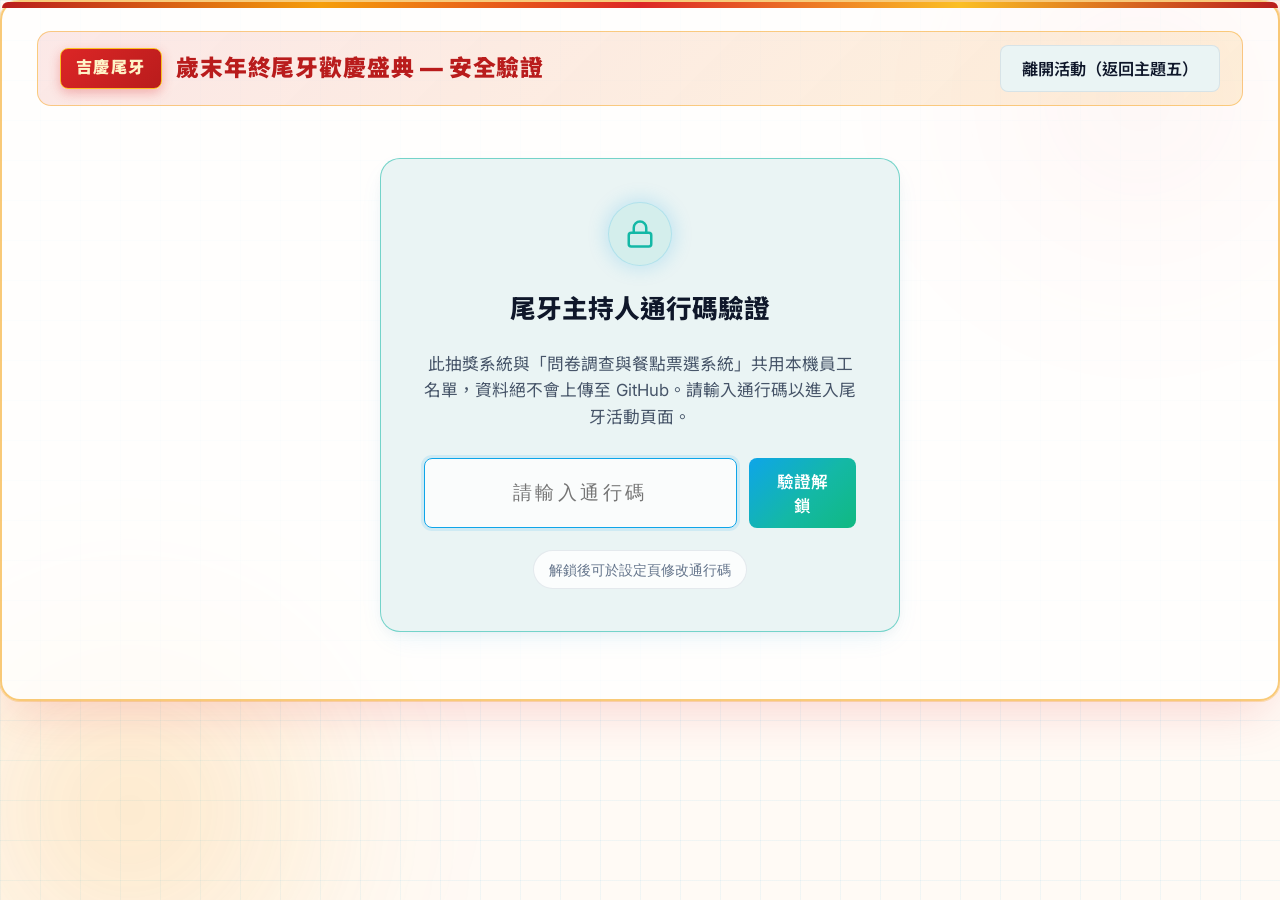
<file: public/lottery.html>
<!DOCTYPE html>
<html lang="zh-TW" data-theme="light">
<head>
    <meta charset="UTF-8" />
    <meta name="viewport" content="width=device-width, initial-scale=1.0" />
    <meta name="description" content="歲末年終尾牙自動化抽獎系統（離線雙模式版）：支援獎項抽人名與轉盤預設獎項同仁自抽。" />
    <title>歲末年終尾牙幸運輪盤抽獎系統 | 離線完整版</title>
    <link rel="manifest" href="./manifest.webmanifest" />
    <link rel="stylesheet" href="./css/style.css?v=20261114v1" />
</head>
<body data-lottery-entry="true">
    <!-- 科技網格與清新流體光暈背景 -->
    <div class="ambient-background" aria-hidden="true"></div>
    <div class="ambient-orb orb-primary" aria-hidden="true"></div>
    <div class="ambient-orb orb-secondary" aria-hidden="true"></div>
    <!-- 得獎慶祝煙花特效全螢幕畫布 -->
    <canvas id="fireworks-canvas" class="fireworks-canvas is-hidden" aria-hidden="true"></canvas>

    <!-- 隱藏主頁佔位結構以完整相容主控制器 -->
    <header class="top-navbar is-hidden" aria-hidden="true">
        <nav class="nav-tabs" id="nav-tabs"></nav>
        <span id="clock-text"></span>
        <button type="button" id="theme-toggle-btn" aria-label="切換亮暗主題"></button>
    </header>

    <main class="main-container">
        <div id="overview-section" class="is-hidden" aria-hidden="true">
            <div id="themes-grid"></div>
        </div>
        <section id="focus-section" aria-live="polite"></section>
    </main>

    <script src="./js/lottery_audio_data.js?v=20261114v1"></script>
    <script src="./js/app.js?v=20261114v1"></script>
</body>
</html>
</file>
<file: public/css/style.css>
/* ==========================================================================
   科技與清新融合風格 (Fresh Aero-Tech Design System)
   嚴格遵守無 Inline CSS 規範，所有視覺與動態樣式集中管理
   ========================================================================== */

:root {
    /* 清新科技亮色主題 (預設) */
    --bg-primary: #f4f9f9;
    --bg-secondary: #eaf4f4;
    --bg-surface: rgba(255, 255, 255, 0.78);
    --bg-surface-hover: rgba(255, 255, 255, 0.95);
    --bg-glass-strong: rgba(255, 255, 255, 0.88);

    /* 科技青與清新綠漸層色系 */
    --accent-cyan: #0ea5e9;
    --accent-teal: #14b8a6;
    --accent-emerald: #10b981;
    --accent-indigo: #6366f1;
    --accent-gradient: linear-gradient(135deg, #0ea5e9 0%, #14b8a6 55%, #10b981 100%);
    --accent-soft-bg: rgba(20, 184, 166, 0.1);
    --accent-cyan-soft: rgba(14, 165, 233, 0.12);

    /* 文字色彩 */
    --text-primary: #0f172a;
    --text-secondary: #475569;
    --text-muted: #64748b;
    --text-on-accent: #ffffff;

    /* 邊框與光影 */
    --border-light: rgba(14, 165, 233, 0.18);
    --border-subtle: rgba(148, 163, 184, 0.22);
    --border-active: rgba(20, 184, 166, 0.55);
    --shadow-soft: 0 10px 30px -10px rgba(14, 165, 233, 0.12), 0 4px 12px -2px rgba(15, 23, 42, 0.04);
    --shadow-hover: 0 18px 36px -12px rgba(20, 184, 166, 0.22), 0 6px 16px -4px rgba(15, 23, 42, 0.06);
    --glow-cyan: 0 0 20px rgba(14, 165, 233, 0.25);

    /* 網格背景線條 */
    --grid-line: rgba(14, 165, 233, 0.06);

    /* 尺寸與圓角 */
    --radius-sm: 8px;
    --radius-md: 14px;
    --radius-lg: 20px;
    --radius-pill: 9999px;
    --transition-fast: 0.2s cubic-bezier(0.16, 1, 0.3, 1);
    --transition-smooth: 0.35s cubic-bezier(0.16, 1, 0.3, 1);
}

[data-theme="dark"] {
    /* 深邃微光科技主題 */
    --bg-primary: #071118;
    --bg-secondary: #0c1b24;
    --bg-surface: rgba(15, 31, 42, 0.75);
    --bg-surface-hover: rgba(20, 41, 56, 0.92);
    --bg-glass-strong: rgba(12, 27, 36, 0.88);

    --accent-cyan: #38bdf8;
    --accent-teal: #2dd4bf;
    --accent-emerald: #34d399;
    --accent-indigo: #818cf8;
    --accent-gradient: linear-gradient(135deg, #38bdf8 0%, #2dd4bf 55%, #34d399 100%);
    --accent-soft-bg: rgba(45, 212, 191, 0.14);
    --accent-cyan-soft: rgba(56, 189, 248, 0.15);

    --text-primary: #f1f5f9;
    --text-secondary: #94a3b8;
    --text-muted: #64748b;
    --text-on-accent: #061016;

    --border-light: rgba(56, 189, 248, 0.22);
    --border-subtle: rgba(148, 163, 184, 0.14);
    --border-active: rgba(45, 212, 191, 0.6);
    --shadow-soft: 0 12px 32px -10px rgba(0, 0, 0, 0.45);
    --shadow-hover: 0 18px 40px -10px rgba(45, 212, 191, 0.2);
    --glow-cyan: 0 0 24px rgba(56, 189, 248, 0.3);
    --grid-line: rgba(56, 189, 248, 0.05);
}

/* 基礎重置 */
*,
*::before,
*::after {
    box-sizing: border-box;
    margin: 0;
    padding: 0;
}

html {
    font-size: 19px;
    scroll-behavior: smooth;
}

@media (min-width: 1440px) {
    html {
        font-size: 20px;
    }
}

body {
    font-family: "Inter", "Noto Sans TC", -apple-system, BlinkMacSystemFont, "Segoe UI", sans-serif;
    background-color: var(--bg-primary);
    color: var(--text-primary);
    line-height: 1.6;
    min-height: 100vh;
    display: flex;
    flex-direction: column;
    overflow-x: hidden;
    position: relative;
    transition: background-color var(--transition-smooth), color var(--transition-smooth);
}

/* 科技感幾何網格與清新流體光暈背景 */
.ambient-background {
    position: fixed;
    inset: 0;
    z-index: -1;
    pointer-events: none;
    background-image:
        linear-gradient(to right, var(--grid-line) 1px, transparent 1px),
        linear-gradient(to bottom, var(--grid-line) 1px, transparent 1px);
    background-size: 40px 40px;
}

.ambient-orb {
    position: fixed;
    border-radius: 50%;
    filter: blur(85px);
    z-index: -1;
    pointer-events: none;
    opacity: 0.55;
    transition: opacity var(--transition-smooth);
}

.orb-primary {
    width: 480px;
    height: 480px;
    top: -140px;
    right: -100px;
    background: radial-gradient(circle, rgba(20, 184, 166, 0.35) 0%, rgba(14, 165, 233, 0) 70%);
}

.orb-secondary {
    width: 540px;
    height: 540px;
    bottom: -180px;
    left: -140px;
    background: radial-gradient(circle, rgba(14, 165, 233, 0.28) 0%, rgba(16, 185, 129, 0) 70%);
}

/* 頂部導覽列（緊湊單行設計，且於特定節慶活動模式下自動隱藏不占空間） */
.top-navbar {
    position: sticky;
    top: 0;
    z-index: 100;
    background: var(--bg-glass-strong);
    backdrop-filter: blur(16px);
    -webkit-backdrop-filter: blur(16px);
    border-bottom: 1px solid var(--border-subtle);
    transition: background var(--transition-smooth), border-color var(--transition-smooth);
}

body.is-festive-gala-mode .top-navbar,
body.is-festive-gala-mode .site-footer,
body.is-festive-gala-mode .festive-side-hangings {
    display: none !important;
}

.navbar-container {
    max-width: 1620px;
    margin: 0 auto;
    padding: 0.5rem 1.25rem;
    display: flex;
    align-items: center;
    justify-content: space-between;
    gap: 0.85rem;
    flex-wrap: nowrap;
}

.brand-group {
    display: flex;
    align-items: center;
    gap: 0.65rem;
    text-decoration: none;
    color: var(--text-primary);
    flex-shrink: 0;
}

.brand-logo {
    width: 34px;
    height: 34px;
    border-radius: var(--radius-sm);
    background: var(--accent-gradient);
    display: flex;
    align-items: center;
    justify-content: center;
    color: var(--text-on-accent);
    box-shadow: var(--glow-cyan);
    flex-shrink: 0;
}

.brand-logo svg {
    width: 19px;
    height: 19px;
}

.brand-text-wrap {
    display: flex;
    flex-direction: column;
}

.brand-title {
    font-size: 0.95rem;
    font-weight: 700;
    letter-spacing: 0.02em;
    line-height: 1.2;
}

.brand-subtitle {
    font-size: 0.68rem;
    color: var(--text-muted);
    font-family: "JetBrains Mono", monospace;
    letter-spacing: 0.03em;
}

/* 導覽分頁按鈕列 */
.nav-tabs {
    display: flex;
    align-items: center;
    gap: 0.25rem;
    background: var(--bg-secondary);
    padding: 0.25rem;
    border-radius: var(--radius-pill);
    border: 1px solid var(--border-subtle);
    overflow-x: auto;
    max-width: 100%;
    scrollbar-width: none;
}

.nav-tabs::-webkit-scrollbar {
    display: none;
}

.nav-tab-btn {
    appearance: none;
    border: none;
    background: transparent;
    color: var(--text-secondary);
    font-family: inherit;
    font-size: 0.8rem;
    font-weight: 500;
    padding: 0.35rem 0.75rem;
    border-radius: var(--radius-pill);
    cursor: pointer;
    white-space: nowrap;
    transition: all var(--transition-fast);
    display: inline-flex;
    align-items: center;
    gap: 0.3rem;
}

.nav-tab-btn:hover {
    color: var(--text-primary);
    background: rgba(14, 165, 233, 0.08);
}

.nav-tab-btn.active {
    background: var(--accent-gradient);
    color: var(--text-on-accent);
    font-weight: 600;
    box-shadow: 0 2px 10px rgba(20, 184, 166, 0.3);
}

.nav-tab-code {
    font-family: "JetBrains Mono", monospace;
    font-size: 0.7rem;
    opacity: 0.8;
}

/* 右側工具與時間狀態區 */
.navbar-actions {
    display: flex;
    align-items: center;
    gap: 0.85rem;
}

.system-clock {
    font-family: "JetBrains Mono", monospace;
    font-size: 0.82rem;
    color: var(--text-secondary);
    background: var(--bg-secondary);
    padding: 0.4rem 0.8rem;
    border-radius: var(--radius-sm);
    border: 1px solid var(--border-subtle);
    display: flex;
    align-items: center;
    gap: 0.5rem;
}

.status-dot {
    width: 8px;
    height: 8px;
    border-radius: 50%;
    background-color: var(--accent-emerald);
    box-shadow: 0 0 8px var(--accent-emerald);
}

.icon-btn {
    appearance: none;
    border: 1px solid var(--border-subtle);
    background: var(--bg-surface);
    color: var(--text-primary);
    width: 38px;
    height: 38px;
    border-radius: var(--radius-sm);
    display: inline-flex;
    align-items: center;
    justify-content: center;
    cursor: pointer;
    transition: all var(--transition-fast);
}

.icon-btn:hover {
    border-color: var(--border-active);
    background: var(--bg-surface-hover);
    transform: translateY(-1px);
}

.icon-btn svg {
    width: 18px;
    height: 18px;
}

/* 主要內容容器 */
.main-container {
    max-width: 1620px;
    width: 100%;
    margin: 0 auto;
    padding: 2rem 1.75rem 3.5rem;
    flex: 1;
    display: flex;
    flex-direction: column;
    gap: 2rem;
}

/* 頂部英雄橫幅區 (Hero Banner) */
.hero-banner {
    background: var(--bg-surface);
    backdrop-filter: blur(16px);
    -webkit-backdrop-filter: blur(16px);
    border: 1px solid var(--border-light);
    border-radius: var(--radius-lg);
    padding: 2.25rem 2.5rem;
    box-shadow: var(--shadow-soft);
    display: grid;
    grid-template-columns: 1.5fr 1fr;
    gap: 2rem;
    align-items: center;
    position: relative;
    overflow: hidden;
}

.hero-banner::before {
    content: "";
    position: absolute;
    top: 0;
    left: 0;
    width: 100%;
    height: 4px;
    background: var(--accent-gradient);
}

.hero-badge {
    display: inline-flex;
    align-items: center;
    gap: 0.5rem;
    font-family: "JetBrains Mono", monospace;
    font-size: 0.75rem;
    font-weight: 600;
    color: var(--accent-teal);
    background: var(--accent-soft-bg);
    padding: 0.3rem 0.75rem;
    border-radius: var(--radius-pill);
    border: 1px solid var(--border-light);
    margin-bottom: 0.9rem;
}

.hero-title {
    font-size: 2rem;
    font-weight: 800;
    line-height: 1.25;
    margin-bottom: 0.75rem;
    letter-spacing: -0.02em;
}

.hero-description {
    color: var(--text-secondary);
    font-size: 0.98rem;
    max-width: 640px;
    margin-bottom: 1.25rem;
}

.hero-stats-row {
    display: flex;
    flex-wrap: wrap;
    gap: 1rem;
}

.stat-pill {
    background: var(--bg-secondary);
    border: 1px solid var(--border-subtle);
    padding: 0.5rem 0.95rem;
    border-radius: var(--radius-sm);
    display: flex;
    align-items: center;
    gap: 0.6rem;
}

.stat-pill-label {
    font-size: 0.78rem;
    color: var(--text-muted);
}

.stat-pill-value {
    font-family: "JetBrains Mono", monospace;
    font-size: 0.9rem;
    font-weight: 700;
    color: var(--accent-cyan);
}

/* 右側即時工作隨手記 (Quick Scratchpad) */
.quick-scratchpad {
    background: var(--bg-secondary);
    border: 1px solid var(--border-subtle);
    border-radius: var(--radius-md);
    padding: 1.15rem;
    display: flex;
    flex-direction: column;
    gap: 0.65rem;
}

.scratchpad-header {
    display: flex;
    align-items: center;
    justify-content: space-between;
}

.scratchpad-title {
    font-size: 0.85rem;
    font-weight: 600;
    color: var(--text-primary);
    display: flex;
    align-items: center;
    gap: 0.4rem;
}

.scratchpad-title svg {
    width: 16px;
    height: 16px;
    color: var(--accent-teal);
}

.scratchpad-status {
    font-family: "JetBrains Mono", monospace;
    font-size: 0.72rem;
    color: var(--text-muted);
}

.scratchpad-textarea {
    width: 100%;
    min-height: 92px;
    resize: vertical;
    border: 1px solid var(--border-subtle);
    border-radius: var(--radius-sm);
    background: var(--bg-surface);
    color: var(--text-primary);
    font-family: inherit;
    font-size: 0.875rem;
    padding: 0.65rem 0.8rem;
    line-height: 1.5;
    transition: border-color var(--transition-fast);
}

.scratchpad-textarea:focus {
    outline: none;
    border-color: var(--accent-teal);
}

/* 搜尋與篩選控制列 */
.section-toolbar {
    display: flex;
    align-items: center;
    justify-content: space-between;
    gap: 1rem;
    flex-wrap: wrap;
}

.section-heading-group {
    display: flex;
    flex-direction: column;
    gap: 0.2rem;
}

.section-heading {
    font-size: 1.3rem;
    font-weight: 700;
    display: flex;
    align-items: center;
    gap: 0.6rem;
}

.section-subheading {
    font-size: 0.86rem;
    color: var(--text-muted);
}

.search-box {
    position: relative;
    min-width: 260px;
}

.search-box svg {
    position: absolute;
    left: 0.85rem;
    top: 50%;
    transform: translateY(-50%);
    width: 16px;
    height: 16px;
    color: var(--text-muted);
    pointer-events: none;
}

.search-input {
    width: 100%;
    padding: 0.55rem 0.9rem 0.55rem 2.4rem;
    border-radius: var(--radius-pill);
    border: 1px solid var(--border-subtle);
    background: var(--bg-surface);
    color: var(--text-primary);
    font-family: inherit;
    font-size: 0.875rem;
    transition: all var(--transition-fast);
}

.search-input:focus {
    outline: none;
    border-color: var(--accent-cyan);
    box-shadow: 0 0 0 3px var(--accent-cyan-soft);
}

/* 四大核心專案主題網格區 (每列2個放大展示) */
.themes-grid {
    display: grid;
    grid-template-columns: repeat(2, minmax(0, 1fr));
    gap: 2.25rem;
}

.theme-card {
    background: var(--bg-surface);
    backdrop-filter: blur(14px);
    -webkit-backdrop-filter: blur(14px);
    border: 2px solid var(--border-subtle);
    border-radius: var(--radius-xl);
    padding: 2.35rem 2.15rem;
    box-shadow: var(--shadow-soft);
    display: flex;
    flex-direction: column;
    justify-content: space-between;
    gap: 1.65rem;
    transition: all var(--transition-smooth);
    position: relative;
    overflow: hidden;
    cursor: pointer;
}

.theme-card:hover {
    transform: translateY(-4px);
    border-color: var(--border-active);
    box-shadow: var(--shadow-hover);
    background: var(--bg-surface-hover);
}

.theme-card-top {
    display: flex;
    flex-direction: column;
    gap: 0.95rem;
}

.theme-card-header {
    display: flex;
    align-items: flex-start;
    justify-content: space-between;
    gap: 1rem;
}

.theme-icon-box {
    width: 48px;
    height: 48px;
    border-radius: var(--radius-md);
    background: var(--accent-soft-bg);
    border: 1px solid var(--border-light);
    display: flex;
    align-items: center;
    justify-content: center;
    color: var(--accent-teal);
    flex-shrink: 0;
    transition: transform var(--transition-fast);
}

.theme-card:hover .theme-icon-box {
    transform: scale(1.06);
    background: var(--accent-gradient);
    color: var(--text-on-accent);
}

.theme-icon-box svg {
    width: 24px;
    height: 24px;
}

.theme-meta-tags {
    display: flex;
    align-items: center;
    gap: 0.45rem;
}

.theme-code-badge {
    font-family: "JetBrains Mono", monospace;
    font-size: 0.75rem;
    font-weight: 600;
    color: var(--accent-cyan);
    background: var(--accent-cyan-soft);
    padding: 0.2rem 0.6rem;
    border-radius: var(--radius-sm);
}

.theme-status-badge {
    font-size: 0.72rem;
    font-weight: 600;
    color: var(--accent-emerald);
    background: var(--accent-soft-bg);
    padding: 0.2rem 0.6rem;
    border-radius: var(--radius-sm);
    border: 1px solid var(--border-light);
}

.theme-title {
    font-size: 1.22rem;
    font-weight: 700;
    color: var(--text-primary);
}

.theme-subtitle {
    font-size: 0.82rem;
    font-family: "JetBrains Mono", monospace;
    color: var(--text-muted);
    margin-top: -0.6rem;
}

.theme-desc {
    font-size: 0.9rem;
    color: var(--text-secondary);
}

/* 預留子功能插槽列表 */
.slot-list {
    list-style: none;
    display: flex;
    flex-direction: column;
    gap: 0.5rem;
    margin-top: 0.25rem;
}

.slot-item {
    display: flex;
    align-items: center;
    justify-content: space-between;
    font-size: 0.84rem;
    padding: 0.5rem 0.75rem;
    border-radius: var(--radius-sm);
    background: var(--bg-secondary);
    border: 1px dashed var(--border-subtle);
    color: var(--text-secondary);
}

.slot-item-name {
    display: flex;
    align-items: center;
    gap: 0.5rem;
}

.slot-bullet {
    width: 6px;
    height: 6px;
    border-radius: 50%;
    background-color: var(--accent-cyan);
}

.slot-tag {
    font-family: "JetBrains Mono", monospace;
    font-size: 0.7rem;
    color: var(--text-muted);
}

.theme-card-footer {
    display: flex;
    align-items: center;
    justify-content: space-between;
    padding-top: 1rem;
    border-top: 1px solid var(--border-subtle);
}

.theme-route-hint {
    font-family: "JetBrains Mono", monospace;
    font-size: 0.75rem;
    color: var(--text-muted);
}

.explore-btn {
    appearance: none;
    border: 1px solid var(--border-light);
    background: var(--accent-soft-bg);
    color: var(--accent-teal);
    font-family: inherit;
    font-size: 0.82rem;
    font-weight: 600;
    padding: 0.45rem 0.95rem;
    border-radius: var(--radius-sm);
    cursor: pointer;
    display: inline-flex;
    align-items: center;
    gap: 0.4rem;
    transition: all var(--transition-fast);
}

.explore-btn:hover {
    background: var(--accent-gradient);
    color: var(--text-on-accent);
    border-color: transparent;
}

.explore-btn svg {
    width: 15px;
    height: 15px;
}

/* 單一主題展開檢視面板 (Focus View) */
.theme-focus-panel {
    background: var(--bg-surface);
    backdrop-filter: blur(16px);
    -webkit-backdrop-filter: blur(16px);
    border: 1px solid var(--border-active);
    border-radius: var(--radius-lg);
    padding: 2.25rem;
    box-shadow: var(--shadow-soft);
    display: flex;
    flex-direction: column;
    gap: 1.75rem;
}

.focus-header {
    display: flex;
    align-items: flex-start;
    justify-content: space-between;
    gap: 1.5rem;
    flex-wrap: wrap;
    padding-bottom: 1.25rem;
    border-bottom: 1px solid var(--border-subtle);
}

.focus-title-group {
    display: flex;
    flex-direction: column;
    gap: 0.4rem;
}

.focus-title {
    font-size: 1.65rem;
    font-weight: 800;
}

.back-overview-btn {
    appearance: none;
    border: 1px solid var(--border-subtle);
    background: var(--bg-secondary);
    color: var(--text-primary);
    font-family: inherit;
    font-size: 0.85rem;
    font-weight: 600;
    padding: 0.55rem 1.1rem;
    border-radius: var(--radius-sm);
    cursor: pointer;
    display: inline-flex;
    align-items: center;
    gap: 0.5rem;
    transition: all var(--transition-fast);
}

.back-overview-btn:hover {
    border-color: var(--accent-cyan);
    color: var(--accent-cyan);
}

.focus-modules-grid {
    display: grid;
    grid-template-columns: repeat(auto-fill, minmax(280px, 1fr));
    gap: 1.25rem;
}

.module-placeholder-card {
    background: var(--bg-secondary);
    border: 1px dashed var(--border-light);
    border-radius: var(--radius-md);
    padding: 1.35rem;
    display: flex;
    flex-direction: column;
    gap: 0.65rem;
}

.module-placeholder-title {
    font-size: 1rem;
    font-weight: 700;
    color: var(--text-primary);
}

.module-placeholder-desc {
    font-size: 0.85rem;
    color: var(--text-secondary);
}

/* 自訂規劃想法紀錄器 (Idea Backlog within Focus View) */
.idea-capture-box {
    background: var(--bg-secondary);
    border: 1px solid var(--border-subtle);
    border-radius: var(--radius-md);
    padding: 1.35rem;
    display: flex;
    flex-direction: column;
    gap: 0.9rem;
}

.idea-form-row {
    display: flex;
    gap: 0.75rem;
    flex-wrap: wrap;
}

.idea-input {
    flex: 1;
    min-width: 220px;
    padding: 0.6rem 0.9rem;
    border-radius: var(--radius-sm);
    border: 1px solid var(--border-subtle);
    background: var(--bg-surface);
    color: var(--text-primary);
    font-family: inherit;
    font-size: 0.875rem;
}

.idea-input:focus {
    outline: none;
    border-color: var(--accent-teal);
}

.primary-btn {
    appearance: none;
    border: none;
    background: var(--accent-gradient);
    color: var(--text-on-accent);
    font-family: inherit;
    font-size: 0.875rem;
    font-weight: 600;
    padding: 0.6rem 1.25rem;
    border-radius: var(--radius-sm);
    cursor: pointer;
    transition: opacity var(--transition-fast), transform var(--transition-fast);
}

.primary-btn:hover {
    opacity: 0.92;
    transform: translateY(-1px);
}

.idea-list {
    list-style: none;
    display: flex;
    flex-direction: column;
    gap: 0.5rem;
}

.idea-list-item {
    display: flex;
    align-items: center;
    justify-content: space-between;
    background: var(--bg-surface);
    padding: 0.6rem 0.9rem;
    border-radius: var(--radius-sm);
    border: 1px solid var(--border-subtle);
    font-size: 0.875rem;
}

.delete-idea-btn {
    appearance: none;
    border: none;
    background: transparent;
    color: var(--text-muted);
    font-size: 0.78rem;
    cursor: pointer;
    padding: 0.2rem 0.5rem;
    border-radius: var(--radius-sm);
}

.delete-idea-btn:hover {
    color: #ef4444;
    background: rgba(239, 68, 68, 0.1);
}

/* 隱藏狀態輔助類別 */
.is-hidden {
    display: none !important;
}

/* 頁尾資訊區 */
.site-footer {
    margin-top: auto;
    border-top: 1px solid var(--border-subtle);
    background: var(--bg-glass-strong);
    backdrop-filter: blur(12px);
    -webkit-backdrop-filter: blur(12px);
}

.footer-container {
    max-width: 1360px;
    margin: 0 auto;
    padding: 1.25rem 1.75rem;
    display: flex;
    align-items: center;
    justify-content: space-between;
    flex-wrap: wrap;
    gap: 1rem;
    font-size: 0.82rem;
    color: var(--text-muted);
}

.footer-tech-tags {
    display: flex;
    align-items: center;
    gap: 0.75rem;
    font-family: "JetBrains Mono", monospace;
    font-size: 0.75rem;
}

/* ==========================================================================
   主題五：多元非正式主題任務中心 & 年終尾牙自動化抽獎子系統樣式
   ========================================================================== */

/* 全螢幕煙花特效畫布 */
.fireworks-canvas {
    position: fixed;
    inset: 0;
    width: 100vw;
    height: 100vh;
    pointer-events: none;
    z-index: 9999;
}

/* 主題五：非正式任務子系統卡片網格 */
.informal-systems-grid {
    display: grid;
    grid-template-columns: repeat(auto-fill, minmax(320px, 1fr));
    gap: 1.35rem;
}

.informal-system-card {
    background: var(--bg-secondary);
    border: 1px solid var(--border-subtle);
    border-radius: var(--radius-md);
    padding: 1.5rem;
    display: flex;
    flex-direction: column;
    justify-content: space-between;
    gap: 1.15rem;
    transition: all var(--transition-smooth);
}

.informal-system-card.is-featured {
    background: var(--bg-surface);
    border: 1.5px solid var(--border-active);
    box-shadow: var(--shadow-soft);
}

.informal-system-card.is-featured:hover {
    transform: translateY(-3px);
    box-shadow: var(--shadow-hover);
}

.informal-card-body {
    display: flex;
    flex-direction: column;
    gap: 0.65rem;
}

.informal-card-actions {
    display: flex;
    align-items: center;
    gap: 0.65rem;
    flex-wrap: wrap;
    padding-top: 0.85rem;
    border-top: 1px solid var(--border-subtle);
}

/* 尾牙子系統內部頂部切換導覽列 (獨立頁面切換) */
.lottery-subpage-bar {
    display: flex;
    align-items: center;
    justify-content: space-between;
    gap: 1rem;
    flex-wrap: wrap;
    background: var(--bg-secondary);
    border: 1px solid var(--border-subtle);
    border-radius: var(--radius-md);
    padding: 0.75rem 1.15rem;
}

.lottery-subpage-tabs {
    display: flex;
    align-items: center;
    gap: 0.5rem;
    flex-wrap: wrap;
}

.subpage-tab-btn {
    appearance: none;
    border: 1px solid var(--border-subtle);
    background: var(--bg-surface);
    color: var(--text-secondary);
    font-family: inherit;
    font-size: 0.9rem;
    font-weight: 600;
    padding: 0.55rem 1.15rem;
    border-radius: var(--radius-sm);
    cursor: pointer;
    display: inline-flex;
    align-items: center;
    gap: 0.5rem;
    transition: all var(--transition-fast);
}

.subpage-tab-btn:hover {
    border-color: var(--accent-cyan);
    color: var(--text-primary);
}

.subpage-tab-btn.active {
    background: var(--accent-gradient);
    color: var(--text-on-accent);
    border-color: transparent;
    box-shadow: var(--glow-cyan);
}

.subpage-tab-btn svg {
    width: 17px;
    height: 17px;
}

/* 通行碼驗證鎖定面板 (Passcode Gate) */
.passcode-gate-card {
    max-width: 520px;
    margin: 1.5rem auto;
    background: var(--bg-secondary);
    border: 1px solid var(--border-active);
    border-radius: var(--radius-lg);
    padding: 2.25rem;
    text-align: center;
    display: flex;
    flex-direction: column;
    align-items: center;
    gap: 1.15rem;
    box-shadow: var(--shadow-soft);
}

.gate-icon-circle {
    width: 64px;
    height: 64px;
    border-radius: 50%;
    background: var(--accent-soft-bg);
    border: 1px solid var(--border-light);
    display: flex;
    align-items: center;
    justify-content: center;
    color: var(--accent-teal);
    box-shadow: var(--glow-cyan);
}

.gate-icon-circle svg {
    width: 30px;
    height: 30px;
}

.gate-title {
    font-size: 1.35rem;
    font-weight: 800;
}

.gate-desc {
    font-size: 0.88rem;
    color: var(--text-secondary);
    line-height: 1.6;
}

.gate-form {
    width: 100%;
    display: flex;
    gap: 0.65rem;
    margin-top: 0.25rem;
}

.gate-input {
    flex: 1;
    padding: 0.7rem 1rem;
    border-radius: var(--radius-sm);
    border: 1px solid var(--border-subtle);
    background: var(--bg-surface);
    color: var(--text-primary);
    font-family: "JetBrains Mono", monospace;
    font-size: 1rem;
    text-align: center;
    letter-spacing: 0.18em;
}

.gate-input:focus {
    outline: none;
    border-color: var(--accent-cyan);
    box-shadow: 0 0 0 3px var(--accent-cyan-soft);
}

.gate-hint {
    font-family: "JetBrains Mono", monospace;
    font-size: 0.76rem;
    color: var(--text-muted);
    background: var(--bg-surface);
    padding: 0.35rem 0.8rem;
    border-radius: var(--radius-pill);
    border: 1px solid var(--border-subtle);
}

.gate-error-msg {
    font-size: 0.82rem;
    color: #ef4444;
    font-weight: 600;
}

/* 隱私安全狀態橫幅與控制頂欄 */
.lottery-top-bar {
    display: flex;
    align-items: center;
    justify-content: space-between;
    gap: 1rem;
    flex-wrap: wrap;
    background: var(--accent-soft-bg);
    border: 1px solid var(--border-light);
    border-radius: var(--radius-md);
    padding: 0.85rem 1.25rem;
}

.privacy-shield-info {
    display: flex;
    align-items: center;
    gap: 0.65rem;
    font-size: 0.85rem;
    color: var(--text-primary);
    font-weight: 500;
}

.privacy-shield-info svg {
    width: 20px;
    height: 20px;
    color: var(--accent-emerald);
    flex-shrink: 0;
}

.lottery-top-actions {
    display: flex;
    align-items: center;
    gap: 0.6rem;
    flex-wrap: wrap;
}

.secondary-btn {
    appearance: none;
    border: 1px solid var(--border-subtle);
    background: var(--bg-surface);
    color: var(--text-primary);
    font-family: inherit;
    font-size: 0.82rem;
    font-weight: 600;
    padding: 0.45rem 0.9rem;
    border-radius: var(--radius-sm);
    cursor: pointer;
    display: inline-flex;
    align-items: center;
    gap: 0.4rem;
    transition: all var(--transition-fast);
}

.secondary-btn:hover:not(:disabled) {
    border-color: var(--accent-cyan);
    color: var(--accent-cyan);
    background: var(--bg-surface-hover);
}

.secondary-btn:disabled {
    opacity: 0.5;
    cursor: not-allowed;
}

.danger-outline-btn {
    appearance: none;
    border: 1px solid rgba(239, 68, 68, 0.35);
    background: rgba(239, 68, 68, 0.06);
    color: #ef4444;
    font-family: inherit;
    font-size: 0.82rem;
    font-weight: 600;
    padding: 0.45rem 0.9rem;
    border-radius: var(--radius-sm);
    cursor: pointer;
    transition: all var(--transition-fast);
}

.danger-outline-btn:hover {
    background: #ef4444;
    color: #ffffff;
}

/* ==========================================================================
   獨立子頁面 A：名單匯入與獎項金額預設管理頁
   ========================================================================== */

.lottery-admin-grid {
    display: grid;
    grid-template-columns: 1.05fr 1fr;
    gap: 1.5rem;
    align-items: start;
}

.lottery-panel-card {
    background: var(--bg-secondary);
    border: 1px solid var(--border-subtle);
    border-radius: var(--radius-md);
    padding: 1.5rem;
    display: flex;
    flex-direction: column;
    gap: 1.15rem;
}

.lottery-panel-title {
    font-size: 1.08rem;
    font-weight: 700;
    display: flex;
    align-items: center;
    justify-content: space-between;
    gap: 0.5rem;
}

.lottery-stats-grid {
    display: grid;
    grid-template-columns: repeat(3, 1fr);
    gap: 0.75rem;
}

.lottery-stat-box {
    background: var(--bg-surface);
    border: 1px solid var(--border-subtle);
    border-radius: var(--radius-sm);
    padding: 0.75rem;
    text-align: center;
    display: flex;
    flex-direction: column;
    gap: 0.2rem;
}

.lottery-stat-num {
    font-family: "JetBrains Mono", monospace;
    font-size: 1.45rem;
    font-weight: 800;
    color: var(--accent-cyan);
}

.lottery-stat-label {
    font-size: 0.76rem;
    color: var(--text-muted);
}

.roster-textarea {
    width: 100%;
    min-height: 140px;
    resize: vertical;
    border: 1px solid var(--border-subtle);
    border-radius: var(--radius-sm);
    background: var(--bg-surface);
    color: var(--text-primary);
    font-family: inherit;
    font-size: 0.85rem;
    padding: 0.7rem 0.85rem;
    line-height: 1.55;
}

.roster-textarea:focus {
    outline: none;
    border-color: var(--accent-teal);
}

.file-upload-row {
    display: flex;
    align-items: center;
    gap: 0.6rem;
    flex-wrap: wrap;
}

.file-upload-label {
    display: inline-flex;
    align-items: center;
    gap: 0.4rem;
    padding: 0.5rem 0.95rem;
    border-radius: var(--radius-sm);
    border: 1px dashed var(--border-active);
    background: var(--bg-surface);
    color: var(--accent-teal);
    font-size: 0.82rem;
    font-weight: 600;
    cursor: pointer;
    transition: all var(--transition-fast);
}

.file-upload-label:hover {
    background: var(--accent-soft-bg);
}

.hidden-file-input {
    display: none;
}

/* 獎項與金額預設清單設定 */
.prize-config-form {
    display: grid;
    grid-template-columns: 1.2fr 1fr auto;
    gap: 0.6rem;
}

.prize-config-list {
    list-style: none;
    display: flex;
    flex-direction: column;
    gap: 0.5rem;
    max-height: 240px;
    overflow-y: auto;
}

.prize-config-item {
    display: flex;
    align-items: center;
    justify-content: space-between;
    gap: 0.75rem;
    background: var(--bg-surface);
    border: 1px solid var(--border-subtle);
    border-radius: var(--radius-sm);
    padding: 0.6rem 0.9rem;
}

.prize-config-info {
    display: flex;
    align-items: center;
    gap: 0.65rem;
    flex-wrap: wrap;
}

.prize-config-name {
    font-weight: 700;
    font-size: 0.92rem;
    color: var(--text-primary);
}

.prize-amount-badge {
    font-family: "JetBrains Mono", monospace;
    font-size: 0.8rem;
    font-weight: 700;
    color: var(--accent-emerald);
    background: var(--accent-soft-bg);
    padding: 0.18rem 0.6rem;
    border-radius: var(--radius-pill);
    border: 1px solid var(--border-light);
}

/* 待抽名單預覽膠囊區 */
.pool-preview-chips {
    display: flex;
    flex-wrap: wrap;
    gap: 0.4rem;
    max-height: 165px;
    overflow-y: auto;
    padding: 0.6rem;
    background: var(--bg-surface);
    border: 1px solid var(--border-subtle);
    border-radius: var(--radius-sm);
}

.pool-person-chip {
    font-size: 0.78rem;
    padding: 0.22rem 0.6rem;
    border-radius: var(--radius-sm);
    background: var(--bg-secondary);
    border: 1px solid var(--border-subtle);
    color: var(--text-secondary);
}

/* ==========================================================================
   獨立子頁面 B：大型展演抽獎舞台 (Grand Stage Draw View)
   ========================================================================== */

.grand-stage-wrapper {
    display: flex;
    flex-direction: column;
    gap: 1.5rem;
}

/* 舞台頂部即時獎項、臨時金額與抽選人數控制列 */
.stage-live-control-card {
    background: var(--bg-secondary);
    border: 1px solid var(--border-subtle);
    border-radius: var(--radius-lg);
    padding: 1.35rem 1.65rem;
    display: flex;
    flex-direction: column;
    gap: 1.1rem;
}

.stage-preset-bar {
    display: flex;
    align-items: center;
    justify-content: space-between;
    gap: 1rem;
    flex-wrap: wrap;
}

.prize-preset-chips {
    display: flex;
    flex-wrap: wrap;
    gap: 0.5rem;
}

.prize-chip-btn {
    appearance: none;
    border: 1px solid var(--border-subtle);
    background: var(--bg-surface);
    color: var(--text-secondary);
    font-family: inherit;
    font-size: 0.82rem;
    font-weight: 600;
    padding: 0.4rem 0.85rem;
    border-radius: var(--radius-pill);
    cursor: pointer;
    display: inline-flex;
    align-items: center;
    gap: 0.4rem;
    transition: all var(--transition-fast);
}

.prize-chip-btn:hover,
.prize-chip-btn.active {
    background: var(--accent-soft-bg);
    color: var(--accent-teal);
    border-color: var(--border-active);
    box-shadow: 0 2px 8px rgba(20, 184, 166, 0.15);
}

.stage-live-inputs-row {
    display: grid;
    grid-template-columns: 1.2fr 1fr 1.1fr;
    gap: 1rem;
    align-items: end;
}

.live-input-group {
    display: flex;
    flex-direction: column;
    gap: 0.35rem;
}

.live-input-label {
    font-size: 0.8rem;
    font-weight: 600;
    color: var(--text-secondary);
}

.live-stage-input {
    width: 100%;
    padding: 0.65rem 0.95rem;
    border-radius: var(--radius-sm);
    border: 1px solid var(--border-subtle);
    background: var(--bg-surface);
    color: var(--text-primary);
    font-family: inherit;
    font-size: 0.95rem;
    font-weight: 700;
    transition: border-color var(--transition-fast);
}

.live-stage-input:focus {
    outline: none;
    border-color: var(--accent-cyan);
    box-shadow: 0 0 0 3px var(--accent-cyan-soft);
}

.live-amount-highlight {
    font-family: "JetBrains Mono", monospace;
    color: var(--accent-emerald);
}

.batch-size-selector {
    display: grid;
    grid-template-columns: repeat(3, 1fr);
    gap: 0.5rem;
}

.batch-option-btn {
    appearance: none;
    border: 1px solid var(--border-subtle);
    background: var(--bg-surface);
    color: var(--text-secondary);
    font-family: inherit;
    padding: 0.55rem 0.5rem;
    border-radius: var(--radius-sm);
    cursor: pointer;
    display: flex;
    align-items: center;
    justify-content: center;
    gap: 0.35rem;
    transition: all var(--transition-fast);
}

.batch-option-btn:hover {
    border-color: var(--accent-cyan);
    color: var(--text-primary);
}

.batch-option-btn.active {
    background: var(--accent-gradient);
    color: var(--text-on-accent);
    border-color: transparent;
    box-shadow: var(--glow-cyan);
}

.batch-option-num {
    font-family: "JetBrains Mono", monospace;
    font-size: 1.05rem;
    font-weight: 800;
}

.batch-option-label {
    font-size: 0.82rem;
    font-weight: 700;
}

/* ==========================================================================
   特定活動專屬：歲末年終尾牙節慶模式 (Festive Year-End Gala Mode)
   包含全畫面沉浸式版面、左右懸掛動態鞭炮串與喜慶宮燈、紅金流光大舞台
   ========================================================================== */

body.is-festive-gala-mode {
    --festive-red: #dc2626;
    --festive-crimson: #b91c1c;
    --festive-deep-red: #7f1d1d;
    --festive-gold: #f59e0b;
    --festive-bright-gold: #fbbf24;
    --festive-pale-gold: #fef3c7;
    --festive-gradient: linear-gradient(135deg, #dc2626 0%, #e11d48 48%, #f59e0b 100%);
    --festive-gold-gradient: linear-gradient(135deg, #f59e0b 0%, #fbbf24 50%, #d97706 100%);
    background-color: #fffaf5;
}

html[data-theme="dark"] body.is-festive-gala-mode {
    background-color: #16070a;
}

body.is-festive-gala-mode .orb-primary {
    background: radial-gradient(circle, rgba(220, 38, 38, 0.28) 0%, rgba(245, 158, 11, 0) 70%);
    opacity: 0.75;
}

body.is-festive-gala-mode .orb-secondary {
    background: radial-gradient(circle, rgba(245, 158, 11, 0.32) 0%, rgba(225, 29, 72, 0) 70%);
    opacity: 0.75;
}

body.is-festive-gala-mode .main-container {
    max-width: 1480px;
    padding: 1rem 5.5rem 2rem;
}

/* 節慶活動主外框 */
.festive-gala-panel {
    position: relative;
    background: var(--bg-surface);
    border: 2px solid rgba(245, 158, 11, 0.55);
    border-radius: var(--radius-lg);
    padding: 1.5rem 1.85rem 2rem;
    box-shadow:
        0 20px 50px -12px rgba(220, 38, 38, 0.18),
        0 0 0 1px rgba(245, 158, 11, 0.25);
    display: flex;
    flex-direction: column;
    gap: 1.25rem;
}

.festive-gala-panel::before {
    content: "";
    position: absolute;
    top: 0;
    left: 0;
    right: 0;
    height: 6px;
    border-radius: var(--radius-lg) var(--radius-lg) 0 0;
    background: linear-gradient(90deg, #b91c1c 0%, #f59e0b 25%, #dc2626 50%, #fbbf24 75%, #b91c1c 100%);
}

/* 左右兩側懸掛式立體紅金鞭炮串與喜慶燈籠 (Hanging Firecracker Strings) */
.festive-side-hangings {
    position: fixed;
    top: 0;
    bottom: 0;
    width: 86px;
    z-index: 80;
    pointer-events: none;
    display: flex;
    flex-direction: column;
    align-items: center;
}

.festive-side-hangings.is-left {
    left: 8px;
    transform-origin: top center;
    animation: firecrackerSwayLeft 3.6s infinite ease-in-out alternate;
}

.festive-side-hangings.is-right {
    right: 8px;
    transform-origin: top center;
    animation: firecrackerSwayRight 3.6s infinite ease-in-out alternate;
}

.firecracker-svg {
    width: 84px;
    height: auto;
    max-height: 92vh;
    filter: drop-shadow(0 8px 16px rgba(185, 28, 28, 0.28));
}

.firecracker-spark-group {
    transform-origin: center;
    animation: sparkBurstPulse 0.45s infinite alternate ease-in-out;
}

@keyframes firecrackerSwayLeft {
    0% {
        transform: rotate(-1.8deg);
    }
    100% {
        transform: rotate(2.2deg);
    }
}

@keyframes firecrackerSwayRight {
    0% {
        transform: rotate(2.2deg);
    }
    100% {
        transform: rotate(-1.8deg);
    }
}

@keyframes sparkBurstPulse {
    0% {
        opacity: 0.55;
        transform: scale(0.86);
    }
    100% {
        opacity: 1;
        transform: scale(1.16);
    }
}

/* 尾牙活動頂部橫額與導覽條 */
.festive-header-ribbon {
    display: flex;
    align-items: center;
    justify-content: space-between;
    gap: 1rem;
    flex-wrap: wrap;
    background: linear-gradient(135deg, rgba(220, 38, 38, 0.1) 0%, rgba(245, 158, 11, 0.14) 100%);
    border: 1px solid rgba(245, 158, 11, 0.45);
    border-radius: var(--radius-md);
    padding: 0.7rem 1.15rem;
}

.festive-brand-emblem {
    display: flex;
    align-items: center;
    gap: 0.75rem;
}

.festive-emblem-badge {
    background: linear-gradient(135deg, #dc2626 0%, #b91c1c 100%);
    color: #fef3c7;
    border: 1.5px solid #fbbf24;
    font-weight: 900;
    font-size: 0.85rem;
    padding: 0.35rem 0.8rem;
    border-radius: var(--radius-sm);
    letter-spacing: 0.08em;
    box-shadow: 0 4px 12px rgba(220, 38, 38, 0.3);
}

.festive-emblem-title {
    font-size: 1.2rem;
    font-weight: 900;
    color: #b91c1c;
    letter-spacing: 0.04em;
}

html[data-theme="dark"] .festive-emblem-title {
    color: #fbbf24;
}

.subpage-tab-btn.is-festive-tab.active {
    background: linear-gradient(135deg, #dc2626 0%, #f59e0b 100%);
    color: #ffffff;
    border-color: transparent;
    box-shadow: 0 4px 14px rgba(220, 38, 38, 0.35);
}

/* 可收合式舞台獎項與臨時加碼設定抽屜 */
.stage-config-drawer {
    background: rgba(245, 158, 11, 0.07);
    border: 1px solid rgba(245, 158, 11, 0.38);
    border-radius: var(--radius-md);
    padding: 1rem 1.35rem;
    display: flex;
    flex-direction: column;
    gap: 0.9rem;
}

/* 超大型喜慶紅金開獎主舞台展示區 */
.grand-stage-arena {
    background:
        radial-gradient(circle at 50% 18%, rgba(245, 158, 11, 0.16) 0%, rgba(220, 38, 38, 0.06) 55%, transparent 100%),
        var(--bg-surface);
    border: 2.5px solid #f59e0b;
    border-radius: var(--radius-lg);
    padding: 2.35rem 2.25rem;
    min-height: 470px;
    display: flex;
    flex-direction: column;
    align-items: center;
    justify-content: space-between;
    gap: 1.85rem;
    position: relative;
    overflow: hidden;
    box-shadow:
        0 20px 50px -15px rgba(185, 28, 28, 0.22),
        inset 0 0 36px rgba(245, 158, 11, 0.12);
}

.grand-stage-arena::before {
    content: "";
    position: absolute;
    top: 0;
    left: 0;
    right: 0;
    height: 6px;
    background: linear-gradient(90deg, #dc2626 0%, #fbbf24 50%, #dc2626 100%);
}

/* 舞台四角傳統融合科技感雕花邊角 */
.stage-corner-ornament {
    position: absolute;
    width: 38px;
    height: 38px;
    border-color: #f59e0b;
    border-style: solid;
    pointer-events: none;
    opacity: 0.75;
}

.stage-corner-ornament.top-left {
    top: 12px;
    left: 12px;
    border-width: 3px 0 0 3px;
    border-top-left-radius: 8px;
}

.stage-corner-ornament.top-right {
    top: 12px;
    right: 12px;
    border-width: 3px 3px 0 0;
    border-top-right-radius: 8px;
}

.stage-corner-ornament.bottom-left {
    bottom: 12px;
    left: 12px;
    border-width: 0 0 3px 3px;
    border-bottom-left-radius: 8px;
}

.stage-corner-ornament.bottom-right {
    bottom: 12px;
    right: 12px;
    border-width: 0 3px 3px 0;
    border-bottom-right-radius: 8px;
}

.grand-stage-header {
    text-align: center;
    display: flex;
    flex-direction: column;
    align-items: center;
    gap: 0.6rem;
    z-index: 2;
}

.festive-stage-kicker {
    font-size: 0.82rem;
    font-weight: 800;
    letter-spacing: 0.22em;
    color: #dc2626;
    background: rgba(220, 38, 38, 0.1);
    border: 1px solid rgba(220, 38, 38, 0.28);
    padding: 0.25rem 1rem;
    border-radius: var(--radius-pill);
}

html[data-theme="dark"] .festive-stage-kicker {
    color: #fca5a5;
}

.grand-prize-banner {
    display: inline-flex;
    align-items: center;
    gap: 0.9rem;
    flex-wrap: wrap;
    justify-content: center;
    background: linear-gradient(135deg, #991b1b 0%, #dc2626 55%, #b91c1c 100%);
    border: 2px solid #fbbf24;
    padding: 0.65rem 1.85rem;
    border-radius: var(--radius-pill);
    box-shadow: 0 10px 25px -5px rgba(220, 38, 38, 0.4);
}

.grand-prize-title {
    font-size: 1.55rem;
    font-weight: 900;
    color: #ffffff;
    letter-spacing: 0.04em;
}

.grand-prize-amount {
    font-family: "JetBrains Mono", monospace;
    font-size: 1.35rem;
    font-weight: 900;
    color: #7f1d1d;
    background: linear-gradient(135deg, #fef08a 0%, #fbbf24 100%);
    padding: 0.22rem 1rem;
    border-radius: var(--radius-pill);
    box-shadow: 0 2px 8px rgba(0, 0, 0, 0.2);
}

.grand-pool-counter {
    font-family: "JetBrains Mono", monospace;
    font-size: 0.85rem;
    color: var(--text-secondary);
    font-weight: 600;
}

/* 大型鴻運金榜得獎者展示卡片群 */
.grand-winners-showcase {
    width: 100%;
    display: flex;
    flex-wrap: wrap;
    justify-content: center;
    align-items: stretch;
    gap: 1.5rem;
    z-index: 2;
}

.grand-winner-card {
    flex: 1;
    min-width: 240px;
    max-width: 400px;
    min-height: 195px;
    background: var(--bg-secondary);
    border: 2px solid rgba(245, 158, 11, 0.45);
    border-radius: var(--radius-lg);
    padding: 1.85rem 1.5rem;
    display: flex;
    flex-direction: column;
    align-items: center;
    justify-content: center;
    text-align: center;
    gap: 0.7rem;
    position: relative;
    overflow: hidden;
    transition: all var(--transition-smooth);
}

/* 姓名高速輪動狀態特效 */
.grand-winner-card.is-rolling {
    border-color: #f59e0b;
    background: linear-gradient(180deg, rgba(245, 158, 11, 0.14) 0%, rgba(220, 38, 38, 0.08) 100%);
    box-shadow: 0 0 32px rgba(245, 158, 11, 0.42);
    animation: rollingCardPulse 0.32s infinite alternate ease-in-out;
}

/* 確定抽中之得獎者「鴻運金榜」特殊流光慶祝特效 */
.grand-winner-card.is-celebrating {
    background: linear-gradient(145deg, #fffbeb 0%, #fef3c7 52%, #fde68a 100%);
    border: 3px solid #f59e0b;
    box-shadow:
        0 0 42px rgba(245, 158, 11, 0.55),
        0 16px 36px -10px rgba(220, 38, 38, 0.35);
    animation: winnerRevealPop 0.65s cubic-bezier(0.22, 1, 0.36, 1) forwards;
}

html[data-theme="dark"] .grand-winner-card.is-celebrating {
    background: linear-gradient(145deg, #450a0a 0%, #7f1d1d 55%, #991b1b 100%);
    border-color: #fbbf24;
}

.grand-winner-card.is-celebrating::after {
    content: "";
    position: absolute;
    top: -50%;
    left: -60%;
    width: 45%;
    height: 200%;
    background: linear-gradient(
        to right,
        rgba(255, 255, 255, 0) 0%,
        rgba(251, 191, 36, 0.45) 50%,
        rgba(255, 255, 255, 0) 100%
    );
    transform: rotate(25deg);
    animation: winnerShimmerSweep 2.2s infinite ease-in-out;
    pointer-events: none;
}

@keyframes rollingCardPulse {
    0% {
        transform: scale(0.985);
    }
    100% {
        transform: scale(1.02);
    }
}

@keyframes winnerRevealPop {
    0% {
        transform: scale(0.75) translateY(18px);
        opacity: 0.25;
    }
    65% {
        transform: scale(1.06) translateY(-5px);
        opacity: 1;
    }
    100% {
        transform: scale(1) translateY(0);
        opacity: 1;
    }
}

@keyframes winnerShimmerSweep {
    0% {
        left: -65%;
    }
    55%,
    100% {
        left: 135%;
    }
}

.grand-winner-slot-badge {
    font-family: "JetBrains Mono", monospace;
    font-size: 0.8rem;
    font-weight: 800;
    letter-spacing: 0.08em;
    color: #b45309;
    background: rgba(245, 158, 11, 0.18);
    padding: 0.24rem 0.85rem;
    border-radius: var(--radius-pill);
}

.grand-winner-card.is-celebrating .grand-winner-slot-badge {
    background: linear-gradient(135deg, #dc2626 0%, #b91c1c 100%);
    color: #fef08a;
    border: 1px solid #fbbf24;
}

.grand-winner-name {
    font-size: 2.3rem;
    font-weight: 900;
    line-height: 1.25;
    color: var(--text-primary);
    letter-spacing: 0.03em;
    word-break: break-word;
}

.grand-winner-card.is-celebrating .grand-winner-name {
    color: #991b1b;
    text-shadow: 0 2px 12px rgba(245, 158, 11, 0.35);
}

html[data-theme="dark"] .grand-winner-card.is-celebrating .grand-winner-name {
    color: #fef08a;
}

.grand-winner-Bonus-note {
    font-family: "JetBrains Mono", monospace;
    font-size: 0.92rem;
    font-weight: 800;
    color: #b91c1c;
    background: rgba(220, 38, 38, 0.1);
    padding: 0.2rem 0.75rem;
    border-radius: var(--radius-pill);
}

html[data-theme="dark"] .grand-winner-Bonus-note {
    color: #fde047;
    background: rgba(251, 191, 36, 0.15);
}

/* 舞台中央巨型啟動／停止鎖定按鈕 */
.grand-stage-controls {
    width: 100%;
    max-width: 640px;
    display: flex;
    flex-direction: column;
    align-items: center;
    gap: 0.65rem;
    z-index: 2;
}

.grand-action-btn {
    width: 100%;
    appearance: none;
    border: 2px solid #fef08a;
    background: linear-gradient(135deg, #dc2626 0%, #e11d48 50%, #f59e0b 100%);
    color: #ffffff;
    font-family: inherit;
    font-size: 1.3rem;
    font-weight: 900;
    padding: 1.15rem 2.2rem;
    border-radius: var(--radius-pill);
    cursor: pointer;
    box-shadow: 0 10px 28px rgba(220, 38, 38, 0.4);
    transition: all var(--transition-fast);
    letter-spacing: 0.05em;
    display: inline-flex;
    align-items: center;
    justify-content: center;
    gap: 0.65rem;
}

.grand-action-btn:hover:not(:disabled) {
    transform: translateY(-2px) scale(1.015);
    box-shadow: 0 14px 34px rgba(220, 38, 38, 0.52);
}

.grand-action-btn.is-stop-mode {
    background: linear-gradient(135deg, #f59e0b 0%, #fbbf24 50%, #dc2626 100%);
    color: #450a0a;
    border-color: #ffffff;
    box-shadow: 0 0 36px rgba(251, 191, 36, 0.75);
    animation: stopBtnPulse 0.55s infinite alternate ease-in-out;
}

@keyframes stopBtnPulse {
    0% {
        transform: scale(1);
    }
    100% {
        transform: scale(1.03);
    }
}

.grand-action-btn:disabled {
    opacity: 0.5;
    cursor: not-allowed;
}

/* 中獎歷史紀錄列表 */
.winners-history-list {
    list-style: none;
    display: flex;
    flex-direction: column;
    gap: 0.6rem;
    max-height: 280px;
    overflow-y: auto;
}

.winner-history-item {
    background: var(--bg-surface);
    border: 1px solid var(--border-subtle);
    border-radius: var(--radius-sm);
    padding: 0.75rem 1rem;
    display: flex;
    align-items: center;
    justify-content: space-between;
    gap: 0.75rem;
    flex-wrap: wrap;
}

.winner-history-left {
    display: flex;
    align-items: center;
    gap: 0.65rem;
    flex-wrap: wrap;
}

.winner-prize-badge {
    font-size: 0.78rem;
    font-weight: 700;
    color: #b91c1c;
    background: rgba(220, 38, 38, 0.1);
    padding: 0.22rem 0.65rem;
    border-radius: var(--radius-sm);
    border: 1px solid rgba(220, 38, 38, 0.25);
}

html[data-theme="dark"] .winner-prize-badge {
    color: #fca5a5;
}

.winner-history-names {
    font-weight: 700;
    font-size: 0.96rem;
    color: var(--text-primary);
}

.winner-history-time {
    font-family: "JetBrains Mono", monospace;
    font-size: 0.75rem;
    color: var(--text-muted);
}

/* ==========================================================================
   主題五子系統二：多功能問卷調查與尾牙餐點/活動票選系統 (Survey & Voting System)
   ========================================================================== */

body.is-survey-activity-mode .top-navbar,
body.is-survey-activity-mode .site-footer {
    display: none !important;
}

body.is-survey-activity-mode .main-container {
    max-width: 1420px;
    padding: 1rem 1.5rem 2.5rem;
}

.survey-system-shell {
    background: var(--bg-surface);
    backdrop-filter: blur(16px);
    -webkit-backdrop-filter: blur(16px);
    border: 1.5px solid var(--border-active);
    border-radius: var(--radius-lg);
    padding: 1.5rem 1.85rem 2.25rem;
    box-shadow: var(--shadow-soft);
    display: flex;
    flex-direction: column;
    gap: 1.35rem;
    position: relative;
}

.survey-system-shell::before {
    content: "";
    position: absolute;
    top: 0;
    left: 0;
    right: 0;
    height: 5px;
    border-radius: var(--radius-lg) var(--radius-lg) 0 0;
    background: var(--accent-gradient);
}

/* 問卷系統頂部導覽與活動專案切換列 */
.survey-header-bar {
    display: flex;
    align-items: center;
    justify-content: space-between;
    gap: 1rem;
    flex-wrap: wrap;
    background: var(--bg-secondary);
    border: 1px solid var(--border-subtle);
    border-radius: var(--radius-md);
    padding: 0.75rem 1.15rem;
}

.survey-campaign-bar {
    display: flex;
    align-items: center;
    justify-content: space-between;
    gap: 1rem;
    flex-wrap: wrap;
    background: var(--accent-soft-bg);
    border: 1px solid var(--border-light);
    border-radius: var(--radius-md);
    padding: 0.85rem 1.25rem;
}

.campaign-select-group {
    display: flex;
    align-items: center;
    gap: 0.65rem;
    flex-wrap: wrap;
}

.campaign-select {
    padding: 0.5rem 0.9rem;
    border-radius: var(--radius-sm);
    border: 1px solid var(--border-active);
    background: var(--bg-surface);
    color: var(--text-primary);
    font-family: inherit;
    font-size: 0.9rem;
    font-weight: 700;
    cursor: pointer;
}

.campaign-select:focus {
    outline: none;
    border-color: var(--accent-cyan);
}

/* 活動附檔與外部介紹連結橫幅 */
.campaign-resources-banner {
    background: var(--bg-secondary);
    border: 1px dashed var(--border-active);
    border-radius: var(--radius-md);
    padding: 1.1rem 1.35rem;
    display: flex;
    align-items: center;
    justify-content: space-between;
    gap: 1rem;
    flex-wrap: wrap;
}

.resource-info-col {
    display: flex;
    flex-direction: column;
    gap: 0.25rem;
}

.resource-title {
    font-size: 1rem;
    font-weight: 700;
    color: var(--text-primary);
}

.resource-desc {
    font-size: 0.84rem;
    color: var(--text-secondary);
}

.resource-actions-row {
    display: flex;
    align-items: center;
    gap: 0.6rem;
    flex-wrap: wrap;
}

.external-link-btn {
    appearance: none;
    text-decoration: none;
    border: 1px solid var(--border-light);
    background: var(--bg-surface);
    color: var(--accent-cyan);
    font-family: inherit;
    font-size: 0.8rem;
    font-weight: 600;
    padding: 0.42rem 0.85rem;
    border-radius: var(--radius-sm);
    cursor: pointer;
    display: inline-flex;
    align-items: center;
    gap: 0.35rem;
    transition: all var(--transition-fast);
}

.external-link-btn:hover {
    background: var(--accent-gradient);
    color: var(--text-on-accent);
    border-color: transparent;
}

/* 投票人身分選擇與狀態區 */
.voter-identity-card {
    background: var(--bg-secondary);
    border: 1px solid var(--border-subtle);
    border-radius: var(--radius-md);
    padding: 1.25rem 1.4rem;
    display: grid;
    grid-template-columns: 1.2fr 1fr;
    gap: 1.25rem;
    align-items: end;
}

/* 餐點／票選項目卡片網格 */
.survey-category-section {
    display: flex;
    flex-direction: column;
    gap: 0.85rem;
}

.survey-options-grid {
    display: grid;
    grid-template-columns: repeat(auto-fill, minmax(290px, 1fr));
    gap: 1.1rem;
}

.survey-option-card {
    background: var(--bg-secondary);
    border: 2px solid var(--border-subtle);
    border-radius: var(--radius-md);
    padding: 1.2rem;
    display: flex;
    flex-direction: column;
    justify-content: space-between;
    gap: 0.9rem;
    cursor: pointer;
    transition: all var(--transition-fast);
    position: relative;
}

.survey-option-card:hover {
    border-color: var(--accent-cyan);
    background: var(--bg-surface-hover);
    transform: translateY(-2px);
}

.survey-option-card.is-selected {
    background: var(--bg-surface-hover);
    border-color: var(--accent-teal);
    box-shadow:
        0 0 0 3px var(--accent-soft-bg),
        var(--shadow-soft);
}

.option-card-header {
    display: flex;
    align-items: flex-start;
    justify-content: space-between;
    gap: 0.75rem;
}

.option-radio-indicator {
    width: 22px;
    height: 22px;
    border-radius: 50%;
    border: 2px solid var(--text-muted);
    display: flex;
    align-items: center;
    justify-content: center;
    flex-shrink: 0;
    transition: all var(--transition-fast);
}

.survey-option-card.is-selected .option-radio-indicator {
    border-color: var(--accent-teal);
    background: var(--accent-teal);
}

.survey-option-card.is-selected .option-radio-indicator::after {
    content: "";
    width: 8px;
    height: 8px;
    border-radius: 50%;
    background: #ffffff;
}

.option-title {
    font-size: 1.08rem;
    font-weight: 800;
    color: var(--text-primary);
}

.option-tag-pill {
    font-size: 0.72rem;
    font-weight: 700;
    color: var(--accent-teal);
    background: var(--accent-soft-bg);
    padding: 0.18rem 0.55rem;
    border-radius: var(--radius-pill);
    border: 1px solid var(--border-light);
}

.option-desc {
    font-size: 0.85rem;
    color: var(--text-secondary);
    line-height: 1.5;
}

.option-links-bar {
    display: flex;
    align-items: center;
    gap: 0.45rem;
    flex-wrap: wrap;
    padding-top: 0.65rem;
    border-top: 1px solid var(--border-subtle);
}

/* 附檔預覽燈箱視窗 (Attachment Preview Modal) */
.attachment-modal-backdrop {
    position: fixed;
    inset: 0;
    z-index: 9500;
    background: rgba(15, 23, 42, 0.72);
    backdrop-filter: blur(8px);
    display: flex;
    align-items: center;
    justify-content: center;
    padding: 1.5rem;
}

.attachment-modal-card {
    background: var(--bg-surface-hover);
    border: 1.5px solid var(--border-active);
    border-radius: var(--radius-lg);
    max-width: 820px;
    width: 100%;
    max-height: 88vh;
    padding: 1.5rem;
    display: flex;
    flex-direction: column;
    gap: 1rem;
    box-shadow: var(--shadow-hover);
    overflow-y: auto;
}

.attachment-preview-media {
    width: 100%;
    max-height: 62vh;
    object-fit: contain;
    border-radius: var(--radius-sm);
    border: 1px solid var(--border-subtle);
    background: var(--bg-secondary);
}

.attachment-doc-box {
    background: var(--bg-secondary);
    border: 1px solid var(--border-subtle);
    border-radius: var(--radius-sm);
    padding: 1.25rem;
    font-size: 0.9rem;
    line-height: 1.65;
    white-space: pre-wrap;
    color: var(--text-primary);
}

/* 統計分析與 LINE 群組一鍵通知產生器 */
.survey-stats-grid {
    display: grid;
    grid-template-columns: 1.15fr 1fr;
    gap: 1.5rem;
    align-items: start;
}

.stats-canvas-wrap {
    width: 100%;
    background: var(--bg-surface);
    border: 1px solid var(--border-subtle);
    border-radius: var(--radius-sm);
    padding: 0.85rem;
}

.stats-chart-canvas {
    width: 100%;
    height: auto;
    display: block;
}

.line-generator-card {
    background: var(--bg-secondary);
    border: 1.5px solid #10b981;
    border-radius: var(--radius-md);
    padding: 1.4rem;
    display: flex;
    flex-direction: column;
    gap: 1rem;
}

.line-badge-header {
    display: flex;
    align-items: center;
    justify-content: space-between;
    gap: 0.75rem;
    flex-wrap: wrap;
}

.line-green-tag {
    background: #06c755;
    color: #ffffff;
    font-size: 0.76rem;
    font-weight: 800;
    padding: 0.25rem 0.7rem;
    border-radius: var(--radius-pill);
    letter-spacing: 0.04em;
}

.line-preview-textarea {
    width: 100%;
    min-height: 250px;
    resize: vertical;
    border: 1px solid var(--border-subtle);
    border-radius: var(--radius-sm);
    background: var(--bg-surface);
    color: var(--text-primary);
    font-family: "JetBrains Mono", "Noto Sans TC", monospace;
    font-size: 0.84rem;
    padding: 0.85rem;
    line-height: 1.6;
}

.line-copy-btn {
    appearance: none;
    border: none;
    background: linear-gradient(135deg, #06c755 0%, #10b981 100%);
    color: #ffffff;
    font-family: inherit;
    font-size: 0.95rem;
    font-weight: 800;
    padding: 0.75rem 1.35rem;
    border-radius: var(--radius-sm);
    cursor: pointer;
    box-shadow: 0 6px 18px rgba(6, 199, 85, 0.28);
    transition: all var(--transition-fast);
}

.line-copy-btn:hover {
    transform: translateY(-1px);
    box-shadow: 0 10px 22px rgba(6, 199, 85, 0.38);
}

/* 店家名稱、單價與超額差額標籤 */
.option-badges-row {
    display: flex;
    align-items: center;
    gap: 0.45rem;
    flex-wrap: wrap;
    margin-bottom: 0.35rem;
}

.vendor-name-badge {
    font-size: 0.76rem;
    font-weight: 800;
    color: var(--accent-cyan);
    background: var(--accent-soft-bg);
    padding: 0.2rem 0.6rem;
    border-radius: var(--radius-sm);
    border: 1px solid var(--border-active);
}

.option-price-pill {
    font-family: "JetBrains Mono", monospace;
    font-size: 0.8rem;
    font-weight: 800;
    color: var(--accent-emerald);
    background: rgba(16, 185, 129, 0.12);
    padding: 0.2rem 0.6rem;
    border-radius: var(--radius-pill);
    border: 1px solid rgba(16, 185, 129, 0.3);
}

.option-price-pill.is-over-limit {
    color: #d97706;
    background: rgba(245, 158, 11, 0.14);
    border-color: rgba(245, 158, 11, 0.4);
}

html[data-theme="dark"] .option-price-pill.is-over-limit {
    color: #fbbf24;
}

/* 甜度與冰塊按鈕點選面板 + 依最新價目表微調品項與金額區 */
.drink-custom-panel {
    background: var(--bg-secondary);
    border: 1.5px solid var(--border-active);
    border-radius: var(--radius-md);
    padding: 1.25rem 1.4rem;
    display: flex;
    flex-direction: column;
    gap: 1.1rem;
}

.selector-group-row {
    display: flex;
    flex-direction: column;
    gap: 0.5rem;
}

.selector-pills-wrap {
    display: flex;
    align-items: center;
    gap: 0.5rem;
    flex-wrap: wrap;
}

.selector-pill-btn {
    appearance: none;
    border: 1.5px solid var(--border-subtle);
    background: var(--bg-surface);
    color: var(--text-secondary);
    font-family: inherit;
    font-size: 0.85rem;
    font-weight: 700;
    padding: 0.48rem 0.95rem;
    border-radius: var(--radius-pill);
    cursor: pointer;
    transition: all var(--transition-fast);
}

.selector-pill-btn:hover {
    border-color: var(--accent-cyan);
    color: var(--text-primary);
}

.selector-pill-btn.active {
    background: var(--accent-gradient);
    color: var(--text-on-accent);
    border-color: transparent;
    box-shadow: 0 4px 12px rgba(14, 165, 233, 0.28);
}

.custom-order-adjust-grid {
    display: grid;
    grid-template-columns: 1.4fr 0.8fr 1fr;
    gap: 0.9rem;
    align-items: end;
    padding-top: 0.65rem;
    border-top: 1px dashed var(--border-subtle);
}

/* 補助上限與自付差額即時試算橫幅 */
.subsidy-live-banner {
    background: var(--bg-surface);
    border: 1.5px solid var(--border-active);
    border-radius: var(--radius-md);
    padding: 1rem 1.25rem;
    display: flex;
    align-items: center;
    justify-content: space-between;
    gap: 1rem;
    flex-wrap: wrap;
}

.subsidy-live-banner.has-copay {
    border-color: #f59e0b;
    background: rgba(245, 158, 11, 0.08);
}

.subsidy-breakdown-text {
    font-size: 0.9rem;
    font-weight: 600;
    color: var(--text-primary);
    display: flex;
    align-items: center;
    gap: 0.75rem;
    flex-wrap: wrap;
}

.copay-highlight-pill {
    font-family: "JetBrains Mono", "Noto Sans TC", monospace;
    font-size: 0.92rem;
    font-weight: 800;
    padding: 0.35rem 0.9rem;
    border-radius: var(--radius-pill);
    background: rgba(16, 185, 129, 0.15);
    color: var(--accent-emerald);
    border: 1px solid rgba(16, 185, 129, 0.35);
}

.copay-highlight-pill.is-owing {
    background: rgba(245, 158, 11, 0.2);
    color: #d97706;
    border-color: #f59e0b;
}

html[data-theme="dark"] .copay-highlight-pill.is-owing {
    color: #fde047;
}

.stats-four-grid {
    display: grid;
    grid-template-columns: repeat(4, 1fr);
    gap: 0.9rem;
}

/* 兩階段票選與點餐流程切換器 (Phase 1: 店家票選 -> Phase 2: 最高票店家點餐) */
.survey-phase-stepper {
    display: grid;
    grid-template-columns: 1fr 1fr;
    gap: 1rem;
}

.phase-step-card {
    background: var(--bg-secondary);
    border: 2px solid var(--border-subtle);
    border-radius: var(--radius-md);
    padding: 1.05rem 1.35rem;
    display: flex;
    align-items: center;
    justify-content: space-between;
    gap: 1rem;
    cursor: pointer;
    transition: all var(--transition-fast);
    text-align: left;
}

.phase-step-card:hover {
    border-color: var(--accent-cyan);
    background: var(--bg-surface-hover);
}

.phase-step-card.is-active-phase {
    background: var(--bg-surface-hover);
    border-color: var(--accent-teal);
    box-shadow:
        0 0 0 3px var(--accent-soft-bg),
        var(--shadow-soft);
}

.phase-step-info {
    display: flex;
    flex-direction: column;
    gap: 0.25rem;
}

.phase-step-badge {
    font-family: "JetBrains Mono", monospace;
    font-size: 0.74rem;
    font-weight: 800;
    color: var(--accent-cyan);
    letter-spacing: 0.04em;
}

.phase-step-card.is-active-phase .phase-step-badge {
    color: var(--accent-teal);
}

.phase-step-title {
    font-size: 1.02rem;
    font-weight: 800;
    color: var(--text-primary);
}

.phase-step-desc {
    font-size: 0.82rem;
    color: var(--text-secondary);
}

/* 最高票當選店家公告橫幅 */
.winner-vendor-banner {
    background: linear-gradient(135deg, rgba(14, 165, 233, 0.12) 0%, rgba(20, 184, 166, 0.12) 100%);
    border: 1.5px solid var(--accent-teal);
    border-radius: var(--radius-md);
    padding: 1.1rem 1.4rem;
    display: flex;
    align-items: center;
    justify-content: space-between;
    gap: 1rem;
    flex-wrap: wrap;
}

.vote-count-pill {
    font-family: "JetBrains Mono", "Noto Sans TC", monospace;
    font-size: 0.78rem;
    font-weight: 800;
    color: var(--accent-cyan);
    background: var(--bg-surface);
    padding: 0.2rem 0.65rem;
    border-radius: var(--radius-pill);
    border: 1px solid var(--border-active);
}

/* ==========================================================================
   極簡化點餐體驗與視覺分流系統 (Visual Hierarchy & Option Lock UI)
   ========================================================================== */

/* 頂部極簡三步導引與懶人一鍵快選列 */
.express-guide-banner {
    background: linear-gradient(135deg, rgba(16, 185, 129, 0.14) 0%, rgba(14, 165, 233, 0.12) 100%);
    border: 2px solid var(--accent-teal);
    border-radius: var(--radius-lg);
    padding: 1.15rem 1.4rem;
    display: flex;
    align-items: center;
    justify-content: space-between;
    gap: 1.1rem;
    flex-wrap: wrap;
    box-shadow: var(--shadow-soft);
}

.express-guide-left {
    display: flex;
    flex-direction: column;
    gap: 0.3rem;
}

.express-step-pills {
    display: flex;
    align-items: center;
    gap: 0.5rem;
    flex-wrap: wrap;
}

.step-badge-num {
    display: inline-flex;
    align-items: center;
    gap: 0.35rem;
    background: var(--bg-surface);
    color: var(--text-primary);
    font-size: 0.84rem;
    font-weight: 800;
    padding: 0.28rem 0.75rem;
    border-radius: var(--radius-pill);
    border: 1.5px solid var(--border-active);
}

.step-arrow-sep {
    color: var(--text-muted);
    font-weight: 900;
    font-size: 0.9rem;
}

.express-actions-wrap {
    display: flex;
    align-items: center;
    gap: 0.65rem;
    flex-wrap: wrap;
}

.express-oneclick-btn {
    appearance: none;
    border: none;
    background: linear-gradient(135deg, #f59e0b 0%, #ea580c 100%);
    color: #ffffff;
    font-family: inherit;
    font-size: 0.9rem;
    font-weight: 800;
    padding: 0.68rem 1.2rem;
    border-radius: var(--radius-pill);
    cursor: pointer;
    box-shadow: 0 6px 16px rgba(234, 88, 12, 0.3);
    transition: all var(--transition-fast);
}

.express-oneclick-btn:hover {
    transform: translateY(-2px);
    box-shadow: 0 8px 22px rgba(234, 88, 12, 0.42);
}

.express-oneclick-btn.is-zero-copay {
    background: linear-gradient(135deg, #059669 0%, #0d9488 100%);
    box-shadow: 0 6px 16px rgba(13, 148, 136, 0.28);
}

/* 主辦人快速鎖定控台 (Organizer Quick Lock Drawer) */
.organizer-lock-drawer {
    background: var(--bg-secondary);
    border: 2px dashed #f59e0b;
    border-radius: var(--radius-md);
    padding: 1.15rem 1.35rem;
    display: flex;
    flex-direction: column;
    gap: 1rem;
}

.organizer-lock-header {
    display: flex;
    align-items: center;
    justify-content: space-between;
    gap: 0.85rem;
    flex-wrap: wrap;
}

.organizer-lock-title {
    font-size: 0.96rem;
    font-weight: 800;
    color: #d97706;
    display: flex;
    align-items: center;
    gap: 0.5rem;
}

html[data-theme="dark"] .organizer-lock-title {
    color: #fbbf24;
}

.lock-control-grid {
    display: grid;
    grid-template-columns: repeat(auto-fit, minmax(260px, 1fr));
    gap: 1rem;
}

.lock-control-box {
    background: var(--bg-surface);
    border: 1px solid var(--border-subtle);
    border-radius: var(--radius-sm);
    padding: 0.9rem 1rem;
    display: flex;
    flex-direction: column;
    gap: 0.6rem;
}

.lock-box-header {
    display: flex;
    align-items: center;
    justify-content: space-between;
    gap: 0.5rem;
    flex-wrap: wrap;
}

.lock-box-title {
    font-size: 0.84rem;
    font-weight: 800;
    color: var(--text-primary);
}

.lock-toggle-chip {
    appearance: none;
    border: 1.5px solid var(--border-subtle);
    background: var(--bg-secondary);
    color: var(--text-muted);
    font-family: inherit;
    font-size: 0.78rem;
    font-weight: 700;
    padding: 0.32rem 0.7rem;
    border-radius: var(--radius-pill);
    cursor: pointer;
    transition: all var(--transition-fast);
    text-decoration: line-through;
    opacity: 0.68;
}

.lock-toggle-chip.is-allowed {
    background: rgba(16, 185, 129, 0.14);
    color: var(--accent-emerald);
    border-color: rgba(16, 185, 129, 0.45);
    text-decoration: none;
    opacity: 1;
}

.lock-toggle-chip:hover {
    transform: translateY(-1px);
    opacity: 1;
}

/* 步驟一：快速點選員工姓名名牌區 */
.quick-voter-panel {
    background: var(--bg-secondary);
    border: 2px solid var(--border-subtle);
    border-radius: var(--radius-md);
    padding: 1.15rem 1.35rem;
    display: flex;
    flex-direction: column;
    gap: 0.85rem;
}

.quick-voter-top {
    display: flex;
    align-items: center;
    justify-content: space-between;
    gap: 1rem;
    flex-wrap: wrap;
}

.voter-step-heading {
    display: flex;
    align-items: center;
    gap: 0.6rem;
    font-size: 1.05rem;
    font-weight: 800;
    color: var(--text-primary);
}

.step-circle-tag {
    background: var(--accent-gradient);
    color: #ffffff;
    font-family: "JetBrains Mono", monospace;
    font-size: 0.78rem;
    font-weight: 800;
    padding: 0.22rem 0.65rem;
    border-radius: var(--radius-pill);
}

.voter-name-chips-grid {
    display: flex;
    align-items: center;
    gap: 0.48rem;
    flex-wrap: wrap;
    max-height: 155px;
    overflow-y: auto;
    padding: 0.25rem 0.1rem;
}

.voter-name-chip {
    appearance: none;
    border: 1.5px solid var(--border-subtle);
    background: var(--bg-surface);
    color: var(--text-secondary);
    font-family: inherit;
    font-size: 0.82rem;
    font-weight: 700;
    padding: 0.38rem 0.78rem;
    border-radius: var(--radius-pill);
    cursor: pointer;
    transition: all var(--transition-fast);
    display: inline-flex;
    align-items: center;
    gap: 0.35rem;
}

.voter-name-chip:hover {
    border-color: var(--accent-cyan);
    color: var(--text-primary);
}

.voter-name-chip.is-done {
    border-color: rgba(16, 185, 129, 0.35);
    color: var(--accent-emerald);
    background: rgba(16, 185, 129, 0.07);
}

.voter-name-chip.is-current {
    background: var(--accent-gradient);
    color: #ffffff;
    border-color: transparent;
    box-shadow: 0 4px 12px rgba(14, 165, 233, 0.32);
    transform: scale(1.03);
}

/* 第二階段：左右雙欄色彩分流點餐機 (左欄暖橘便當主餐 / 右欄沁涼青綠手搖飲) */
.phase2-dual-order-board {
    display: grid;
    grid-template-columns: 1fr 1.08fr;
    gap: 1.35rem;
    align-items: start;
}

.order-zone-card {
    background: var(--bg-secondary);
    border-radius: var(--radius-lg);
    padding: 1.3rem;
    display: flex;
    flex-direction: column;
    gap: 1rem;
    box-shadow: var(--shadow-soft);
}

.order-zone-card.is-meal-zone {
    border: 2.5px solid rgba(245, 158, 11, 0.55);
    background: linear-gradient(180deg, rgba(245, 158, 11, 0.06) 0%, var(--bg-secondary) 160px);
}

.order-zone-card.is-drink-zone {
    border: 2.5px solid rgba(16, 185, 129, 0.55);
    background: linear-gradient(180deg, rgba(16, 185, 129, 0.06) 0%, var(--bg-secondary) 160px);
}

.zone-header-banner {
    display: flex;
    align-items: flex-start;
    justify-content: space-between;
    gap: 0.75rem;
    flex-wrap: wrap;
    padding-bottom: 0.8rem;
    border-bottom: 1.5px solid var(--border-subtle);
}

.zone-step-badge {
    font-size: 0.76rem;
    font-weight: 800;
    padding: 0.22rem 0.65rem;
    border-radius: var(--radius-pill);
    display: inline-block;
    margin-bottom: 0.3rem;
}

.is-meal-zone .zone-step-badge {
    background: rgba(245, 158, 11, 0.18);
    color: #d97706;
    border: 1px solid rgba(245, 158, 11, 0.4);
}

html[data-theme="dark"] .is-meal-zone .zone-step-badge {
    color: #fbbf24;
}

.is-drink-zone .zone-step-badge {
    background: rgba(16, 185, 129, 0.18);
    color: #059669;
    border: 1px solid rgba(16, 185, 129, 0.4);
}

html[data-theme="dark"] .is-drink-zone .zone-step-badge {
    color: #34d399;
}

.zone-main-title {
    font-size: 1.18rem;
    font-weight: 900;
    color: var(--text-primary);
}

/* 極簡點餐按鈕列 (取代原本又高又複雜的卡片網格) */
.compact-menu-list {
    display: flex;
    flex-direction: column;
    gap: 0.6rem;
}

.compact-menu-item {
    background: var(--bg-surface);
    border: 2px solid var(--border-subtle);
    border-radius: var(--radius-md);
    padding: 0.85rem 1.05rem;
    display: flex;
    align-items: center;
    justify-content: space-between;
    gap: 0.85rem;
    cursor: pointer;
    transition: all var(--transition-fast);
}

.compact-menu-item:hover {
    border-color: var(--accent-cyan);
    transform: translateX(3px);
}

.is-meal-zone .compact-menu-item.is-selected {
    border-color: #f59e0b;
    background: rgba(245, 158, 11, 0.1);
    box-shadow: 0 4px 14px rgba(245, 158, 11, 0.18);
}

.is-drink-zone .compact-menu-item.is-selected {
    border-color: #10b981;
    background: rgba(16, 185, 129, 0.1);
    box-shadow: 0 4px 14px rgba(16, 185, 129, 0.18);
}

.compact-item-left {
    display: flex;
    align-items: center;
    gap: 0.75rem;
}

.compact-item-info {
    display: flex;
    flex-direction: column;
    gap: 0.18rem;
}

.compact-item-name {
    font-size: 1rem;
    font-weight: 800;
    color: var(--text-primary);
}

.compact-item-desc {
    font-size: 0.78rem;
    color: var(--text-secondary);
}

.compact-item-right {
    display: flex;
    align-items: center;
    gap: 0.5rem;
    flex-shrink: 0;
}

.locked-spec-badge {
    font-size: 0.75rem;
    font-weight: 800;
    color: #d97706;
    background: rgba(245, 158, 11, 0.14);
    border: 1px solid rgba(245, 158, 11, 0.4);
    padding: 0.22rem 0.65rem;
    border-radius: var(--radius-pill);
}

html[data-theme="dark"] .locked-spec-badge {
    color: #fbbf24;
}

/* 第一階段：店家對決投票橫條卡 (與第二階段點餐畫面做出強烈區隔) */
.phase1-dual-columns {
    display: grid;
    grid-template-columns: 1fr 1fr;
    gap: 1.35rem;
    align-items: start;
}

.phase1-vendor-card {
    background: var(--bg-surface);
    border: 2px solid var(--border-subtle);
    border-radius: var(--radius-md);
    padding: 1rem 1.15rem;
    display: flex;
    flex-direction: column;
    gap: 0.65rem;
    cursor: pointer;
    transition: all var(--transition-fast);
}

.phase1-vendor-card:hover {
    border-color: var(--accent-cyan);
    transform: translateY(-2px);
}

.phase1-vendor-card.is-selected {
    border-color: var(--accent-teal);
    background: rgba(20, 184, 166, 0.08);
    box-shadow: 0 0 0 3px var(--accent-soft-bg);
}

.vote-progress-bar {
    appearance: none;
    width: 100%;
    height: 7px;
    border: none;
    background: var(--bg-secondary);
    border-radius: var(--radius-pill);
    overflow: hidden;
}

.vote-progress-bar::-webkit-progress-bar {
    background: var(--bg-secondary);
    border-radius: var(--radius-pill);
}

.vote-progress-bar::-webkit-progress-value {
    background: var(--accent-gradient);
    border-radius: var(--radius-pill);
    transition: width 0.3s ease;
}

.vote-progress-bar::-moz-progress-bar {
    background: var(--accent-gradient);
    border-radius: var(--radius-pill);
}

/* 底部大型確認送出結帳吧 */
.sticky-submit-checkout-bar {
    background: var(--bg-surface-hover);
    border: 2px solid var(--accent-teal);
    border-radius: var(--radius-lg);
    padding: 1.1rem 1.5rem;
    display: flex;
    align-items: center;
    justify-content: space-between;
    gap: 1.2rem;
    flex-wrap: wrap;
    box-shadow: var(--shadow-hover);
}

.checkout-summary-col {
    display: flex;
    flex-direction: column;
    gap: 0.28rem;
}

.checkout-voter-label {
    font-size: 0.82rem;
    font-weight: 700;
    color: var(--text-secondary);
}

.checkout-items-preview {
    font-size: 1.05rem;
    font-weight: 900;
    color: var(--text-primary);
    display: flex;
    align-items: center;
    gap: 0.55rem;
    flex-wrap: wrap;
}

.giant-submit-order-btn {
    appearance: none;
    border: none;
    background: linear-gradient(135deg, #0ea5e9 0%, #14b8a6 100%);
    color: #ffffff;
    font-family: inherit;
    font-size: 1.05rem;
    font-weight: 900;
    padding: 0.85rem 1.85rem;
    border-radius: var(--radius-md);
    cursor: pointer;
    box-shadow: 0 8px 22px rgba(20, 184, 166, 0.35);
    transition: all var(--transition-fast);
}

.giant-submit-order-btn:hover {
    transform: translateY(-2px);
    box-shadow: 0 12px 26px rgba(20, 184, 166, 0.45);
}

/* ==========================================================================
   主題二：精選 5 大自動化工具箱（大字體、極簡說明、全網頁直接執行）
   ========================================================================== */

.rpa-large-ui {
    font-size: 1.12rem;
    line-height: 1.65;
}

.rpa-large-ui .focus-title {
    font-size: 1.9rem;
    font-weight: 900;
}

.rpa-large-ui .theme-desc {
    font-size: 1.15rem;
    line-height: 1.6;
}

.rpa-large-ui .section-heading {
    font-size: 1.55rem;
    font-weight: 900;
    margin-bottom: 0.25rem;
}

.rpa-large-ui .section-subheading {
    font-size: 1.14rem;
    line-height: 1.6;
}

.rpa-large-ui .stage-input-label {
    font-size: 1.18rem;
    font-weight: 800;
    color: var(--text-primary);
}

.rpa-large-ui .idea-input,
.rpa-large-ui .prize-select,
.rpa-large-ui .batch-textarea {
    font-size: 1.15rem;
    padding: 0.85rem 1.05rem;
    line-height: 1.6;
}

.rpa-large-ui .primary-btn,
.rpa-large-ui .secondary-btn,
.rpa-large-ui .danger-outline-btn {
    font-size: 1.14rem;
    font-weight: 800;
    padding: 0.8rem 1.35rem;
}

.rpa-large-ui .lock-checkbox-pill {
    font-size: 1.12rem;
    font-weight: 700;
    padding: 0.65rem 1.1rem;
}

.rpa-large-ui .admin-helper-text {
    font-size: 1.06rem;
    line-height: 1.55;
}

.rpa-large-ui .admin-feedback-msg {
    font-size: 1.15rem;
    font-weight: 800;
}

/* 登入前極簡大字體安全驗證閘門 */
.rpa-security-gate-wrap {
    max-width: 640px;
    margin: 2rem auto;
    background: linear-gradient(145deg, rgba(15, 23, 42, 0.04) 0%, rgba(13, 148, 136, 0.1) 100%);
    border: 2.5px solid var(--accent-teal);
    border-radius: var(--radius-lg);
    padding: 2.4rem 2.2rem;
    box-shadow: var(--shadow-soft);
    display: flex;
    flex-direction: column;
    gap: 1.5rem;
}

.rpa-security-gate-header {
    display: flex;
    align-items: center;
    gap: 1.2rem;
}

.rpa-security-shield-box {
    width: 64px;
    height: 64px;
    border-radius: var(--radius-md);
    background: linear-gradient(135deg, #0d9488 0%, #0284c7 100%);
    color: #ffffff;
    display: flex;
    align-items: center;
    justify-content: center;
    flex-shrink: 0;
    box-shadow: 0 8px 20px rgba(13, 148, 136, 0.3);
}

.rpa-security-shield-box svg {
    width: 34px;
    height: 34px;
}

/* 已解鎖頂部狀態列 */
.rpa-security-status-bar {
    display: flex;
    align-items: center;
    justify-content: space-between;
    flex-wrap: wrap;
    gap: 1rem;
    background: linear-gradient(135deg, rgba(13, 148, 136, 0.12) 0%, rgba(2, 132, 199, 0.08) 100%);
    border: 2px solid rgba(13, 148, 136, 0.45);
    border-radius: var(--radius-md);
    padding: 1rem 1.35rem;
}

.rpa-status-left {
    display: flex;
    align-items: center;
    flex-wrap: wrap;
    gap: 0.75rem;
}

.rpa-vault-unlocked-badge {
    background: #0d9488;
    color: #ffffff;
    font-size: 1.05rem;
    font-weight: 800;
    padding: 0.38rem 0.95rem;
    border-radius: 999px;
}

.rpa-bridge-pill {
    font-size: 1.05rem;
    font-weight: 700;
    padding: 0.38rem 0.95rem;
    border-radius: 999px;
    border: 1.5px solid var(--border-subtle);
    background: var(--bg-surface);
    color: var(--text-secondary);
}

.rpa-bridge-pill.is-connected {
    background: rgba(16, 185, 129, 0.14);
    border-color: rgba(16, 185, 129, 0.5);
    color: #059669;
}

html[data-theme="dark"] .rpa-bridge-pill.is-connected {
    color: #34d399;
}

/* 精選 5 大工具大字體切換導覽列 (1、2、5、7、8) */
.rpa-five-tabs-bar {
    display: grid;
    grid-template-columns: repeat(5, 1fr);
    gap: 0.85rem;
}

.rpa-big-tool-btn {
    background: var(--bg-surface);
    border: 2.5px solid var(--border-subtle);
    border-radius: var(--radius-md);
    padding: 1.15rem 1.1rem;
    text-align: left;
    cursor: pointer;
    display: flex;
    flex-direction: column;
    gap: 0.35rem;
    transition: all var(--transition-fast);
}

.rpa-big-tool-btn:hover {
    border-color: var(--accent-teal);
    transform: translateY(-2px);
}

.rpa-big-tool-btn.active {
    background: linear-gradient(135deg, #0d9488 0%, #0284c7 100%);
    border-color: transparent;
    color: #ffffff;
    box-shadow: 0 8px 22px rgba(13, 148, 136, 0.32);
}

.rpa-big-tool-num {
    font-size: 0.98rem;
    font-weight: 900;
    font-family: var(--font-mono);
    color: var(--accent-teal);
}

.rpa-big-tool-btn.active .rpa-big-tool-num {
    color: #ccfbf1;
}

.rpa-big-tool-title {
    font-size: 1.24rem;
    font-weight: 900;
    color: var(--text-primary);
    line-height: 1.35;
}

.rpa-big-tool-btn.active .rpa-big-tool-title {
    color: #ffffff;
}

.rpa-big-tool-sub {
    font-size: 1rem;
    color: var(--text-secondary);
}

.rpa-big-tool-btn.active .rpa-big-tool-sub {
    color: #e0f2fe;
}

/* 步驟標籤大字卡 */
.rpa-step-badge {
    display: inline-block;
    background: rgba(13, 148, 136, 0.14);
    color: #0d9488;
    font-size: 1.05rem;
    font-weight: 900;
    padding: 0.3rem 0.85rem;
    border-radius: 8px;
    margin-bottom: 0.25rem;
}

html[data-theme="dark"] .rpa-step-badge {
    color: #2dd4bf;
}

/* 工具 1：AI 簡報提示詞產製器 V5 */
.rpa-ppt-studio-grid {
    display: grid;
    grid-template-columns: 1fr 1fr;
    gap: 1.5rem;
    align-items: start;
}

.rpa-studio-card {
    background: var(--bg-surface);
    border: 2px solid var(--border-subtle);
    border-radius: var(--radius-md);
    padding: 1.65rem;
    display: flex;
    flex-direction: column;
    gap: 1.25rem;
}

.rpa-form-two-col {
    display: grid;
    grid-template-columns: 1fr 1fr;
    gap: 1.1rem;
}

.rpa-palette-bar {
    display: flex;
    align-items: center;
    flex-wrap: wrap;
    gap: 0.85rem;
    padding: 0.8rem 1rem;
    background: var(--bg-surface-hover);
    border: 1.5px solid var(--border-subtle);
    border-radius: var(--radius-sm);
}

.rpa-palette-svg {
    width: 240px;
    height: 34px;
    border-radius: 6px;
    flex-shrink: 0;
}

.rpa-prompt-textarea {
    width: 100%;
    min-height: 360px;
    font-family: var(--font-sans);
    font-size: 1.14rem;
    line-height: 1.7;
    padding: 1.1rem;
    border-radius: var(--radius-sm);
    border: 2px solid var(--border-subtle);
    background: var(--bg-surface-hover);
    color: var(--text-primary);
    resize: vertical;
}

/* 工具 1 後續作業：Gemini 自動簡報產製與 16:9 投影片工作台 */
.rpa-deck-production-panel {
    grid-column: 1 / -1;
    margin-top: 1.35rem;
    background: var(--bg-surface);
    border: 2.5px solid var(--accent-teal);
    border-radius: var(--radius-lg);
    padding: 1.75rem;
    display: flex;
    flex-direction: column;
    gap: 1.35rem;
    box-shadow: var(--shadow-soft);
}

.rpa-deck-export-bar {
    display: flex;
    align-items: center;
    justify-content: space-between;
    flex-wrap: wrap;
    gap: 1rem;
    padding: 1rem 1.25rem;
    background: linear-gradient(135deg, rgba(13, 148, 136, 0.12) 0%, rgba(2, 132, 199, 0.08) 100%);
    border: 1.5px solid rgba(13, 148, 136, 0.45);
    border-radius: var(--radius-md);
}

.rpa-deck-slide-nav {
    display: flex;
    flex-wrap: wrap;
    gap: 0.65rem;
}

.rpa-deck-page-btn {
    background: var(--bg-surface-hover);
    border: 2px solid var(--border-subtle);
    color: var(--text-primary);
    font-size: 1.1rem;
    font-weight: 800;
    padding: 0.65rem 1.1rem;
    border-radius: var(--radius-sm);
    cursor: pointer;
    transition: all var(--transition-fast);
}

.rpa-deck-page-btn:hover {
    border-color: var(--accent-teal);
}

.rpa-deck-page-btn.active {
    background: var(--accent-teal);
    border-color: var(--accent-teal);
    color: #ffffff;
}

.rpa-deck-preview-layout {
    display: grid;
    grid-template-columns: 1.5fr 1fr;
    gap: 1.5rem;
    align-items: start;
}

/* 主題二工具表單：標籤在上、輸入框全寬，避免欄位擠成一排 */
.rpa-large-ui .stage-input-group {
    display: flex;
    flex-direction: column;
    gap: 0.5rem;
    min-width: 0;
}

.rpa-large-ui .stage-input-group .idea-input,
.rpa-large-ui .stage-input-group .batch-textarea,
.rpa-large-ui .stage-input-group .prize-select,
.rpa-large-ui .rpa-prompt-textarea {
    width: 100%;
    box-sizing: border-box;
}

.rpa-large-ui .rpa-prompt-textarea {
    min-height: 420px;
}

.rpa-deck-canvas-stage {
    background: #0f172a;
    border: 2px solid #334155;
    border-radius: var(--radius-md);
    padding: 0.9rem;
    display: flex;
    flex-direction: column;
    align-items: center;
    gap: 0.75rem;
}

.rpa-deck-slide-canvas {
    width: 100%;
    height: auto;
    border-radius: 6px;
    display: block;
    box-shadow: 0 10px 28px rgba(0, 0, 0, 0.35);
}

.rpa-deck-editor-card {
    background: var(--bg-surface-hover);
    border: 1.5px solid var(--border-subtle);
    border-radius: var(--radius-md);
    padding: 1.25rem;
    display: flex;
    flex-direction: column;
    gap: 1rem;
}

/* 工具 2 & 7：大型檔案選取區 */
.rpa-dropzone {
    border: 3px dashed var(--accent-teal);
    background: rgba(13, 148, 136, 0.06);
    border-radius: var(--radius-md);
    padding: 2rem 1.5rem;
    text-align: center;
    display: flex;
    flex-direction: column;
    align-items: center;
    gap: 0.9rem;
}

.rpa-dropzone-title {
    font-size: 1.38rem;
    font-weight: 900;
    color: var(--text-primary);
}

.rpa-img-results-grid {
    display: grid;
    grid-template-columns: repeat(auto-fill, minmax(260px, 1fr));
    gap: 1.15rem;
}

.rpa-img-result-card {
    background: var(--bg-surface-hover);
    border: 1.5px solid var(--border-subtle);
    border-radius: var(--radius-md);
    padding: 1rem;
    display: flex;
    flex-direction: column;
    gap: 0.7rem;
}

.rpa-img-thumb {
    width: 100%;
    height: 160px;
    object-fit: contain;
    background: var(--bg-surface);
    border-radius: 6px;
    border: 1px solid var(--border-subtle);
}

/* 工具 5：簡報智慧講稿與教學影片產製器（網頁版） */
.rpa-video-stage-wrap {
    background: #0f172a;
    border: 2px solid #334155;
    border-radius: var(--radius-md);
    padding: 1rem;
    display: flex;
    flex-direction: column;
    align-items: center;
    gap: 0.85rem;
}

.rpa-video-preview-canvas {
    width: 100%;
    max-width: 820px;
    height: auto;
    border-radius: 8px;
    background: #000000;
    display: block;
}

.rpa-video-slides-list {
    display: flex;
    flex-direction: column;
    gap: 1.1rem;
}

.rpa-slide-script-row {
    display: grid;
    grid-template-columns: 260px 1fr;
    gap: 1.25rem;
    background: var(--bg-surface-hover);
    border: 1.5px solid var(--border-subtle);
    border-radius: var(--radius-md);
    padding: 1.15rem;
    align-items: start;
}

.rpa-slide-thumb-img {
    width: 100%;
    height: 150px;
    object-fit: contain;
    background: #0f172a;
    border-radius: 6px;
    border: 1px solid var(--border-subtle);
}

/* 工具 7：PDF 時間序合併與壓縮清單 */
.rpa-dpi-selector-grid {
    display: grid;
    grid-template-columns: repeat(3, 1fr);
    gap: 1rem;
}

.rpa-dpi-option-btn {
    background: var(--bg-surface-hover);
    border: 2.5px solid var(--border-subtle);
    border-radius: var(--radius-md);
    padding: 1.1rem;
    text-align: left;
    cursor: pointer;
    display: flex;
    flex-direction: column;
    gap: 0.3rem;
}

.rpa-dpi-option-btn.active {
    border-color: var(--accent-teal);
    background: rgba(13, 148, 136, 0.12);
}

.rpa-dpi-option-title {
    font-size: 1.22rem;
    font-weight: 900;
    color: var(--text-primary);
}

.rpa-pdf-file-list {
    display: flex;
    flex-direction: column;
    gap: 0.65rem;
}

.rpa-pdf-file-item {
    display: flex;
    align-items: center;
    justify-content: space-between;
    gap: 1rem;
    padding: 0.85rem 1.1rem;
    background: var(--bg-surface-hover);
    border: 1.5px solid var(--border-subtle);
    border-radius: var(--radius-sm);
    font-size: 1.12rem;
    font-weight: 700;
}

/* 工具 8：文稿轉語音朗讀與 MP3 下載播放器 */
.rpa-voice-player-box {
    background: var(--bg-surface-hover);
    border: 2px solid var(--accent-teal);
    border-radius: var(--radius-md);
    padding: 1.25rem;
    display: flex;
    flex-direction: column;
    gap: 0.85rem;
}

.rpa-audio-player {
    width: 100%;
    height: 48px;
}

/* 響應式斷點設計 */
@media (max-width: 1100px) {
    body.is-festive-gala-mode .main-container {
        padding: 1rem 1.25rem 2rem;
    }

    .festive-side-hangings {
        width: 54px;
        opacity: 0.85;
    }

    .firecracker-svg {
        width: 54px;
    }
}

@media (max-width: 960px) {
    .hero-banner {
        grid-template-columns: 1fr;
        padding: 1.75rem;
    }

    .lottery-admin-grid,
    .stage-live-inputs-row,
    .voter-identity-card,
    .survey-stats-grid,
    .custom-order-adjust-grid,
    .stats-four-grid,
    .survey-phase-stepper,
    .phase2-dual-order-board,
    .phase1-dual-columns,
    .rpa-ppt-studio-grid,
    .rpa-deck-preview-layout,
    .rpa-five-tabs-bar,
    .rpa-slide-script-row,
    .rpa-dpi-selector-grid,
    .rpa-form-two-col {
        grid-template-columns: 1fr;
    }

    .navbar-container {
        flex-wrap: wrap;
    }
}

@media (max-width: 640px) {
    .main-container {
        padding: 1.25rem 1rem 2.5rem;
    }

    .festive-side-hangings {
        display: none;
    }

    .themes-grid {
        grid-template-columns: 1fr;
    }

    .hero-title {
        font-size: 1.55rem;
    }

    .gate-form,
    .prize-config-form {
        grid-template-columns: 1fr;
        flex-direction: column;
    }

    .grand-winner-name {
        font-size: 1.65rem;
    }
}

/* ==========================================================================
   主題四：三大核心工作領域知識庫與技術文件中心 (AI / 資安 / Python-RPA)
   ========================================================================== */
.kb-main-panel {
    display: flex;
    flex-direction: column;
    gap: 1.5rem;
}

/* 頂部雲端硬碟同步狀態橫幅 */
.kb-sync-banner {
    display: flex;
    align-items: center;
    justify-content: space-between;
    flex-wrap: wrap;
    gap: 1.25rem;
    padding: 1.25rem 1.6rem;
    background: linear-gradient(135deg, rgba(14, 165, 233, 0.08) 0%, rgba(20, 184, 166, 0.12) 100%);
    border: 1.5px solid rgba(20, 184, 166, 0.35);
    border-radius: var(--radius-md);
    box-shadow: var(--shadow-soft);
}

.kb-sync-info-left {
    display: flex;
    align-items: flex-start;
    gap: 1.15rem;
    flex: 1;
    min-width: 320px;
}

.kb-sync-icon-box {
    width: 48px;
    height: 48px;
    border-radius: var(--radius-sm);
    background: var(--accent-teal);
    color: #ffffff;
    display: flex;
    align-items: center;
    justify-content: center;
    flex-shrink: 0;
    box-shadow: 0 4px 12px rgba(20, 184, 166, 0.3);
}

.kb-sync-icon-box svg {
    width: 26px;
    height: 26px;
}

.kb-sync-title-row {
    display: flex;
    align-items: center;
    flex-wrap: wrap;
    gap: 0.85rem;
    margin-bottom: 0.5rem;
}

.kb-sync-title {
    font-size: 1.25rem;
    font-weight: 800;
    color: var(--text-primary);
}

.kb-sync-badge {
    display: inline-block;
    padding: 0.2rem 0.65rem;
    font-size: 0.95rem;
    font-weight: 700;
    color: var(--accent-teal);
    background: rgba(20, 184, 166, 0.15);
    border-radius: var(--radius-pill);
    border: 1px solid rgba(20, 184, 166, 0.3);
}

.kb-sync-paths-list {
    display: flex;
    flex-direction: column;
    gap: 0.4rem;
}

.kb-path-item {
    display: flex;
    align-items: center;
    flex-wrap: wrap;
    gap: 0.65rem;
    font-size: 1rem;
}

.kb-path-item code {
    font-family: 'JetBrains Mono', Consolas, monospace;
    font-size: 0.92rem;
    color: var(--text-secondary);
    background: rgba(15, 23, 42, 0.05);
    padding: 0.15rem 0.5rem;
    border-radius: 4px;
}

.kb-sync-actions-right {
    display: flex;
    align-items: center;
    gap: 0.85rem;
    flex-wrap: wrap;
}

/* 領域彩色標籤徽章 */
.kb-path-tag {
    display: inline-flex;
    align-items: center;
    padding: 0.2rem 0.65rem;
    font-size: 0.88rem;
    font-weight: 800;
    border-radius: 4px;
    letter-spacing: 0.03em;
}

.kb-tag-ai {
    background: rgba(14, 165, 233, 0.16);
    color: #0284c7;
    border: 1px solid rgba(14, 165, 233, 0.4);
}

.kb-tag-security {
    background: rgba(20, 184, 166, 0.16);
    color: #0d9488;
    border: 1px solid rgba(20, 184, 166, 0.4);
}

.kb-tag-python {
    background: rgba(245, 158, 11, 0.16);
    color: #d97706;
    border: 1px solid rgba(245, 158, 11, 0.4);
}

/* 搜尋列與切換標籤列 */
.kb-controls-bar {
    display: flex;
    flex-direction: column;
    gap: 1rem;
    background: var(--bg-surface);
    border: 1.5px solid var(--border-subtle);
    border-radius: var(--radius-md);
    padding: 1.35rem;
    box-shadow: var(--shadow-soft);
}

.kb-search-box {
    position: relative;
    display: flex;
    align-items: center;
    width: 100%;
}

.kb-search-icon {
    position: absolute;
    left: 1rem;
    width: 22px;
    height: 22px;
    color: var(--text-muted);
    pointer-events: none;
}

.kb-search-input-field {
    width: 100%;
    padding: 0.85rem 2.8rem 0.85rem 3rem;
    font-size: 1.15rem;
    background: var(--bg-surface-hover);
    border: 2px solid var(--border-light);
    border-radius: var(--radius-sm);
    color: var(--text-primary);
    transition: all var(--transition-fast);
}

.kb-search-input-field:focus {
    outline: none;
    border-color: var(--accent-teal);
    box-shadow: 0 0 0 4px rgba(20, 184, 166, 0.15);
}

.kb-clear-search-btn {
    position: absolute;
    right: 0.85rem;
    background: transparent;
    border: none;
    color: var(--text-muted);
    font-size: 1.3rem;
    font-weight: 700;
    cursor: pointer;
    padding: 0.2rem 0.5rem;
    border-radius: 4px;
}

.kb-clear-search-btn:hover {
    color: var(--text-primary);
    background: rgba(148, 163, 184, 0.15);
}

/* 領域切換按鈕列 */
.kb-tabs-nav {
    display: flex;
    flex-wrap: wrap;
    gap: 0.75rem;
}

.kb-tab-btn {
    display: inline-flex;
    align-items: center;
    gap: 0.65rem;
    padding: 0.7rem 1.25rem;
    background: var(--bg-surface-hover);
    border: 2px solid var(--border-subtle);
    border-radius: var(--radius-sm);
    color: var(--text-primary);
    font-size: 1.1rem;
    font-weight: 800;
    cursor: pointer;
    transition: all var(--transition-fast);
}

.kb-tab-btn:hover {
    border-color: var(--accent-teal);
    background: rgba(20, 184, 166, 0.08);
}

.kb-tab-btn.active {
    background: var(--accent-teal);
    border-color: var(--accent-teal);
    color: #ffffff;
    box-shadow: 0 4px 14px rgba(20, 184, 166, 0.35);
}

.kb-tab-count {
    display: inline-flex;
    align-items: center;
    justify-content: center;
    padding: 0.15rem 0.55rem;
    font-size: 0.9rem;
    font-weight: 800;
    border-radius: var(--radius-pill);
    background: rgba(0, 0, 0, 0.08);
}

.kb-tab-btn.active .kb-tab-count {
    background: rgba(255, 255, 255, 0.25);
    color: #ffffff;
}

/* 資安四階文件過濾列 */
.kb-doc-level-bar {
    display: flex;
    align-items: center;
    flex-wrap: wrap;
    gap: 0.65rem;
    padding: 0.9rem 1.25rem;
    background: rgba(20, 184, 166, 0.06);
    border: 1.5px dashed rgba(20, 184, 166, 0.45);
    border-radius: var(--radius-sm);
}

.kb-level-label {
    font-size: 1.05rem;
    font-weight: 800;
    color: var(--accent-teal);
}

.kb-level-btn {
    padding: 0.45rem 0.95rem;
    background: var(--bg-surface);
    border: 1.5px solid var(--border-subtle);
    border-radius: var(--radius-sm);
    font-size: 1rem;
    font-weight: 700;
    color: var(--text-primary);
    cursor: pointer;
    transition: all var(--transition-fast);
}

.kb-level-btn:hover {
    border-color: var(--accent-teal);
}

.kb-level-btn.active {
    background: var(--accent-teal);
    border-color: var(--accent-teal);
    color: #ffffff;
}

/* 流程圖快捷引導卡片 */
.kb-flow-quick-card {
    background: var(--bg-surface);
    border: 2px solid var(--border-light);
    border-radius: var(--radius-md);
    padding: 1.5rem;
    display: flex;
    flex-direction: column;
    gap: 1.25rem;
    box-shadow: var(--shadow-soft);
    margin-bottom: 1.25rem;
}

.kb-flow-quick-header {
    display: flex;
    align-items: center;
    justify-content: space-between;
    flex-wrap: wrap;
    gap: 1rem;
}

.kb-pill-badge {
    display: inline-block;
    padding: 0.2rem 0.65rem;
    font-size: 0.85rem;
    font-weight: 800;
    background: var(--accent-soft-bg);
    color: var(--accent-teal);
    border-radius: var(--radius-pill);
    margin-bottom: 0.35rem;
}

.kb-flow-quick-title {
    font-size: 1.35rem;
    font-weight: 900;
    color: var(--text-primary);
    margin: 0;
}

.kb-flow-pills-row {
    display: flex;
    flex-wrap: wrap;
    gap: 0.65rem;
}

.kb-flow-pill-btn {
    padding: 0.55rem 1.05rem;
    background: var(--bg-surface-hover);
    border: 1.5px solid var(--border-subtle);
    border-radius: var(--radius-pill);
    font-size: 1.05rem;
    font-weight: 700;
    color: var(--text-primary);
    cursor: pointer;
    transition: all var(--transition-fast);
}

.kb-flow-pill-btn:hover {
    border-color: var(--accent-teal);
}

.kb-flow-pill-btn.active {
    background: var(--accent-teal);
    border-color: var(--accent-teal);
    color: #ffffff;
    box-shadow: 0 4px 12px rgba(20, 184, 166, 0.25);
}

/* 向量步驟流程卡片本體 */
.kb-flow-card {
    background: var(--bg-surface-hover);
    border: 2px solid var(--border-subtle);
    border-radius: var(--radius-md);
    padding: 1.5rem;
    display: flex;
    flex-direction: column;
    gap: 1.35rem;
}

.kb-flow-card-header {
    display: flex;
    align-items: flex-start;
    justify-content: space-between;
    flex-wrap: wrap;
    gap: 1rem;
    border-bottom: 1.5px solid var(--border-subtle);
    padding-bottom: 1.15rem;
}

.kb-flow-tags-row {
    display: flex;
    align-items: center;
    flex-wrap: wrap;
    gap: 0.55rem;
    margin-bottom: 0.5rem;
}

.kb-tag-item {
    font-size: 0.9rem;
    font-weight: 700;
    color: var(--accent-cyan);
    background: rgba(14, 165, 233, 0.1);
    padding: 0.15rem 0.55rem;
    border-radius: 4px;
}

.kb-flow-main-title {
    font-size: 1.45rem;
    font-weight: 900;
    color: var(--text-primary);
    margin: 0 0 0.4rem 0;
}

.kb-flow-main-desc {
    font-size: 1.05rem;
    line-height: 1.6;
    color: var(--text-secondary);
    margin: 0;
}

/* 向量步驟流程節點網格 */
.kb-flow-steps-grid {
    display: grid;
    grid-template-columns: repeat(auto-fit, minmax(220px, 1fr));
    gap: 1.15rem;
    position: relative;
}

.kb-flow-step-card {
    position: relative;
    background: var(--bg-surface);
    border: 2px solid var(--border-light);
    border-radius: var(--radius-sm);
    padding: 1.25rem;
    display: flex;
    flex-direction: column;
    gap: 0.65rem;
    box-shadow: var(--shadow-soft);
    transition: transform var(--transition-fast), border-color var(--transition-fast);
}

.kb-flow-step-card:hover {
    transform: translateY(-3px);
    border-color: var(--accent-teal);
}

.kb-step-badge-row {
    display: flex;
    align-items: center;
    justify-content: space-between;
    gap: 0.5rem;
}

.kb-step-num-pill {
    font-size: 0.85rem;
    font-weight: 900;
    color: #ffffff;
    background: var(--accent-teal);
    padding: 0.2rem 0.6rem;
    border-radius: 4px;
    letter-spacing: 0.05em;
}

.kb-step-role-badge {
    font-size: 0.85rem;
    font-weight: 700;
    color: var(--text-muted);
    background: rgba(100, 116, 139, 0.12);
    padding: 0.15rem 0.55rem;
    border-radius: 4px;
}

.kb-step-title {
    font-size: 1.18rem;
    font-weight: 800;
    color: var(--text-primary);
    margin: 0;
    line-height: 1.4;
}

.kb-step-desc {
    font-size: 0.98rem;
    line-height: 1.55;
    color: var(--text-secondary);
    margin: 0;
}

.kb-step-connector-arrow {
    display: none;
}

/* 完整流程圖頁面排版 */
.kb-flowcharts-studio {
    display: flex;
    flex-direction: column;
    gap: 1.35rem;
}

.kb-flow-tabs-bar {
    display: grid;
    grid-template-columns: repeat(auto-fit, minmax(240px, 1fr));
    gap: 0.85rem;
}

.kb-flow-tab-btn {
    display: flex;
    align-items: center;
    gap: 0.75rem;
    padding: 1rem 1.25rem;
    background: var(--bg-surface);
    border: 2px solid var(--border-subtle);
    border-radius: var(--radius-sm);
    color: var(--text-primary);
    cursor: pointer;
    text-align: left;
    transition: all var(--transition-fast);
}

.kb-flow-tab-btn:hover {
    border-color: var(--accent-teal);
}

.kb-flow-tab-btn.active {
    background: var(--bg-surface-hover);
    border-color: var(--accent-teal);
    box-shadow: 0 4px 14px rgba(20, 184, 166, 0.25);
}

.kb-flow-tab-num {
    font-size: 1.35rem;
    font-weight: 900;
    color: var(--accent-teal);
    font-family: 'JetBrains Mono', Consolas, monospace;
}

.kb-flow-tab-title {
    font-size: 1.05rem;
    font-weight: 800;
    line-height: 1.35;
}

/* 知識庫搜尋結果標頭 */
.kb-results-header {
    display: flex;
    align-items: center;
    justify-content: space-between;
    flex-wrap: wrap;
    gap: 1rem;
    margin: 1.25rem 0 1rem 0;
}

.kb-results-count {
    font-size: 1.15rem;
    color: var(--text-secondary);
}

.kb-results-count strong {
    color: var(--accent-teal);
    font-size: 1.35rem;
}

/* 知識卡片格網 */
.kb-cards-grid {
    display: grid;
    grid-template-columns: repeat(auto-fill, minmax(360px, 1fr));
    gap: 1.35rem;
}

.kb-item-card {
    background: var(--bg-surface);
    border: 2px solid var(--border-subtle);
    border-radius: var(--radius-md);
    padding: 1.35rem;
    display: flex;
    flex-direction: column;
    gap: 0.85rem;
    box-shadow: var(--shadow-soft);
    transition: transform var(--transition-fast), border-color var(--transition-fast), box-shadow var(--transition-fast);
}

.kb-item-card:hover {
    transform: translateY(-3px);
    border-color: var(--accent-teal);
    box-shadow: var(--shadow-hover);
}

.kb-item-card.is-curated {
    border-left: 5px solid var(--accent-teal);
}

.kb-item-header {
    display: flex;
    align-items: center;
    justify-content: space-between;
    gap: 0.65rem;
    flex-wrap: wrap;
}

.kb-item-badges {
    display: flex;
    align-items: center;
    flex-wrap: wrap;
    gap: 0.45rem;
}

.kb-type-pill {
    font-size: 0.85rem;
    font-weight: 800;
    color: var(--text-secondary);
    background: rgba(148, 163, 184, 0.16);
    padding: 0.15rem 0.55rem;
    border-radius: 4px;
}

.kb-level-pill {
    font-size: 0.85rem;
    font-weight: 800;
    color: #ffffff;
    background: var(--accent-indigo);
    padding: 0.15rem 0.55rem;
    border-radius: 4px;
}

.kb-subcat-pill {
    font-size: 0.82rem;
    font-weight: 700;
    color: var(--text-muted);
    background: rgba(15, 23, 42, 0.05);
    padding: 0.15rem 0.45rem;
    border-radius: 4px;
}

.kb-item-size {
    font-family: 'JetBrains Mono', Consolas, monospace;
    font-size: 0.88rem;
    color: var(--text-muted);
    font-weight: 700;
}

.kb-item-title {
    font-size: 1.25rem;
    font-weight: 800;
    color: var(--text-primary);
    margin: 0;
    line-height: 1.4;
    word-break: break-word;
}

.kb-item-filename-row {
    display: flex;
    align-items: center;
    gap: 0.35rem;
}

.kb-filename-label {
    font-size: 0.88rem;
    color: var(--text-muted);
    font-weight: 700;
    flex-shrink: 0;
}

.kb-item-filename {
    font-family: 'JetBrains Mono', Consolas, monospace;
    font-size: 0.9rem;
    color: var(--text-secondary);
    background: rgba(15, 23, 42, 0.04);
    padding: 0.1rem 0.4rem;
    border-radius: 4px;
    overflow: hidden;
    text-overflow: ellipsis;
    white-space: nowrap;
    max-width: 100%;
}

.kb-item-summary {
    font-size: 1rem;
    line-height: 1.6;
    color: var(--text-secondary);
    margin: 0;
    flex: 1;
    display: -webkit-box;
    -webkit-line-clamp: 3;
    -webkit-box-orient: vertical;
    overflow: hidden;
}

.kb-item-tags-row {
    display: flex;
    flex-wrap: wrap;
    gap: 0.45rem;
}

.kb-item-footer {
    display: flex;
    align-items: center;
    justify-content: space-between;
    flex-wrap: wrap;
    gap: 0.75rem;
    border-top: 1px solid var(--border-subtle);
    padding-top: 0.85rem;
    margin-top: auto;
}

.kb-item-mtime {
    font-size: 0.9rem;
    color: var(--text-muted);
    font-family: 'JetBrains Mono', Consolas, monospace;
}

.kb-item-btn-group {
    display: flex;
    align-items: center;
    gap: 0.45rem;
}

.kb-action-btn {
    padding: 0.45rem 0.85rem;
    font-size: 0.92rem;
    font-weight: 700;
    text-decoration: none;
    border-radius: var(--radius-sm);
    display: inline-flex;
    align-items: center;
}

/* 查無資料空狀態 */
.kb-empty-results {
    grid-column: 1 / -1;
    text-align: center;
    padding: 3.5rem 1.5rem;
    background: var(--bg-surface);
    border: 2px dashed var(--border-light);
    border-radius: var(--radius-md);
}

.kb-empty-icon {
    width: 64px;
    height: 64px;
    color: var(--text-muted);
    margin-bottom: 1rem;
}

/* 詳細抽屜 (Modal) 樣式 */
.kb-modal-backdrop {
    position: fixed;
    top: 0;
    left: 0;
    width: 100vw;
    height: 100vh;
    background: rgba(15, 23, 42, 0.65);
    backdrop-filter: blur(6px);
    z-index: 9999;
    display: flex;
    align-items: center;
    justify-content: center;
    padding: 1.5rem;
    box-sizing: border-box;
}

.kb-modal-card {
    background: var(--bg-surface-hover);
    border: 2px solid var(--border-light);
    border-radius: var(--radius-lg);
    box-shadow: 0 25px 50px -12px rgba(0, 0, 0, 0.35);
    width: 100%;
    max-width: 820px;
    max-height: 90vh;
    display: flex;
    flex-direction: column;
    overflow: hidden;
    animation: kbModalIn 0.25s cubic-bezier(0.16, 1, 0.3, 1);
}

@keyframes kbModalIn {
    from {
        opacity: 0;
        transform: scale(0.96) translateY(12px);
    }
    to {
        opacity: 1;
        transform: scale(1) translateY(0);
    }
}

.kb-modal-header {
    display: flex;
    align-items: flex-start;
    justify-content: space-between;
    gap: 1rem;
    padding: 1.5rem 1.75rem;
    border-bottom: 1.5px solid var(--border-subtle);
}

.kb-modal-title-group {
    display: flex;
    flex-direction: column;
    gap: 0.5rem;
}

.kb-modal-title {
    font-size: 1.45rem;
    font-weight: 900;
    color: var(--text-primary);
    margin: 0;
    line-height: 1.35;
}

.kb-modal-close-btn {
    background: transparent;
    border: none;
    color: var(--text-muted);
    font-size: 1.6rem;
    font-weight: 700;
    cursor: pointer;
    padding: 0.25rem 0.6rem;
    border-radius: 6px;
    line-height: 1;
}

.kb-modal-close-btn:hover {
    color: var(--text-primary);
    background: rgba(148, 163, 184, 0.15);
}

.kb-modal-body {
    padding: 1.5rem 1.75rem;
    overflow-y: auto;
    display: flex;
    flex-direction: column;
    gap: 1.25rem;
}

.kb-modal-field-group {
    display: flex;
    flex-direction: column;
    gap: 0.45rem;
}

.kb-modal-summary-text {
    font-size: 1.12rem;
    line-height: 1.7;
    color: var(--text-primary);
    margin: 0;
}

.kb-modal-code-block {
    display: block;
    font-family: 'JetBrains Mono', Consolas, monospace;
    font-size: 0.98rem;
    background: rgba(15, 23, 42, 0.05);
    border: 1px solid var(--border-subtle);
    padding: 0.65rem 0.95rem;
    border-radius: 6px;
    color: var(--text-primary);
    word-break: break-all;
}

.kb-path-copy-row {
    display: flex;
    align-items: center;
    gap: 0.75rem;
    flex-wrap: wrap;
}

.kb-path-copy-row .kb-modal-code-block {
    flex: 1;
    min-width: 240px;
}

.kb-modal-info-grid {
    display: grid;
    grid-template-columns: repeat(auto-fit, minmax(160px, 1fr));
    gap: 0.85rem;
    padding: 1rem;
    background: var(--bg-surface);
    border-radius: var(--radius-sm);
    border: 1px solid var(--border-subtle);
}

.kb-modal-info-item {
    display: flex;
    flex-direction: column;
    gap: 0.25rem;
}

.kb-info-label {
    font-size: 0.88rem;
    color: var(--text-muted);
    font-weight: 700;
}

.kb-info-val {
    font-size: 1.05rem;
    color: var(--text-primary);
    font-weight: 800;
}

.kb-modal-footer {
    display: flex;
    align-items: center;
    justify-content: flex-end;
    gap: 0.85rem;
    padding: 1.25rem 1.75rem;
    border-top: 1.5px solid var(--border-subtle);
    background: var(--bg-surface);
}

/* 響應式佈局 */
@media (max-width: 960px) {
    .kb-sync-banner {
        flex-direction: column;
        align-items: flex-start;
    }

    .kb-cards-grid {
        grid-template-columns: 1fr;
    }

    .kb-flow-steps-grid {
        grid-template-columns: 1fr;
    }
}








/* ==========================================================================
   主題四：核心知識管理庫 (三大分類、圖說架構、分欄閱讀器)
   ========================================================================== */

/* 三大分類主導覽卡片格網 (1. 資安 2. AI 3. Python) */
.kb-category-tabs-grid {
    display: grid;
    grid-template-columns: repeat(3, 1fr);
    gap: 1.25rem;
    margin-bottom: 1.5rem;
}

@media (max-width: 900px) {
    .kb-category-tabs-grid {
        grid-template-columns: 1fr;
    }
}

.kb-category-tab-card {
    background: var(--bg-surface);
    border: 2.5px solid var(--border-subtle);
    border-radius: var(--radius-md);
    padding: 1.35rem 1.5rem;
    cursor: pointer;
    text-align: left;
    display: flex;
    flex-direction: column;
    gap: 0.75rem;
    transition: all var(--transition-fast);
    box-shadow: var(--shadow-soft);
    position: relative;
    outline: none;
}

.kb-category-tab-card:hover {
    transform: translateY(-3px);
    box-shadow: var(--shadow-hover);
}

.kb-category-tab-card:focus-visible {
    box-shadow: 0 0 0 3px var(--accent-teal);
}

/* 分類卡片色彩規範 */
.kb-category-tab-card.kb-cat-sec {
    border-top: 5px solid #0d9488;
}
.kb-category-tab-card.kb-cat-sec:hover,
.kb-category-tab-card.kb-cat-sec.is-active {
    border-color: #0d9488;
    background: linear-gradient(180deg, rgba(20, 184, 166, 0.08) 0%, var(--bg-surface) 100%);
}

.kb-category-tab-card.kb-cat-ai {
    border-top: 5px solid #0284c7;
}
.kb-category-tab-card.kb-cat-ai:hover,
.kb-category-tab-card.kb-cat-ai.is-active {
    border-color: #0284c7;
    background: linear-gradient(180deg, rgba(14, 165, 233, 0.08) 0%, var(--bg-surface) 100%);
}

.kb-category-tab-card.kb-cat-py {
    border-top: 5px solid #d97706;
}
.kb-category-tab-card.kb-cat-py:hover,
.kb-category-tab-card.kb-cat-py.is-active {
    border-color: #d97706;
    background: linear-gradient(180deg, rgba(245, 158, 11, 0.08) 0%, var(--bg-surface) 100%);
}

.kb-category-tab-card.is-active {
    box-shadow: 0 8px 24px rgba(0, 0, 0, 0.08);
}

.kb-cat-card-header {
    display: flex;
    align-items: center;
    justify-content: space-between;
}

.kb-cat-num {
    font-size: 1.55rem;
    font-weight: 900;
    font-family: 'JetBrains Mono', Consolas, monospace;
    opacity: 0.85;
}

.kb-cat-sec .kb-cat-num { color: #0d9488; }
.kb-cat-ai .kb-cat-num { color: #0284c7; }
.kb-cat-py .kb-cat-num { color: #d97706; }

.kb-cat-status-pill {
    font-size: 0.85rem;
    font-weight: 800;
    padding: 0.2rem 0.65rem;
    border-radius: var(--radius-pill);
    background: rgba(100, 116, 139, 0.12);
    color: var(--text-muted);
}

.kb-category-tab-card.is-active .kb-cat-status-pill {
    background: #0d9488;
    color: #ffffff;
}
.kb-category-tab-card.kb-cat-ai.is-active .kb-cat-status-pill {
    background: #0284c7;
    color: #ffffff;
}
.kb-category-tab-card.kb-cat-py.is-active .kb-cat-status-pill {
    background: #d97706;
    color: #ffffff;
}

.kb-cat-card-title {
    font-size: 1.45rem;
    font-weight: 900;
    color: var(--text-primary);
    margin: 0;
    letter-spacing: -0.01em;
}

.kb-cat-card-desc {
    font-size: 1.05rem;
    line-height: 1.55;
    color: var(--text-secondary);
    margin: 0;
    flex: 1;
}

.kb-cat-card-footer {
    display: flex;
    align-items: center;
    justify-content: space-between;
    padding-top: 0.65rem;
    border-top: 1px dashed var(--border-subtle);
}

.kb-cat-badge {
    font-size: 0.95rem;
    font-weight: 800;
    color: var(--text-primary);
}

/* 當前所選分類資訊列與切換按鈕 */
.kb-current-cat-bar {
    display: flex;
    align-items: center;
    justify-content: space-between;
    flex-wrap: wrap;
    gap: 1.25rem;
    background: var(--bg-surface);
    border: 2px solid var(--border-subtle);
    border-radius: var(--radius-md);
    padding: 1.15rem 1.6rem;
    margin-bottom: 1.5rem;
    box-shadow: var(--shadow-soft);
}

.kb-current-cat-title-group {
    display: flex;
    align-items: center;
    gap: 0.85rem;
}

.kb-current-cat-title {
    font-size: 1.35rem;
    font-weight: 900;
    color: var(--text-primary);
    margin: 0;
}

.kb-view-mode-toggle {
    display: flex;
    align-items: center;
    gap: 0.5rem;
    background: var(--bg-surface-hover);
    padding: 0.35rem;
    border-radius: var(--radius-sm);
    border: 1px solid var(--border-subtle);
}

.kb-mode-btn {
    padding: 0.55rem 1.15rem;
    font-size: 1.05rem;
    font-weight: 800;
    color: var(--text-secondary);
    background: transparent;
    border: none;
    border-radius: 4px;
    cursor: pointer;
    transition: all var(--transition-fast);
}

.kb-mode-btn:hover {
    color: var(--text-primary);
}

.kb-mode-btn.active {
    background: var(--bg-surface);
    color: var(--text-primary);
    box-shadow: 0 2px 6px rgba(0, 0, 0, 0.08);
}

/* 主分欄佈局 (左側主題導覽列 + 右側深度圖說閱讀器) */
.kb-split-layout {
    display: grid;
    grid-template-columns: 460px 1fr;
    gap: 1.75rem;
    align-items: start;
}

@media (max-width: 1040px) {
    .kb-split-layout {
        grid-template-columns: 1fr;
    }
}

/* 左側主題導覽側邊欄 */
.kb-sidebar-column {
    background: var(--bg-surface);
    border: 2px solid var(--border-subtle);
    border-radius: var(--radius-md);
    padding: 1.25rem;
    display: flex;
    flex-direction: column;
    gap: 1.1rem;
    box-shadow: var(--shadow-soft);
    max-height: 820px;
}

.kb-sidebar-header {
    display: flex;
    flex-direction: column;
    gap: 0.85rem;
    padding-bottom: 1rem;
    border-bottom: 1.5px solid var(--border-subtle);
}

.kb-sidebar-title-row {
    display: flex;
    align-items: center;
    justify-content: space-between;
}

.kb-sidebar-heading {
    font-size: 1.22rem;
    font-weight: 900;
    color: var(--text-primary);
    margin: 0;
}

.kb-sidebar-count {
    font-size: 0.95rem;
    font-weight: 800;
    color: var(--accent-teal);
    background: rgba(20, 184, 166, 0.12);
    padding: 0.2rem 0.65rem;
    border-radius: var(--radius-pill);
}

.kb-sidebar-search {
    width: 100%;
}

.kb-topic-search-input {
    width: 100%;
    padding: 0.75rem 1rem;
    font-size: 1.05rem;
    background: var(--bg-surface-hover);
    border: 1.5px solid var(--border-light);
    border-radius: var(--radius-sm);
    color: var(--text-primary);
    transition: all var(--transition-fast);
}

.kb-topic-search-input:focus {
    outline: none;
    border-color: var(--accent-teal);
    box-shadow: 0 0 0 3px rgba(20, 184, 166, 0.15);
}

.kb-topics-list {
    display: flex;
    flex-direction: column;
    gap: 0.75rem;
    overflow-y: auto;
    padding-right: 0.35rem;
    max-height: 640px;
}

/* 主題導覽單項項目卡片 */
.kb-topic-nav-item {
    background: var(--bg-surface-hover);
    border: 2px solid var(--border-subtle);
    border-radius: var(--radius-sm);
    padding: 1.1rem 1.15rem;
    cursor: pointer;
    text-align: left;
    display: flex;
    flex-direction: column;
    gap: 0.45rem;
    transition: all var(--transition-fast);
}

.kb-topic-nav-item:hover {
    border-color: var(--accent-teal);
    transform: translateX(4px);
}

.kb-topic-nav-item.is-active {
    background: var(--bg-surface);
    border-color: var(--accent-teal);
    border-left: 6px solid var(--accent-teal);
    box-shadow: 0 4px 12px rgba(20, 184, 166, 0.18);
}

.kb-topic-nav-header {
    display: flex;
    align-items: center;
    justify-content: space-between;
}

.kb-topic-code {
    font-family: 'JetBrains Mono', Consolas, monospace;
    font-size: 0.88rem;
    font-weight: 800;
    color: var(--accent-teal);
    background: rgba(20, 184, 166, 0.12);
    padding: 0.15rem 0.5rem;
    border-radius: 4px;
}

.kb-topic-matched-count {
    font-size: 0.82rem;
    font-weight: 700;
    color: var(--text-muted);
}

.kb-topic-nav-title {
    font-size: 1.15rem;
    font-weight: 900;
    color: var(--text-primary);
    margin: 0;
    line-height: 1.35;
}

.kb-topic-nav-summary {
    font-size: 0.95rem;
    line-height: 1.5;
    color: var(--text-secondary);
    margin: 0;
    display: -webkit-box;
    -webkit-line-clamp: 2;
    -webkit-box-orient: vertical;
    overflow: hidden;
}

/* 右側深度圖說閱讀器 (主要內容區) */
.kb-reader-column {
    background: var(--bg-surface);
    border: 2px solid var(--border-subtle);
    border-radius: var(--radius-md);
    padding: 2rem 2.25rem;
    box-shadow: var(--shadow-soft);
    display: flex;
    flex-direction: column;
    gap: 1.75rem;
}

@media (max-width: 768px) {
    .kb-reader-column {
        padding: 1.25rem 1.35rem;
    }
}

.kb-reader-article {
    display: flex;
    flex-direction: column;
    gap: 1.75rem;
}

.kb-reader-header {
    display: flex;
    flex-direction: column;
    gap: 0.75rem;
    border-bottom: 2px solid var(--border-subtle);
    padding-bottom: 1.35rem;
}

.kb-reader-title-meta {
    display: flex;
    align-items: center;
    gap: 0.65rem;
    flex-wrap: wrap;
}

.kb-reader-code-badge {
    font-family: 'JetBrains Mono', Consolas, monospace;
    font-size: 0.95rem;
    font-weight: 800;
    padding: 0.2rem 0.65rem;
    border-radius: 4px;
    background: rgba(15, 23, 42, 0.08);
    color: var(--text-primary);
}

.kb-reader-cat-tag {
    font-size: 0.92rem;
    font-weight: 800;
    padding: 0.2rem 0.65rem;
    border-radius: 4px;
    background: rgba(20, 184, 166, 0.15);
    color: var(--accent-teal);
}

.kb-reader-title {
    font-size: 1.85rem;
    font-weight: 900;
    color: var(--text-primary);
    margin: 0;
    line-height: 1.3;
}

.kb-reader-subtitle {
    font-size: 1.18rem;
    font-weight: 700;
    color: var(--text-secondary);
    margin: 0;
}

.kb-reader-tags-row {
    display: flex;
    align-items: center;
    flex-wrap: wrap;
    gap: 0.5rem;
}

/* 核心摘要卡片 */
.kb-reader-summary-card {
    background: var(--bg-surface-hover);
    border-left: 5px solid var(--accent-teal);
    border-radius: 0 var(--radius-sm) var(--radius-sm) 0;
    padding: 1.25rem 1.5rem;
}

.kb-summary-card-title {
    font-size: 1.12rem;
    font-weight: 900;
    color: var(--text-primary);
    margin: 0 0 0.5rem 0;
}

.kb-summary-card-text {
    font-size: 1.12rem;
    line-height: 1.7;
    color: var(--text-primary);
    margin: 0;
}

/* 閱讀器各段落通則 */
.kb-reader-section {
    display: flex;
    flex-direction: column;
    gap: 1rem;
}

.kb-section-heading {
    font-size: 1.35rem;
    font-weight: 900;
    color: var(--text-primary);
    margin: 0;
    border-left: 4px solid var(--accent-teal);
    padding-left: 0.75rem;
}

/* 圖說可視化架構卡片 (Infographic) */
.kb-reader-infographic-card {
    background: linear-gradient(180deg, rgba(20, 184, 166, 0.05) 0%, var(--bg-surface-hover) 100%);
    border: 2px solid rgba(20, 184, 166, 0.35);
    border-radius: var(--radius-md);
    padding: 1.5rem 1.75rem;
    display: flex;
    flex-direction: column;
    gap: 1.25rem;
}

.kb-infographic-header {
    display: flex;
    align-items: center;
    justify-content: space-between;
    flex-wrap: wrap;
    gap: 0.75rem;
}

.kb-infographic-title {
    font-size: 1.32rem;
    font-weight: 900;
    color: var(--accent-teal);
    margin: 0;
}

.kb-helper-badge {
    font-size: 0.88rem;
    font-weight: 800;
    padding: 0.2rem 0.65rem;
    background: rgba(20, 184, 166, 0.15);
    color: var(--accent-teal);
    border-radius: var(--radius-pill);
}

/* 階層層級架構卡片格網 */
.kb-infographic-layers-grid {
    display: grid;
    grid-template-columns: repeat(auto-fit, minmax(240px, 1fr));
    gap: 1.15rem;
}

.kb-info-layer-card {
    background: var(--bg-surface);
    border: 2px solid var(--border-light);
    border-radius: var(--radius-sm);
    padding: 1.25rem;
    display: flex;
    flex-direction: column;
    gap: 0.65rem;
    box-shadow: var(--shadow-soft);
    transition: transform var(--transition-fast), border-color var(--transition-fast);
}

.kb-info-layer-card:hover {
    transform: translateY(-2px);
    border-color: var(--accent-teal);
}

.kb-layer-header {
    display: flex;
    align-items: center;
    gap: 0.65rem;
}

.kb-layer-level-pill {
    font-size: 0.85rem;
    font-weight: 900;
    color: #ffffff;
    background: var(--accent-teal);
    padding: 0.15rem 0.55rem;
    border-radius: 4px;
}

.kb-layer-name {
    font-size: 1.18rem;
    font-weight: 800;
    color: var(--text-primary);
    margin: 0;
}

.kb-layer-desc {
    font-size: 1rem;
    line-height: 1.6;
    color: var(--text-secondary);
    margin: 0;
}

/* 執行步驟與 SOP 流程圖列 */
.kb-sop-steps-container {
    display: flex;
    flex-direction: column;
    gap: 0.85rem;
}

.kb-sop-step-item {
    display: flex;
    align-items: flex-start;
    gap: 1.15rem;
    background: var(--bg-surface-hover);
    border: 1.5px solid var(--border-subtle);
    border-radius: var(--radius-sm);
    padding: 1.15rem 1.35rem;
    transition: all var(--transition-fast);
}

.kb-sop-step-item:hover {
    border-color: var(--accent-teal);
    background: var(--bg-surface);
}

.kb-sop-num {
    width: 36px;
    height: 36px;
    border-radius: 50%;
    background: var(--accent-teal);
    color: #ffffff;
    font-weight: 900;
    font-size: 1.1rem;
    display: flex;
    align-items: center;
    justify-content: center;
    flex-shrink: 0;
}

.kb-sop-content {
    display: flex;
    flex-direction: column;
    gap: 0.35rem;
    flex: 1;
}

.kb-sop-title {
    font-size: 1.18rem;
    font-weight: 800;
    color: var(--text-primary);
    margin: 0;
}

.kb-sop-detail {
    font-size: 1.02rem;
    line-height: 1.6;
    color: var(--text-secondary);
    margin: 0;
}

/* 重點準則列表 */
.kb-key-points-list {
    display: flex;
    flex-direction: column;
    gap: 0.65rem;
    margin: 0;
    padding-left: 1.5rem;
}

.kb-key-point-item {
    font-size: 1.12rem;
    line-height: 1.7;
    color: var(--text-primary);
}

/* 關聯實體檔案列表 */
.kb-matched-files-list {
    display: flex;
    flex-direction: column;
    gap: 0.75rem;
}

.kb-matched-file-card {
    display: flex;
    align-items: center;
    justify-content: space-between;
    flex-wrap: wrap;
    gap: 1rem;
    background: var(--bg-surface-hover);
    border: 1.5px solid var(--border-subtle);
    border-radius: var(--radius-sm);
    padding: 1rem 1.25rem;
    transition: all var(--transition-fast);
}

.kb-matched-file-card:hover {
    border-color: var(--accent-teal);
    background: var(--bg-surface);
}

.kb-matched-file-main {
    display: flex;
    flex-direction: column;
    gap: 0.3rem;
    flex: 1;
    min-width: 260px;
}

.kb-matched-file-name {
    font-size: 1.12rem;
    font-weight: 800;
    color: var(--text-primary);
}

.kb-matched-file-path {
    font-family: 'JetBrains Mono', Consolas, monospace;
    font-size: 0.92rem;
    color: var(--text-muted);
    word-break: break-all;
}

.kb-matched-file-actions {
    display: flex;
    align-items: center;
    gap: 0.65rem;
    flex-shrink: 0;
}

/* 原始檔案列表模式 (Files List View Mode) */
.kb-files-mode-board {
    display: flex;
    flex-direction: column;
    gap: 1.25rem;
    background: var(--bg-surface);
    border: 2px solid var(--border-subtle);
    border-radius: var(--radius-md);
    padding: 1.5rem 1.75rem;
    box-shadow: var(--shadow-soft);
}

.kb-files-filter-bar {
    display: flex;
    align-items: center;
    justify-content: space-between;
    flex-wrap: wrap;
    gap: 1rem;
}

.kb-file-search-input {
    flex: 1;
    min-width: 280px;
    padding: 0.75rem 1.1rem;
    font-size: 1.1rem;
    background: var(--bg-surface-hover);
    border: 1.5px solid var(--border-light);
    border-radius: var(--radius-sm);
    color: var(--text-primary);
    transition: all var(--transition-fast);
}

.kb-file-search-input:focus {
    outline: none;
    border-color: var(--accent-teal);
    box-shadow: 0 0 0 3px rgba(20, 184, 166, 0.15);
}

.kb-files-count-badge {
    font-size: 1rem;
    font-weight: 800;
    color: var(--text-secondary);
}

.kb-files-table-container {
    display: flex;
    flex-direction: column;
    gap: 0.65rem;
    max-height: 720px;
    overflow-y: auto;
}

.kb-file-table-row {
    display: flex;
    align-items: center;
    justify-content: space-between;
    flex-wrap: wrap;
    gap: 1rem;
    background: var(--bg-surface-hover);
    border: 1.5px solid var(--border-subtle);
    border-radius: var(--radius-sm);
    padding: 0.95rem 1.25rem;
    transition: all var(--transition-fast);
}

.kb-file-table-row:hover {
    border-color: var(--accent-teal);
    background: var(--bg-surface);
}

.kb-file-col-main {
    display: flex;
    flex-direction: column;
    gap: 0.25rem;
    flex: 1;
    min-width: 280px;
}

.kb-file-row-title {
    font-size: 1.12rem;
    font-weight: 800;
    color: var(--text-primary);
}

.kb-file-row-path {
    font-family: 'JetBrains Mono', Consolas, monospace;
    font-size: 0.9rem;
    color: var(--text-muted);
    word-break: break-all;
}

.kb-file-col-meta {
    display: flex;
    align-items: center;
    gap: 0.65rem;
    flex-shrink: 0;
}

.kb-file-col-actions {
    display: flex;
    align-items: center;
    gap: 0.65rem;
    flex-shrink: 0;
}

.kb-no-files-notice {
    padding: 2.5rem;
    text-align: center;
    font-size: 1.15rem;
    font-weight: 700;
    color: var(--text-muted);
    background: var(--bg-surface-hover);
    border-radius: var(--radius-sm);
}

/* 浮動路徑複製 Toast 訊息提示 */
.kb-toast-notification {
    position: fixed;
    bottom: 2rem;
    right: 2rem;
    background: #0f172a;
    color: #ffffff;
    border: 1.5px solid #334155;
    border-radius: var(--radius-sm);
    padding: 1.1rem 1.5rem;
    box-shadow: 0 10px 30px rgba(0, 0, 0, 0.35);
    z-index: 10000;
    max-width: 440px;
    animation: kbToastIn 0.25s ease-out;
}

@keyframes kbToastIn {
    from {
        opacity: 0;
        transform: translateY(12px);
    }
    to {
        opacity: 1;
        transform: translateY(0);
    }
}

.kb-toast-box {
    display: flex;
    flex-direction: column;
    gap: 0.35rem;
}

.kb-toast-box strong {
    font-size: 1.08rem;
    font-weight: 800;
    color: #38bdf8;
}

.kb-toast-box p {
    font-size: 0.95rem;
    line-height: 1.45;
    margin: 0;
    color: #cbd5e1;
}

/* ========================================================================== */



/* ==========================================================================
   主題四與主題二：安全驗證狀態與無 Inline CSS 樣式擴充
   ========================================================================== */

.kb-vault-status-bar {
    display: flex;
    align-items: center;
    gap: 0.75rem;
    flex-wrap: wrap;
}

.kb-vault-unlocked-badge {
    display: inline-flex;
    align-items: center;
    padding: 0.35rem 0.85rem;
    font-size: 0.95rem;
    font-weight: 800;
    color: #0d9488;
    background: rgba(20, 184, 166, 0.15);
    border: 1.5px solid rgba(20, 184, 166, 0.35);
    border-radius: var(--radius-pill);
}

.kb-file-row-summary {
    font-size: 1.02rem;
    line-height: 1.55;
    color: var(--text-secondary);
    margin: 0.25rem 0 0 0;
}

.kb-modal-summary-box {
    background: var(--bg-surface-hover);
    border-left: 5px solid var(--accent-teal);
    border-radius: 0 var(--radius-sm) var(--radius-sm) 0;
    padding: 1.25rem 1.5rem;
    margin-bottom: 0.75rem;
}

.kb-path-copy-row-spaced {
    margin-top: 0.85rem;
}

/* 圖說層級色彩規範（純 CSS 類別取代 Inline CSS） */
.kb-layer-accent-0 {
    border-left: 5px solid #0d9488 !important;
}
.kb-layer-pill-0 {
    background: #0d9488 !important;
}

.kb-layer-accent-1 {
    border-left: 5px solid #0284c7 !important;
}
.kb-layer-pill-1 {
    background: #0284c7 !important;
}

.kb-layer-accent-2 {
    border-left: 5px solid #d97706 !important;
}
.kb-layer-pill-2 {
    background: #d97706 !important;
}

.kb-layer-accent-3 {
    border-left: 5px solid #7c3aed !important;
}
.kb-layer-pill-3 {
    background: #7c3aed !important;
}

/* 檔案列整體可點擊回饋 */
.kb-file-table-row {
    cursor: pointer;
}

.kb-matched-file-card {
    cursor: pointer;
}



/* ==========================================================================
   主題四：單一文件深度研讀專頁與全螢幕模態彈窗 (純 CSS，保證 100% 響應)
   ========================================================================== */

/* 全螢幕模態彈窗（直接掛載在 document.body，不受任何父層 overflow 或 backdrop-filter 限制） */
.kb-global-modal-backdrop {
    position: fixed !important;
    top: 0 !important;
    left: 0 !important;
    width: 100vw !important;
    height: 100vh !important;
    background: rgba(15, 23, 42, 0.72) !important;
    backdrop-filter: blur(8px) !important;
    -webkit-backdrop-filter: blur(8px) !important;
    z-index: 999999 !important;
    display: flex !important;
    align-items: center !important;
    justify-content: center !important;
    padding: 1.5rem !important;
    box-sizing: border-box !important;
    animation: kbModalIn 0.22s ease-out !important;
}

/* 專屬單一文件深入研讀專頁容器 */
.kb-document-view-container {
    display: flex;
    flex-direction: column;
    gap: 1.5rem;
    animation: kbDocFadeIn 0.25s ease-out;
}

@keyframes kbDocFadeIn {
    from {
        opacity: 0;
        transform: translateY(8px);
    }
    to {
        opacity: 1;
        transform: translateY(0);
    }
}

/* 麵包屑導覽與快速切換列 */
.kb-doc-breadcrumb-bar {
    display: flex;
    align-items: center;
    justify-content: space-between;
    flex-wrap: wrap;
    gap: 1.25rem;
    background: var(--bg-surface);
    border: 2px solid var(--border-subtle);
    border-radius: var(--radius-md);
    padding: 1rem 1.4rem;
    box-shadow: var(--shadow-soft);
}

.kb-doc-breadcrumb-left {
    display: flex;
    align-items: center;
    gap: 0.75rem;
    flex-wrap: wrap;
}

.kb-doc-breadcrumb-right {
    display: flex;
    align-items: center;
    gap: 0.75rem;
    flex-wrap: wrap;
}

.kb-breadcrumb-title {
    font-size: 1.15rem;
    font-weight: 800;
    color: var(--text-primary);
    max-width: 480px;
    overflow: hidden;
    text-overflow: ellipsis;
    white-space: nowrap;
}

/* 文件深入閱讀文章樣式 */
.kb-doc-deep-article {
    background: var(--bg-surface);
    border: 2px solid var(--border-subtle);
    border-radius: var(--radius-md);
    padding: 2.25rem 2.5rem;
    box-shadow: var(--shadow-soft);
    display: flex;
    flex-direction: column;
    gap: 2rem;
}

@media (max-width: 768px) {
    .kb-doc-deep-article {
        padding: 1.35rem 1.5rem;
    }
}

.kb-doc-title-large {
    font-size: 2.1rem !important;
    font-weight: 900 !important;
    line-height: 1.3 !important;
    color: var(--text-primary) !important;
    margin: 0 !important;
}

/* 底部導覽按鈕列 */
.kb-doc-bottom-actions {
    display: flex;
    align-items: center;
    justify-content: flex-start;
    padding-top: 1.5rem;
    border-top: 1.5px solid var(--border-subtle);
}



/* ==========================================================================
   主題四：公務機關資通安全（B級專案、實體圖檔卡片、法規依據與稽核防呆盒）
   ========================================================================== */

/* 頂部資安三大指標資訊看板 */
.kb-sec-hero-metrics-grid {
    display: grid;
    grid-template-columns: repeat(3, 1fr);
    gap: 1.25rem;
    margin-bottom: 1.5rem;
}

@media (max-width: 900px) {
    .kb-sec-hero-metrics-grid {
        grid-template-columns: 1fr;
    }
}

.kb-sec-metric-card {
    background: var(--bg-surface);
    border: 2px solid var(--border-subtle);
    border-top: 5px solid #0d9488;
    border-radius: var(--radius-md);
    padding: 1.25rem 1.5rem;
    display: flex;
    flex-direction: column;
    gap: 0.45rem;
    box-shadow: var(--shadow-soft);
}

.kb-sec-metric-val {
    font-size: 1.75rem;
    font-weight: 900;
    color: #0d9488;
    font-family: 'JetBrains Mono', Consolas, monospace;
}

.kb-sec-metric-label {
    font-size: 1.05rem;
    font-weight: 700;
    line-height: 1.45;
    color: var(--text-secondary);
}

/* 側邊欄資安專題項目特色樣式 */
.kb-sec-topic-item {
    border-left: 5px solid #0d9488 !important;
}

.kb-sec-topic-item.is-active {
    background: linear-gradient(180deg, rgba(20, 184, 166, 0.12) 0%, var(--bg-surface) 100%) !important;
    border-color: #0d9488 !important;
    box-shadow: 0 4px 16px rgba(20, 184, 166, 0.22) !important;
}

/* 實體架構流程圖檔卡片 (PNG/JPG 展示區) */
.kb-diagram-card {
    background: #0f172a;
    border: 2px solid #334155;
    border-radius: var(--radius-md);
    padding: 1.25rem;
    display: flex;
    flex-direction: column;
    align-items: center;
    gap: 0.85rem;
    box-shadow: 0 10px 25px -5px rgba(0, 0, 0, 0.3);
    margin: 0.5rem 0 1rem 0;
}

.kb-diagram-img {
    width: 100%;
    max-height: 520px;
    object-fit: contain;
    border-radius: var(--radius-sm);
    background: #ffffff;
    padding: 0.5rem;
    box-shadow: 0 4px 12px rgba(0, 0, 0, 0.15);
    transition: transform 0.25s ease-in-out;
}

.kb-diagram-img:hover {
    transform: scale(1.01);
}

.kb-diagram-caption {
    font-size: 1rem;
    font-weight: 800;
    color: #38bdf8;
    text-align: center;
    letter-spacing: 0.02em;
}

/* 法規依據標籤條 */
.kb-legal-basis-pill {
    display: inline-flex;
    align-items: center;
    gap: 0.5rem;
    font-size: 1.05rem;
    padding: 0.55rem 1rem;
    background: rgba(14, 165, 233, 0.1);
    color: #0284c7;
    border: 1.5px solid rgba(14, 165, 233, 0.35);
    border-radius: var(--radius-sm);
    margin-top: 0.4rem;
}

.kb-legal-basis-pill strong {
    color: #0369a1;
}

/* B 級機關法定條款項目樣式 */
.kb-b-level-item {
    font-size: 1.12rem !important;
    line-height: 1.75 !important;
    color: var(--text-primary) !important;
    margin-bottom: 0.65rem !important;
}

/* 內外部稽核查驗重點與防呆盒子 */
.kb-audit-warning-box {
    background: linear-gradient(135deg, rgba(245, 158, 11, 0.08) 0%, rgba(217, 119, 6, 0.12) 100%);
    border: 2px dashed #d97706;
    border-radius: var(--radius-md);
    padding: 1.35rem 1.6rem;
    display: flex;
    flex-direction: column;
    gap: 0.65rem;
}

.kb-audit-box-title {
    font-size: 1.25rem;
    font-weight: 900;
    color: #b45309;
    margin: 0;
}

.kb-audit-box-text {
    font-size: 1.08rem;
    line-height: 1.7;
    color: var(--text-primary);
    margin: 0;
}



/* ==========================================================================
   高解析架構圖說互動縮放檢視器 (Fullscreen Image Lightbox with Zoom & Pan)
   ========================================================================== */
.diagram-lightbox-backdrop {
    position: fixed;
    inset: 0;
    width: 100vw;
    height: 100vh;
    background: rgba(3, 7, 18, 0.92);
    backdrop-filter: blur(16px);
    -webkit-backdrop-filter: blur(16px);
    z-index: 99999;
    display: flex;
    flex-direction: column;
    opacity: 0;
    pointer-events: none;
    transition: opacity 0.25s ease-in-out;
}

.diagram-lightbox-backdrop.is-active {
    opacity: 1;
    pointer-events: auto;
}

.diagram-lightbox-header {
    display: flex;
    align-items: center;
    justify-content: space-between;
    padding: 1rem 1.75rem;
    background: rgba(15, 23, 42, 0.96);
    border-bottom: 1.5px solid rgba(51, 65, 85, 0.85);
    color: #f8fafc;
    z-index: 20;
    gap: 1rem;
}

.diagram-lightbox-title-box {
    display: flex;
    align-items: center;
    gap: 0.75rem;
    overflow: hidden;
}

.diagram-lightbox-tag {
    font-family: "JetBrains Mono", monospace;
    font-size: 0.75rem;
    font-weight: 700;
    background: rgba(14, 165, 233, 0.25);
    color: #38bdf8;
    border: 1px solid rgba(14, 165, 233, 0.5);
    padding: 0.2rem 0.6rem;
    border-radius: var(--radius-sm);
    white-space: nowrap;
}

.diagram-lightbox-title {
    font-size: 1.18rem;
    font-weight: 800;
    color: #f1f5f9;
    white-space: nowrap;
    overflow: hidden;
    text-overflow: ellipsis;
    margin: 0;
}

.diagram-lightbox-tools {
    display: flex;
    align-items: center;
    gap: 0.5rem;
    flex-shrink: 0;
}

.diagram-tool-btn {
    display: inline-flex;
    align-items: center;
    justify-content: center;
    gap: 0.4rem;
    padding: 0.55rem 0.95rem;
    background: rgba(30, 41, 59, 0.9);
    border: 1.5px solid #475569;
    border-radius: var(--radius-md);
    color: #f8fafc;
    font-size: 0.9rem;
    font-weight: 700;
    cursor: pointer;
    transition: all 0.15s ease;
}

.diagram-tool-btn:hover {
    background: rgba(14, 165, 233, 0.25);
    border-color: #38bdf8;
    color: #38bdf8;
    transform: translateY(-1px);
}

.diagram-tool-btn.is-close {
    background: rgba(239, 68, 68, 0.15);
    border-color: rgba(239, 68, 68, 0.5);
    color: #fca5a5;
}

.diagram-tool-btn.is-close:hover {
    background: #ef4444;
    border-color: #ef4444;
    color: #ffffff;
}

.diagram-lightbox-viewport {
    flex: 1;
    width: 100%;
    height: 100%;
    overflow: hidden;
    position: relative;
    display: flex;
    align-items: center;
    justify-content: center;
    cursor: grab;
    background: radial-gradient(circle at center, #0f172a 0%, #020617 100%);
    user-select: none;
}

.diagram-lightbox-viewport:active {
    cursor: grabbing;
}

.diagram-lightbox-img {
    max-width: 90%;
    max-height: 86vh;
    object-fit: contain;
    transform-origin: center center;
    transition: transform 0.08s ease-out;
    box-shadow: 0 25px 60px -10px rgba(0, 0, 0, 0.85);
    border-radius: var(--radius-sm);
    background: #ffffff;
    padding: 0.5rem;
    border: 2px solid rgba(255, 255, 255, 0.1);
}

.diagram-lightbox-footer {
    display: flex;
    align-items: center;
    justify-content: space-between;
    padding: 0.65rem 1.75rem;
    background: rgba(15, 23, 42, 0.96);
    border-top: 1.5px solid rgba(51, 65, 85, 0.85);
    color: #94a3b8;
    font-size: 0.88rem;
    z-index: 20;
}

.diagram-zoom-level-pill {
    font-family: "JetBrains Mono", monospace;
    font-size: 0.85rem;
    font-weight: 700;
    color: #38bdf8;
}

/* 點擊放大懸浮提示標籤 */
.kb-diagram-card {
    position: relative;
    cursor: zoom-in;
}

.kb-diagram-zoom-badge {
    position: absolute;
    top: 1rem;
    right: 1rem;
    background: rgba(14, 165, 233, 0.92);
    color: #ffffff;
    font-size: 0.85rem;
    font-weight: 700;
    padding: 0.4rem 0.85rem;
    border-radius: 9999px;
    display: inline-flex;
    align-items: center;
    gap: 0.45rem;
    box-shadow: 0 4px 12px rgba(0, 0, 0, 0.35);
    transition: all 0.2s ease;
    pointer-events: none;
    z-index: 5;
}

.kb-diagram-card:hover .kb-diagram-zoom-badge {
    transform: scale(1.06);
    background: #0284c7;
    box-shadow: 0 6px 16px rgba(14, 165, 233, 0.45);
}

/* ==========================================================================
   四大治理生命週期流程地圖導覽列 (Interactive Lifecycle Workflow Bar)
   ========================================================================== */
.kb-lifecycle-workflow-bar {
    display: grid;
    grid-template-columns: repeat(4, 1fr);
    gap: 1.15rem;
    margin-bottom: 2rem;
    background: var(--bg-surface);
    padding: 1.25rem;
    border-radius: var(--radius-lg);
    border: 1.5px solid var(--border-subtle);
    box-shadow: var(--shadow-soft);
}

.kb-phase-card {
    background: var(--bg-secondary);
    border: 2px solid var(--border-light);
    border-radius: var(--radius-md);
    padding: 1.15rem 1.1rem;
    cursor: pointer;
    display: flex;
    flex-direction: column;
    gap: 0.55rem;
    transition: all var(--transition-fast);
    text-align: left;
    position: relative;
}

.kb-phase-card:hover {
    border-color: var(--accent-cyan);
    transform: translateY(-3px);
    box-shadow: 0 10px 20px -5px rgba(14, 165, 233, 0.2);
    background: var(--bg-surface-hover);
}

.kb-phase-card.is-active {
    background: linear-gradient(135deg, rgba(14, 165, 233, 0.15) 0%, rgba(16, 185, 129, 0.1) 100%);
    border-color: var(--accent-cyan);
    box-shadow: 0 0 0 2px var(--accent-cyan);
}

.kb-phase-badge-row {
    display: flex;
    align-items: center;
    justify-content: space-between;
}

.kb-phase-badge {
    display: inline-flex;
    align-items: center;
    font-size: 0.75rem;
    font-weight: 800;
    padding: 0.22rem 0.6rem;
    border-radius: var(--radius-sm);
    background: var(--accent-cyan-soft);
    color: var(--accent-cyan);
    font-family: "JetBrains Mono", monospace;
}

.kb-phase-num {
    font-family: "JetBrains Mono", monospace;
    font-size: 0.85rem;
    font-weight: 900;
    color: var(--text-muted);
}

.kb-phase-title {
    font-size: 1.12rem;
    font-weight: 800;
    color: var(--text-primary);
    line-height: 1.35;
    margin: 0;
}

.kb-phase-sub {
    font-size: 0.82rem;
    color: var(--text-secondary);
    line-height: 1.45;
    margin: 0;
}

/* ==========================================================================
   主題專屬安全驗證登入閘門 (Theme Passcode Login Gate)
   ========================================================================== */
.theme-login-gate-wrap {
    max-width: 620px;
    margin: 3.5rem auto;
    background: var(--bg-surface);
    border: 2px solid var(--border-subtle);
    border-radius: var(--radius-xl);
    padding: 3rem 2.5rem;
    box-shadow: 0 25px 50px -12px rgba(0, 0, 0, 0.25);
    display: flex;
    flex-direction: column;
    gap: 1.75rem;
    text-align: center;
}

.theme-login-icon-box {
    width: 72px;
    height: 72px;
    margin: 0 auto;
    border-radius: var(--radius-lg);
    background: linear-gradient(135deg, rgba(14, 165, 233, 0.2) 0%, rgba(99, 102, 241, 0.2) 100%);
    border: 2px solid rgba(14, 165, 233, 0.4);
    display: flex;
    align-items: center;
    justify-content: center;
    color: var(--accent-cyan);
}

.theme-login-icon-box svg {
    width: 36px;
    height: 36px;
}

.theme-login-title {
    font-size: 1.65rem;
    font-weight: 800;
    color: var(--text-primary);
    margin: 0;
    line-height: 1.35;
}

.theme-login-desc {
    font-size: 1.05rem;
    color: var(--text-secondary);
    line-height: 1.65;
    margin: 0;
}

.theme-login-form {
    display: flex;
    flex-direction: column;
    gap: 1.15rem;
    align-items: center;
    width: 100%;
}

.theme-login-input {
    width: 100%;
    max-width: 380px;
    padding: 1rem 1.25rem;
    font-size: 1.35rem;
    font-family: "JetBrains Mono", monospace;
    font-weight: 700;
    letter-spacing: 0.35em;
    text-align: center;
    background: var(--bg-secondary);
    border: 2px solid var(--border-light);
    border-radius: var(--radius-md);
    color: var(--text-primary);
    transition: all 0.2s ease;
}

.theme-login-input:focus {
    outline: none;
    border-color: var(--accent-cyan);
    box-shadow: 0 0 0 4px var(--accent-cyan-soft);
}

.theme-login-btn-row {
    display: flex;
    align-items: center;
    justify-content: center;
    gap: 1rem;
    width: 100%;
}

.theme-login-submit-btn {
    padding: 0.85rem 2rem;
    font-size: 1.05rem;
    font-weight: 800;
    border-radius: var(--radius-md);
    background: var(--accent-gradient);
    color: #ffffff;
    border: none;
    cursor: pointer;
    transition: all 0.2s ease;
    box-shadow: 0 4px 15px rgba(14, 165, 233, 0.35);
}

.theme-login-submit-btn:hover {
    transform: translateY(-2px);
    box-shadow: 0 6px 20px rgba(14, 165, 233, 0.5);
}

.theme-login-back-btn {
    padding: 0.85rem 1.5rem;
    font-size: 1.02rem;
    font-weight: 700;
    border-radius: var(--radius-md);
    background: var(--bg-secondary);
    color: var(--text-secondary);
    border: 1.5px solid var(--border-subtle);
    cursor: pointer;
    transition: all 0.2s ease;
}

.theme-login-back-btn:hover {
    color: var(--text-primary);
    border-color: var(--border-active);
}

.theme-login-error {
    font-size: 0.95rem;
    font-weight: 700;
    color: #ef4444;
    background: rgba(239, 68, 68, 0.1);
    border: 1px solid rgba(239, 68, 68, 0.3);
    border-radius: var(--radius-sm);
    padding: 0.6rem 1rem;
    margin: 0;
    width: 100%;
    max-width: 380px;
}

/* 主題工作區頂部鎖定按鈕 */
.theme-lock-btn {
    display: inline-flex;
    align-items: center;
    gap: 0.45rem;
    padding: 0.5rem 1rem;
    font-size: 0.9rem;
    font-weight: 700;
    color: #f87171;
    background: rgba(239, 68, 68, 0.08);
    border: 1.5px solid rgba(239, 68, 68, 0.3);
    border-radius: var(--radius-md);
    cursor: pointer;
    transition: all 0.2s ease;
}

.theme-lock-btn:hover {
    background: #ef4444;
    color: #ffffff;
    border-color: #ef4444;
    transform: translateY(-1px);
}

@media (max-width: 900px) {
    .themes-grid {
        grid-template-columns: 1fr;
    }
    .kb-lifecycle-workflow-bar {
        grid-template-columns: 1fr;
    }
}


/* ==========================================================================
   全站文字極大化與舒適閱讀增強 (Maximum Readability Typography System)
   針對大螢幕與公務首長閱讀習慣，全面放大字級、字重與行距
   ========================================================================== */

/* 頂部導覽列字體放大 */
.brand-title {
    font-size: 1.25rem !important;
    font-weight: 800 !important;
}

.brand-subtitle {
    font-size: 0.82rem !important;
}

.nav-tab-btn {
    font-size: 1.05rem !important;
    padding: 0.55rem 1.15rem !important;
    font-weight: 700 !important;
}

.nav-tab-code {
    font-size: 0.85rem !important;
}

.system-clock {
    font-size: 1rem !important;
    padding: 0.5rem 1rem !important;
}

/* 首頁英雄橫幅與數據看板 */
.hero-badge {
    font-size: 0.95rem !important;
    padding: 0.4rem 1rem !important;
}

.hero-title {
    font-size: 2.65rem !important;
    line-height: 1.25 !important;
    font-weight: 900 !important;
}

.hero-description {
    font-size: 1.28rem !important;
    line-height: 1.75 !important;
    max-width: 780px !important;
}

.stat-pill {
    padding: 0.65rem 1.2rem !important;
}

.stat-pill-label {
    font-size: 0.95rem !important;
    font-weight: 700 !important;
}

.stat-pill-value {
    font-size: 1.35rem !important;
    font-weight: 900 !important;
}

.scratchpad-title {
    font-size: 1.15rem !important;
    font-weight: 800 !important;
}

.scratchpad-status {
    font-size: 0.92rem !important;
}

.scratchpad-textarea {
    font-size: 1.12rem !important;
    line-height: 1.7 !important;
}

.section-heading {
    font-size: 1.95rem !important;
    font-weight: 900 !important;
}

.section-subheading {
    font-size: 1.2rem !important;
    line-height: 1.65 !important;
}

.search-input {
    font-size: 1.15rem !important;
    padding: 0.85rem 1.25rem 0.85rem 2.85rem !important;
}

/* 四大核心專案主題卡片文字極大化 */
.theme-code-badge,
.theme-status-badge {
    font-size: 0.95rem !important;
    padding: 0.35rem 0.85rem !important;
}

.theme-title {
    font-size: 1.85rem !important;
    font-weight: 900 !important;
    line-height: 1.35 !important;
}

.theme-subtitle {
    font-size: 1.15rem !important;
    font-weight: 700 !important;
    margin-top: -0.4rem !important;
}

.theme-desc {
    font-size: 1.25rem !important;
    line-height: 1.75 !important;
}

.slot-item {
    font-size: 1.15rem !important;
    padding: 0.85rem 1.15rem !important;
    line-height: 1.6 !important;
}

.slot-tag {
    font-size: 0.92rem !important;
    font-weight: 800 !important;
}

.theme-route-hint {
    font-size: 1rem !important;
}

.explore-btn {
    font-size: 1.2rem !important;
    font-weight: 800 !important;
    padding: 0.95rem 1.85rem !important;
}

/* 主題安全門禁驗證畫面 */
.theme-login-title {
    font-size: 2.15rem !important;
    font-weight: 900 !important;
}

.theme-login-desc {
    font-size: 1.28rem !important;
    line-height: 1.75 !important;
}

.theme-login-input {
    font-size: 1.95rem !important;
    padding: 1.15rem 1.5rem !important;
    letter-spacing: 0.45em !important;
}

.theme-login-submit-btn {
    font-size: 1.25rem !important;
    padding: 1rem 2.4rem !important;
}

.theme-login-back-btn {
    font-size: 1.15rem !important;
    padding: 1rem 1.8rem !important;
}

.theme-login-error {
    font-size: 1.15rem !important;
}

/* 主題三：資安核心智庫視覺極大化 */
.focus-title {
    font-size: 2.35rem !important;
    font-weight: 900 !important;
    line-height: 1.3 !important;
}

.kb-sec-metric-card {
    padding: 1.5rem 1.75rem !important;
}

.kb-sec-metric-val {
    font-size: 2.5rem !important;
    font-weight: 900 !important;
}

.kb-sec-metric-label {
    font-size: 1.18rem !important;
    line-height: 1.6 !important;
}

/* 四大治理流程導覽列 */
.kb-phase-card {
    padding: 1.35rem 1.25rem !important;
}

.kb-phase-badge {
    font-size: 0.92rem !important;
    padding: 0.3rem 0.75rem !important;
}

.kb-phase-num {
    font-size: 1.05rem !important;
}

.kb-phase-title {
    font-size: 1.35rem !important;
    font-weight: 900 !important;
}

.kb-phase-sub {
    font-size: 1.05rem !important;
    line-height: 1.55 !important;
}

/* 檢視模式列 */
.kb-current-cat-title {
    font-size: 1.55rem !important;
    font-weight: 900 !important;
}

.kb-mode-btn {
    font-size: 1.15rem !important;
    padding: 0.65rem 1.35rem !important;
    font-weight: 800 !important;
}

/* 左側專題導覽列表 */
.kb-sidebar-heading {
    font-size: 1.38rem !important;
    font-weight: 900 !important;
}

.kb-topic-search-input {
    font-size: 1.15rem !important;
    padding: 0.75rem 1rem !important;
}

.kb-topic-code {
    font-size: 1rem !important;
    font-weight: 900 !important;
}

.kb-cat-status-pill {
    font-size: 0.95rem !important;
}

.kb-topic-nav-title {
    font-size: 1.38rem !important;
    font-weight: 900 !important;
    line-height: 1.35 !important;
}

.kb-topic-nav-summary {
    font-size: 1.12rem !important;
    line-height: 1.65 !important;
}

/* 右側主閱讀器 (文章內文全面最大化) */
.kb-reader-code-badge {
    font-size: 1.05rem !important;
}

.kb-reader-cat-tag {
    font-size: 1.05rem !important;
}

.kb-reader-title {
    font-size: 2.35rem !important;
    font-weight: 900 !important;
    line-height: 1.35 !important;
}

.kb-reader-subtitle {
    font-size: 1.32rem !important;
    line-height: 1.65 !important;
}

.kb-legal-basis-pill {
    font-size: 1.25rem !important;
    padding: 0.75rem 1.35rem !important;
}

.kb-summary-card-title {
    font-size: 1.48rem !important;
    font-weight: 900 !important;
}

.kb-summary-card-text {
    font-size: 1.32rem !important;
    line-height: 1.85 !important;
}

.kb-section-heading {
    font-size: 1.65rem !important;
    font-weight: 900 !important;
    padding-left: 0.85rem !important;
    border-left-width: 5px !important;
}

/* 法定應行辦理事項項目列表 */
.kb-b-level-item {
    font-size: 1.35rem !important;
    line-height: 1.95 !important;
    margin-bottom: 0.95rem !important;
}

/* SOP 步驟卡片 */
.kb-sop-num {
    font-size: 1.55rem !important;
    font-weight: 900 !important;
    width: 44px !important;
    height: 44px !important;
}

.kb-sop-title {
    font-size: 1.42rem !important;
    font-weight: 900 !important;
}

.kb-sop-detail {
    font-size: 1.28rem !important;
    line-height: 1.8 !important;
}

/* 稽核查驗重點警示箱 */
.kb-audit-box-title {
    font-size: 1.62rem !important;
    font-weight: 900 !important;
}

.kb-audit-box-text {
    font-size: 1.35rem !important;
    line-height: 1.9 !important;
}

/* 圖解卡片與圖說說明 */
.kb-diagram-caption {
    font-size: 1.32rem !important;
    font-weight: 900 !important;
    padding: 0.5rem 0 !important;
}

.kb-diagram-zoom-badge {
    font-size: 1.08rem !important;
    padding: 0.55rem 1.15rem !important;
}

/* 實體規章對應列表卡片 */
.kb-matched-file-name {
    font-size: 1.4rem !important;
    font-weight: 900 !important;
    line-height: 1.4 !important;
}

.kb-file-row-summary {
    font-size: 1.22rem !important;
    line-height: 1.7 !important;
}

.kb-type-pill,
.kb-level-pill {
    font-size: 1.05rem !important;
    padding: 0.35rem 0.85rem !important;
}

.kb-action-btn {
    font-size: 1.2rem !important;
    font-weight: 800 !important;
    padding: 0.85rem 1.65rem !important;
}

/* 單檔深層研讀頁面 */
.kb-doc-title-large {
    font-size: 2.45rem !important;
    font-weight: 900 !important;
    line-height: 1.35 !important;
}

.kb-key-point-item {
    font-size: 1.35rem !important;
    line-height: 1.95 !important;
}

.kb-doc-breadcrumb-bar {
    font-size: 1.15rem !important;
}

/* 高解析圖說 Lightbox 全螢幕檢視器 */
.diagram-lightbox-title {
    font-size: 1.45rem !important;
    font-weight: 900 !important;
}

.diagram-tool-btn {
    font-size: 1.15rem !important;
    padding: 0.7rem 1.25rem !important;
}

.diagram-zoom-level-pill {
    font-size: 1.15rem !important;
}

.diagram-lightbox-footer {
    font-size: 1.12rem !important;
    padding: 0.85rem 2rem !important;
}

/* 鎖定專區按鈕 */
.theme-lock-btn {
    font-size: 1.08rem !important;
    padding: 0.65rem 1.25rem !important;
}

/* 主題二：自動化網頁工具箱字體極大化 */
.rpa-tool-title,
.rpa-stage-title {
    font-size: 1.65rem !important;
    font-weight: 900 !important;
}

.rpa-stage-desc,
.rpa-tool-desc {
    font-size: 1.25rem !important;
    line-height: 1.75 !important;
}

.rpa-prompt-textarea,
.batch-textarea,
.idea-input {
    font-size: 1.22rem !important;
    line-height: 1.75 !important;
}

/* 主題四：活動與抽獎中心字體極大化 */
.informal-card-title {
    font-size: 1.75rem !important;
    font-weight: 900 !important;
}

.informal-card-desc {
    font-size: 1.25rem !important;
    line-height: 1.75 !important;
}

.survey-candidate-name {
    font-size: 1.4rem !important;
    font-weight: 900 !important;
}

.survey-candidate-desc {
    font-size: 1.18rem !important;
    line-height: 1.65 !important;
}


/* ==========================================================================
   全新資安核心知識庫三大維度導覽與高解析圖說展示樣式 (無 Emojis, 無 Inline CSS)
   ========================================================================== */

/* 側邊欄頂部三大維度切換標籤 */
.kb-pillar-tabs-bar {
    display: grid;
    grid-template-columns: repeat(3, 1fr);
    gap: 0.5rem;
    padding-bottom: 0.85rem;
    border-bottom: 2px solid var(--border-subtle);
}

.kb-pillar-tab-btn {
    background: var(--bg-surface-hover);
    border: 2px solid var(--border-subtle);
    border-radius: var(--radius-sm);
    padding: 0.75rem 0.6rem;
    cursor: pointer;
    display: flex;
    flex-direction: column;
    align-items: center;
    gap: 0.35rem;
    text-align: center;
    transition: all var(--transition-fast);
}

.kb-pillar-tab-btn:hover {
    border-color: var(--accent-teal);
    background: var(--bg-surface);
}

.kb-pillar-tab-btn.is-active {
    background: var(--bg-surface);
    border-color: var(--accent-teal);
    border-bottom: 4px solid var(--accent-teal);
    box-shadow: 0 4px 12px rgba(20, 184, 166, 0.18);
}

.kb-pillar-tab-title {
    font-size: 1.05rem;
    font-weight: 900;
    color: var(--text-primary);
    line-height: 1.25;
}

.kb-pillar-tab-badge {
    font-size: 0.82rem;
    font-weight: 800;
    color: var(--accent-teal);
    background: rgba(20, 184, 166, 0.12);
    padding: 0.15rem 0.5rem;
    border-radius: var(--radius-pill);
}

/* 側邊欄內部捲動區塊 (高度自適應，滾動位置永不重置) */
.kb-sidebar-scroll-body {
    display: flex;
    flex-direction: column;
    gap: 0.85rem;
    overflow-y: auto;
    padding-right: 0.35rem;
    max-height: calc(100vh - 280px);
}

/* 週次折疊群組 (Week Accordion) */
.kb-week-group {
    border: 1.5px solid var(--border-subtle);
    border-radius: var(--radius-sm);
    background: var(--bg-surface);
    overflow: hidden;
    transition: border-color var(--transition-fast), box-shadow var(--transition-fast);
}

.kb-week-header-btn {
    width: 100%;
    background: var(--bg-surface-hover);
    border: none;
    border-bottom: 1.5px solid var(--border-subtle);
    padding: 0.9rem 1.1rem;
    cursor: pointer;
    display: flex;
    align-items: center;
    justify-content: space-between;
    text-align: left;
    gap: 0.75rem;
    transition: background var(--transition-fast), border-color var(--transition-fast);
}

.kb-week-header-left {
    display: flex;
    align-items: center;
    gap: 0.75rem;
    flex: 1 1 auto;
    min-width: 0;
}

.kb-week-code-tag {
    font-family: 'JetBrains Mono', Consolas, monospace;
    font-size: 0.92rem;
    font-weight: 900;
    color: #ffffff;
    background: var(--accent-teal);
    padding: 0.28rem 0.65rem;
    border-radius: 4px;
    display: inline-flex;
    align-items: center;
    justify-content: center;
    line-height: 1.15;
    flex-shrink: 0;
    box-shadow: 0 1px 3px rgba(0, 0, 0, 0.12);
}

.kb-week-name-title {
    font-size: 1.12rem;
    font-weight: 800;
    color: var(--text-primary);
    line-height: 1.38;
    word-break: break-word;
    flex: 1 1 auto;
    min-width: 0;
}

.kb-week-header-meta {
    display: flex;
    align-items: center;
    gap: 0.6rem;
    flex-shrink: 0;
}

.kb-week-diag-pill {
    font-size: 0.85rem;
    font-weight: 800;
    color: var(--text-secondary);
    background: var(--bg-surface);
    padding: 0.25rem 0.65rem;
    border-radius: var(--radius-pill);
    border: 1.5px solid var(--border-subtle);
    white-space: nowrap;
    display: inline-flex;
    align-items: center;
    justify-content: center;
    line-height: 1.15;
    flex-shrink: 0;
}

.kb-week-chevron {
    font-size: 0.85rem;
    color: var(--text-muted);
    transition: transform var(--transition-fast);
}

.kb-week-group.is-open .kb-week-chevron {
    transform: rotate(180deg);
}

.kb-week-days-list {
    display: flex;
    flex-direction: column;
    gap: 0.45rem;
    padding: 0.65rem 0.5rem;
    background: var(--bg-surface);
}

.kb-week-group:not(.is-open) .kb-week-days-list {
    display: none;
}

/* Day 導覽卡片項目 */
.kb-day-nav-item {
    background: var(--bg-surface-hover);
    border: 1.5px solid var(--border-subtle);
    border-radius: var(--radius-sm);
    padding: 0.75rem 0.85rem;
    cursor: pointer;
    text-align: left;
    display: flex;
    flex-direction: column;
    gap: 0.35rem;
    transition: all var(--transition-fast);
}

.kb-day-nav-item:hover {
    border-color: var(--accent-teal);
    transform: translateX(4px);
}

.kb-day-nav-item.is-active {
    background: var(--bg-surface);
    border-color: var(--accent-teal);
    border-left: 6px solid var(--accent-teal);
    box-shadow: 0 4px 10px rgba(20, 184, 166, 0.15);
}

.kb-day-nav-top {
    display: flex;
    align-items: center;
    justify-content: space-between;
}

.kb-day-code-pill {
    font-family: 'JetBrains Mono', Consolas, monospace;
    font-size: 0.82rem;
    font-weight: 900;
    color: var(--accent-teal);
    background: rgba(20, 184, 166, 0.12);
    padding: 0.1rem 0.45rem;
    border-radius: 4px;
}

.kb-day-diag-badge {
    font-size: 0.8rem;
    font-weight: 800;
    color: #0284c7;
    background: rgba(2, 132, 199, 0.12);
    padding: 0.1rem 0.5rem;
    border-radius: var(--radius-pill);
}

.kb-day-nav-title {
    font-size: 1.05rem;
    font-weight: 800;
    color: var(--text-primary);
    line-height: 1.4;
    margin: 0;
}

/* 多圖說切換展覽器 (Multi-Diagram Showcase) */
.kb-diagram-showcase-box {
    background: var(--bg-surface-hover);
    border: 2px solid var(--border-subtle);
    border-radius: var(--radius-md);
    padding: 1.25rem;
    display: flex;
    flex-direction: column;
    gap: 1rem;
    box-shadow: var(--shadow-soft);
}

.kb-diagram-showcase-header {
    display: flex;
    align-items: center;
    justify-content: space-between;
    flex-wrap: wrap;
    gap: 0.75rem;
}

.kb-diagram-showcase-title-row {
    display: flex;
    align-items: center;
    gap: 0.65rem;
}

.kb-diagram-showcase-heading {
    font-size: 1.35rem;
    font-weight: 900;
    color: var(--text-primary);
    margin: 0;
}

.kb-diagram-tab-pills-bar {
    display: flex;
    align-items: center;
    flex-wrap: wrap;
    gap: 0.5rem;
}

.kb-diagram-tab-pill {
    background: var(--bg-surface);
    border: 1.5px solid var(--border-subtle);
    border-radius: var(--radius-pill);
    padding: 0.45rem 1rem;
    font-size: 1.02rem;
    font-weight: 800;
    color: var(--text-secondary);
    cursor: pointer;
    transition: all var(--transition-fast);
}

.kb-diagram-tab-pill:hover {
    border-color: var(--accent-teal);
    color: var(--text-primary);
}

.kb-diagram-tab-pill.is-active {
    background: var(--accent-teal);
    border-color: var(--accent-teal);
    color: #ffffff;
    box-shadow: 0 2px 8px rgba(20, 184, 166, 0.25);
}

/* 規章清冊專屬篩選標籤列 */
.kb-reg-filter-bar {
    display: flex;
    align-items: center;
    flex-wrap: wrap;
    gap: 0.45rem;
    padding-bottom: 0.75rem;
    border-bottom: 1.5px solid var(--border-subtle);
}

.kb-reg-filter-btn {
    background: var(--bg-surface-hover);
    border: 1.5px solid var(--border-subtle);
    border-radius: var(--radius-pill);
    padding: 0.35rem 0.85rem;
    font-size: 0.95rem;
    font-weight: 700;
    color: var(--text-secondary);
    cursor: pointer;
    transition: all var(--transition-fast);
}

.kb-reg-filter-btn:hover {
    border-color: var(--accent-teal);
    color: var(--text-primary);
}

.kb-reg-filter-btn.is-active {
    background: var(--accent-teal);
    border-color: var(--accent-teal);
    color: #ffffff;
}

/* 規章清冊側邊欄導覽項目 */
.kb-reg-nav-item {
    background: var(--bg-surface-hover);
    border: 1.5px solid var(--border-subtle);
    border-radius: var(--radius-sm);
    padding: 0.85rem 1rem;
    cursor: pointer;
    text-align: left;
    display: flex;
    flex-direction: column;
    gap: 0.35rem;
    transition: all var(--transition-fast);
}

.kb-reg-nav-item:hover {
    border-color: var(--accent-teal);
    transform: translateX(4px);
}

.kb-reg-nav-item.is-active {
    background: var(--bg-surface);
    border-color: var(--accent-teal);
    border-left: 6px solid var(--accent-teal);
    box-shadow: 0 4px 10px rgba(20, 184, 166, 0.15);
}

.kb-reg-nav-top {
    display: flex;
    align-items: center;
    justify-content: space-between;
}

.kb-reg-code-pill {
    font-family: 'JetBrains Mono', Consolas, monospace;
    font-size: 0.85rem;
    font-weight: 800;
    color: #0284c7;
    background: rgba(2, 132, 199, 0.12);
    padding: 0.1rem 0.5rem;
    border-radius: 4px;
}

.kb-reg-nav-title {
    font-size: 1.08rem;
    font-weight: 800;
    color: var(--text-primary);
    line-height: 1.4;
    margin: 0;
}



/* ==========================================================================
   主題 03 核心知識庫：8 大領域色彩區隔與右側版面聯動規範 (無 Emojis)
   ========================================================================== */

/* Week 01：總綱治理與資產全景 - 深湛藍 (Indigo Blue) */
.kb-week-group.is-week01 {
    border-left: 5px solid #2563eb;
}
.kb-week-group.is-week01 .kb-week-code-tag {
    background: #2563eb;
}
.kb-week-group.is-week01 .kb-week-header-btn:hover {
    background: rgba(37, 99, 235, 0.08);
}
.kb-week-group.is-week01.is-open {
    border-color: rgba(37, 99, 235, 0.45);
    box-shadow: 0 4px 14px rgba(37, 99, 235, 0.1);
}
.kb-week-group.is-week01 .kb-day-nav-item.is-active {
    border-left-color: #2563eb;
    border-color: rgba(37, 99, 235, 0.4);
    box-shadow: 0 3px 10px rgba(37, 99, 235, 0.16);
}
.kb-week-group.is-week01 .kb-day-nav-item.is-active .kb-day-code-pill {
    background: #2563eb;
    color: #ffffff;
}

/* Week 02：實體機房與資產生命週期 - 琥珀金 (Warm Amber) */
.kb-week-group.is-week02 {
    border-left: 5px solid #d97706;
}
.kb-week-group.is-week02 .kb-week-code-tag {
    background: #d97706;
}
.kb-week-group.is-week02 .kb-week-header-btn:hover {
    background: rgba(217, 119, 6, 0.08);
}
.kb-week-group.is-week02.is-open {
    border-color: rgba(217, 119, 6, 0.45);
    box-shadow: 0 4px 14px rgba(217, 119, 6, 0.1);
}
.kb-week-group.is-week02 .kb-day-nav-item.is-active {
    border-left-color: #d97706;
    border-color: rgba(217, 119, 6, 0.4);
    box-shadow: 0 3px 10px rgba(217, 119, 6, 0.16);
}
.kb-week-group.is-week02 .kb-day-nav-item.is-active .kb-day-code-pill {
    background: #d97706;
    color: #ffffff;
}

/* Week 03：網路安全與傳輸加密防護 - 青碧綠 (Teal / Emerald) */
.kb-week-group.is-week03 {
    border-left: 5px solid #0d9488;
}
.kb-week-group.is-week03 .kb-week-code-tag {
    background: #0d9488;
}
.kb-week-group.is-week03 .kb-week-header-btn:hover {
    background: rgba(13, 148, 136, 0.08);
}
.kb-week-group.is-week03.is-open {
    border-color: rgba(13, 148, 136, 0.45);
    box-shadow: 0 4px 14px rgba(13, 148, 136, 0.1);
}
.kb-week-group.is-week03 .kb-day-nav-item.is-active {
    border-left-color: #0d9488;
    border-color: rgba(13, 148, 136, 0.4);
    box-shadow: 0 3px 10px rgba(13, 148, 136, 0.16);
}
.kb-week-group.is-week03 .kb-day-nav-item.is-active .kb-day-code-pill {
    background: #0d9488;
    color: #ffffff;
}

/* Week 04：存取控制與資料庫核心安控 - 皇家曜紫 (Royal Purple) */
.kb-week-group.is-week04 {
    border-left: 5px solid #7c3aed;
}
.kb-week-group.is-week04 .kb-week-code-tag {
    background: #7c3aed;
}
.kb-week-group.is-week04 .kb-week-header-btn:hover {
    background: rgba(124, 58, 237, 0.08);
}
.kb-week-group.is-week04.is-open {
    border-color: rgba(124, 58, 237, 0.45);
    box-shadow: 0 4px 14px rgba(124, 58, 237, 0.1);
}
.kb-week-group.is-week04 .kb-day-nav-item.is-active {
    border-left-color: #7c3aed;
    border-color: rgba(124, 58, 237, 0.4);
    box-shadow: 0 3px 10px rgba(124, 58, 237, 0.16);
}
.kb-week-group.is-week04 .kb-day-nav-item.is-active .kb-day-code-pill {
    background: #7c3aed;
    color: #ffffff;
}

/* Week 05：系統開發維運與委外供應鏈 - 深天青 (Tech Azure) */
.kb-week-group.is-week05 {
    border-left: 5px solid #0284c7;
}
.kb-week-group.is-week05 .kb-week-code-tag {
    background: #0284c7;
}
.kb-week-group.is-week05 .kb-week-header-btn:hover {
    background: rgba(2, 132, 199, 0.08);
}
.kb-week-group.is-week05.is-open {
    border-color: rgba(2, 132, 199, 0.45);
    box-shadow: 0 4px 14px rgba(2, 132, 199, 0.1);
}
.kb-week-group.is-week05 .kb-day-nav-item.is-active {
    border-left-color: #0284c7;
    border-color: rgba(2, 132, 199, 0.4);
    box-shadow: 0 3px 10px rgba(2, 132, 199, 0.16);
}
.kb-week-group.is-week05 .kb-day-nav-item.is-active .kb-day-code-pill {
    background: #0284c7;
    color: #ffffff;
}

/* Week 06：事件應變與業務永續經營 - 警示珊瑚赤 (Crimson Red) */
.kb-week-group.is-week06 {
    border-left: 5px solid #dc2626;
}
.kb-week-group.is-week06 .kb-week-code-tag {
    background: #dc2626;
}
.kb-week-group.is-week06 .kb-week-header-btn:hover {
    background: rgba(220, 38, 38, 0.08);
}
.kb-week-group.is-week06.is-open {
    border-color: rgba(220, 38, 38, 0.45);
    box-shadow: 0 4px 14px rgba(220, 38, 38, 0.1);
}

/* Week 07：個資保護專題與跨機關查調 - 翡翠林綠 (Forest Green) */
.kb-week-group.is-week07 {
    border-left: 5px solid #059669;
}
.kb-week-group.is-week07 .kb-week-code-tag {
    background: #059669;
}
.kb-week-group.is-week07 .kb-week-header-btn:hover {
    background: rgba(5, 150, 105, 0.08);
}
.kb-week-group.is-week07.is-open {
    border-color: rgba(5, 150, 105, 0.45);
    box-shadow: 0 4px 14px rgba(5, 150, 105, 0.1);
}

/* Week 08：風險稽核評鑑與整合演練 - 洋紅紫 (Plum Magenta) */
.kb-week-group.is-week08 {
    border-left: 5px solid #c026d3;
}
.kb-week-group.is-week08 .kb-week-code-tag {
    background: #c026d3;
}
.kb-week-group.is-week08 .kb-week-header-btn:hover {
    background: rgba(192, 38, 211, 0.08);
}
.kb-week-group.is-week08.is-open {
    border-color: rgba(192, 38, 211, 0.45);
    box-shadow: 0 4px 14px rgba(192, 38, 211, 0.1);
}

/* 法定專案側邊欄徽章樣式 */
.kb-statutory-code-pill {
    font-family: 'JetBrains Mono', Consolas, monospace;
    font-size: 0.92rem;
    font-weight: 900;
    color: #ffffff;
    background: #0369a1;
    padding: 0.2rem 0.6rem;
    border-radius: 4px;
}

.kb-statutory-badge-pill {
    background: rgba(3, 105, 161, 0.12);
    color: #0369a1;
    border: 1px solid rgba(3, 105, 161, 0.3);
    font-weight: 800;
}

.kb-statutory-diag-badge {
    align-self: flex-start;
    margin-top: 0.35rem;
    color: #0369a1;
    background: rgba(3, 105, 161, 0.12);
}

/* 規章清冊階層顏色區隔 */
.kb-reg-nav-item.is-level-ms-1 .kb-reg-code-pill {
    background: #dc2626;
    color: #ffffff;
}
.kb-reg-nav-item.is-level-ms-2 .kb-reg-code-pill {
    background: #2563eb;
    color: #ffffff;
}
.kb-reg-nav-item.is-level-ms-3 .kb-reg-code-pill {
    background: #0d9488;
    color: #ffffff;
}
.kb-reg-nav-item.is-level-ms-4 .kb-reg-code-pill {
    background: #d97706;
    color: #ffffff;
}
.kb-reg-nav-item.is-level-ms-f .kb-reg-code-pill {
    background: #7c3aed;
    color: #ffffff;
}
.kb-reg-sub-category {
    font-size: 0.92rem !important;
    color: var(--text-secondary);
}

/* 講義研讀模式摘要卡片 */
.kb-reader-summary-card.kb-lecture-mode-card {
    border-left-color: #0284c7;
    background: linear-gradient(135deg, rgba(2, 132, 199, 0.08) 0%, var(--bg-surface-hover) 100%);
}

/* 自訂 YouTube 表單類別 */
.yt-add-custom-form {
    display: flex;
    flex-direction: column;
    gap: 1rem;
}

/* ==========================================================================
   右側深度閱讀器頂部導覽標頭橫條 (Domain Accent Banner)
   ========================================================================== */
.kb-reader-domain-banner {
    display: flex;
    align-items: center;
    gap: 0.85rem;
    padding: 0.75rem 1.25rem;
    background: var(--bg-surface-hover);
    border: 1.5px solid var(--border-subtle);
    border-left: 6px solid var(--accent-teal);
    border-radius: var(--radius-sm);
    box-shadow: 0 2px 6px rgba(0, 0, 0, 0.04);
}

.kb-domain-badge {
    font-family: 'JetBrains Mono', Consolas, monospace;
    font-size: 0.95rem;
    font-weight: 900;
    color: #ffffff;
    background: var(--accent-teal);
    padding: 0.25rem 0.75rem;
    border-radius: 4px;
    letter-spacing: 0.02em;
}

.kb-domain-title {
    font-size: 1.18rem;
    font-weight: 800;
    color: var(--text-primary);
}

/* 右側閱讀器各領域色彩匹配規範 (Matching Right Column) */
.kb-reader-article.is-week01 .kb-reader-domain-banner {
    border-left-color: #2563eb;
    background: linear-gradient(90deg, rgba(37, 99, 235, 0.09) 0%, var(--bg-surface-hover) 100%);
}
.kb-reader-article.is-week01 .kb-domain-badge {
    background: #2563eb;
}
.kb-reader-article.is-week01 .kb-reader-code-badge {
    background: rgba(37, 99, 235, 0.14);
    color: #2563eb;
    border: 1px solid rgba(37, 99, 235, 0.35);
}
.kb-reader-article.is-week01 .kb-section-heading {
    border-left-color: #2563eb !important;
}
.kb-reader-article.is-week01 .kb-sop-num {
    background: #2563eb !important;
}
.kb-reader-article.is-week01 .kb-reader-summary-card {
    border-left-color: #2563eb;
}

.kb-reader-article.is-week02 .kb-reader-domain-banner {
    border-left-color: #d97706;
    background: linear-gradient(90deg, rgba(217, 119, 6, 0.09) 0%, var(--bg-surface-hover) 100%);
}
.kb-reader-article.is-week02 .kb-domain-badge {
    background: #d97706;
}
.kb-reader-article.is-week02 .kb-reader-code-badge {
    background: rgba(217, 119, 6, 0.14);
    color: #d97706;
    border: 1px solid rgba(217, 119, 6, 0.35);
}
.kb-reader-article.is-week02 .kb-section-heading {
    border-left-color: #d97706 !important;
}
.kb-reader-article.is-week02 .kb-sop-num {
    background: #d97706 !important;
}
.kb-reader-article.is-week02 .kb-reader-summary-card {
    border-left-color: #d97706;
}

.kb-reader-article.is-week03 .kb-reader-domain-banner {
    border-left-color: #0d9488;
    background: linear-gradient(90deg, rgba(13, 148, 136, 0.09) 0%, var(--bg-surface-hover) 100%);
}
.kb-reader-article.is-week03 .kb-domain-badge {
    background: #0d9488;
}
.kb-reader-article.is-week03 .kb-reader-code-badge {
    background: rgba(13, 148, 136, 0.14);
    color: #0d9488;
    border: 1px solid rgba(13, 148, 136, 0.35);
}
.kb-reader-article.is-week03 .kb-section-heading {
    border-left-color: #0d9488 !important;
}
.kb-reader-article.is-week03 .kb-sop-num {
    background: #0d9488 !important;
}
.kb-reader-article.is-week03 .kb-reader-summary-card {
    border-left-color: #0d9488;
}

.kb-reader-article.is-week04 .kb-reader-domain-banner {
    border-left-color: #7c3aed;
    background: linear-gradient(90deg, rgba(124, 58, 237, 0.09) 0%, var(--bg-surface-hover) 100%);
}
.kb-reader-article.is-week04 .kb-domain-badge {
    background: #7c3aed;
}
.kb-reader-article.is-week04 .kb-reader-code-badge {
    background: rgba(124, 58, 237, 0.14);
    color: #7c3aed;
    border: 1px solid rgba(124, 58, 237, 0.35);
}
.kb-reader-article.is-week04 .kb-section-heading {
    border-left-color: #7c3aed !important;
}
.kb-reader-article.is-week04 .kb-sop-num {
    background: #7c3aed !important;
}
.kb-reader-article.is-week04 .kb-reader-summary-card {
    border-left-color: #7c3aed;
}

.kb-reader-article.is-week05 .kb-reader-domain-banner {
    border-left-color: #0284c7;
    background: linear-gradient(90deg, rgba(2, 132, 199, 0.09) 0%, var(--bg-surface-hover) 100%);
}
.kb-reader-article.is-week05 .kb-domain-badge {
    background: #0284c7;
}
.kb-reader-article.is-week05 .kb-reader-code-badge {
    background: rgba(2, 132, 199, 0.14);
    color: #0284c7;
    border: 1px solid rgba(2, 132, 199, 0.35);
}
.kb-reader-article.is-week05 .kb-section-heading {
    border-left-color: #0284c7 !important;
}
.kb-reader-article.is-week05 .kb-sop-num {
    background: #0284c7 !important;
}
.kb-reader-article.is-week05 .kb-reader-summary-card {
    border-left-color: #0284c7;
}

/* 法定專案閱讀器色彩聯動 */
.kb-reader-article.is-statutory .kb-reader-domain-banner {
    border-left-color: #0369a1;
    background: linear-gradient(90deg, rgba(3, 105, 161, 0.09) 0%, var(--bg-surface-hover) 100%);
}
.kb-reader-article.is-statutory .kb-domain-badge {
    background: #0369a1;
}
.kb-reader-article.is-statutory .kb-reader-code-badge {
    background: rgba(3, 105, 161, 0.14);
    color: #0369a1;
    border: 1px solid rgba(3, 105, 161, 0.35);
}
.kb-reader-article.is-statutory .kb-section-heading {
    border-left-color: #0369a1 !important;
}
.kb-reader-article.is-statutory .kb-sop-num {
    background: #0369a1 !important;
}
.kb-reader-article.is-statutory .kb-reader-summary-card {
    border-left-color: #0369a1;
}

/* 規章清冊閱讀器色彩聯動 */
.kb-reader-article.is-regulation .kb-reader-domain-banner {
    border-left-color: #0d9488;
    background: linear-gradient(90deg, rgba(13, 148, 136, 0.09) 0%, var(--bg-surface-hover) 100%);
}
.kb-reader-article.is-regulation .kb-domain-badge {
    background: #0d9488;
}
.kb-reader-article.is-regulation.is-level-ms-1 .kb-reader-domain-banner {
    border-left-color: #dc2626;
}
.kb-reader-article.is-regulation.is-level-ms-1 .kb-domain-badge {
    background: #dc2626;
}
.kb-reader-article.is-regulation.is-level-ms-2 .kb-reader-domain-banner {
    border-left-color: #2563eb;
}
.kb-reader-article.is-regulation.is-level-ms-2 .kb-domain-badge {
    background: #2563eb;
}
.kb-reader-article.is-regulation.is-level-ms-3 .kb-reader-domain-banner {
    border-left-color: #0d9488;
}
.kb-reader-article.is-regulation.is-level-ms-3 .kb-domain-badge {
    background: #0d9488;
}
.kb-reader-article.is-regulation.is-level-ms-4 .kb-reader-domain-banner {
    border-left-color: #d97706;
}
.kb-reader-article.is-regulation.is-level-ms-4 .kb-domain-badge {
    background: #d97706;
}
.kb-reader-article.is-regulation.is-level-ms-f .kb-reader-domain-banner {
    border-left-color: #7c3aed;
}
.kb-reader-article.is-regulation.is-level-ms-f .kb-domain-badge {
    background: #7c3aed;
}

/* ==========================================================================
   YouTube AI 科技影音即時研析與線上課程中樞樣式 (無 Emojis, 無 Inline CSS)
   ========================================================================== */

/* 首頁精選專區 (Overview AI Video Feed) */
.overview-ai-youtube-section {
    margin-top: 2.5rem;
    background: var(--bg-surface);
    border: 2px solid var(--border-subtle);
    border-radius: var(--radius-lg);
    padding: 2rem;
    box-shadow: var(--shadow-soft);
    display: flex;
    flex-direction: column;
    gap: 1.5rem;
}

.overview-yt-header {
    display: flex;
    align-items: flex-start;
    justify-content: space-between;
    flex-wrap: wrap;
    gap: 1.25rem;
    border-bottom: 1.5px solid var(--border-subtle);
    padding-bottom: 1.25rem;
}

.overview-yt-title-group {
    display: flex;
    flex-direction: column;
    gap: 0.5rem;
    max-width: 820px;
}

.overview-yt-actions {
    display: flex;
    align-items: center;
    flex-wrap: wrap;
    gap: 0.85rem;
}

.overview-yt-filter-pills {
    display: flex;
    align-items: center;
    background: var(--bg-surface-hover);
    padding: 0.3rem;
    border-radius: var(--radius-pill);
    border: 1px solid var(--border-subtle);
    gap: 0.25rem;
}

.yt-filter-pill {
    background: transparent;
    border: none;
    padding: 0.5rem 1rem;
    border-radius: var(--radius-pill);
    font-size: 0.98rem;
    font-weight: 800;
    color: var(--text-secondary);
    cursor: pointer;
    transition: all var(--transition-fast);
}

.yt-filter-pill:hover {
    color: var(--text-primary);
}

.yt-filter-pill.is-active {
    background: var(--accent-teal);
    color: #ffffff;
    box-shadow: 0 2px 8px rgba(20, 184, 166, 0.25);
}

.overview-yt-cards-grid {
    display: grid;
    grid-template-columns: repeat(auto-fill, minmax(360px, 1fr));
    gap: 1.5rem;
}

/* 影片卡片通用樣式 (YouTube Video Card) */
.yt-video-card {
    background: var(--bg-surface);
    border: 1.5px solid var(--border-subtle);
    border-radius: var(--radius-md);
    overflow: hidden;
    display: flex;
    flex-direction: column;
    box-shadow: var(--shadow-soft);
    transition: all var(--transition-normal);
}

.yt-video-card:hover {
    border-color: var(--accent-teal);
    box-shadow: 0 8px 24px rgba(20, 184, 166, 0.15);
    transform: translateY(-4px);
}

.yt-card-thumb-wrap {
    position: relative;
    width: 100%;
    aspect-ratio: 16 / 9;
    background: #000000;
    overflow: hidden;
    cursor: pointer;
}

.yt-card-thumb-img {
    width: 100%;
    height: 100%;
    object-fit: cover;
    transition: transform var(--transition-normal);
}

.yt-video-card:hover .yt-card-thumb-img {
    transform: scale(1.04);
}

.yt-card-duration {
    position: absolute;
    bottom: 0.65rem;
    right: 0.65rem;
    background: rgba(0, 0, 0, 0.85);
    color: #ffffff;
    font-family: 'JetBrains Mono', Consolas, monospace;
    font-size: 0.85rem;
    font-weight: 800;
    padding: 0.2rem 0.55rem;
    border-radius: 4px;
    letter-spacing: 0.5px;
}

.yt-card-play-overlay {
    position: absolute;
    inset: 0;
    background: rgba(0, 0, 0, 0.35);
    display: flex;
    align-items: center;
    justify-content: center;
    opacity: 0;
    transition: opacity var(--transition-fast);
}

.yt-card-thumb-wrap:hover .yt-card-play-overlay {
    opacity: 1;
}

.yt-play-icon-circle {
    width: 54px;
    height: 54px;
    background: var(--accent-teal);
    border-radius: 50%;
    display: flex;
    align-items: center;
    justify-content: center;
    color: #ffffff;
    box-shadow: 0 4px 16px rgba(0, 0, 0, 0.4);
    transform: scale(0.9);
    transition: transform var(--transition-fast);
}

.yt-card-thumb-wrap:hover .yt-play-icon-circle {
    transform: scale(1.08);
}

.yt-card-body {
    padding: 1.25rem;
    display: flex;
    flex-direction: column;
    gap: 0.75rem;
    flex: 1;
}

.yt-card-tags-row {
    display: flex;
    align-items: center;
    flex-wrap: wrap;
    gap: 0.45rem;
}

.yt-region-badge {
    font-family: 'JetBrains Mono', Consolas, monospace;
    font-size: 0.82rem;
    font-weight: 800;
    padding: 0.15rem 0.55rem;
    border-radius: var(--radius-pill);
}

.yt-region-badge.is-tw {
    background: rgba(20, 184, 166, 0.15);
    color: var(--accent-teal);
    border: 1px solid rgba(20, 184, 166, 0.3);
}

.yt-region-badge.is-global {
    background: rgba(99, 102, 241, 0.15);
    color: #4f46e5;
    border: 1px solid rgba(99, 102, 241, 0.3);
}

.yt-region-badge.is-jp {
    background: rgba(244, 63, 94, 0.15);
    color: #e11d48;
    border: 1px solid rgba(244, 63, 94, 0.3);
}

.yt-cat-badge {
    font-size: 0.82rem;
    font-weight: 700;
    color: var(--text-secondary);
    background: var(--bg-surface-hover);
    padding: 0.15rem 0.55rem;
    border-radius: var(--radius-pill);
    border: 1px solid var(--border-subtle);
}

.yt-card-title {
    font-size: 1.22rem;
    font-weight: 900;
    color: var(--text-primary);
    line-height: 1.45;
    margin: 0;
    display: -webkit-box;
    -webkit-line-clamp: 2;
    -webkit-box-orient: vertical;
    overflow: hidden;
    cursor: pointer;
}

.yt-card-title:hover {
    color: var(--accent-teal);
}

.yt-card-meta-row {
    display: flex;
    align-items: center;
    flex-wrap: wrap;
    gap: 0.5rem;
    font-size: 0.95rem;
    font-weight: 700;
    color: var(--text-muted);
}

.yt-card-channel-name {
    color: var(--text-primary);
    font-weight: 800;
}

.yt-card-desc {
    font-size: 1.05rem;
    line-height: 1.6;
    color: var(--text-secondary);
    margin: 0;
    display: -webkit-box;
    -webkit-line-clamp: 3;
    -webkit-box-orient: vertical;
    overflow: hidden;
}

.yt-card-actions {
    display: flex;
    align-items: center;
    gap: 0.65rem;
    margin-top: auto;
    padding-top: 0.85rem;
    border-top: 1px solid var(--border-subtle);
}

.yt-card-action-btn {
    flex: 1;
    padding: 0.65rem 0.85rem;
    font-size: 1.02rem;
    font-weight: 800;
}

.yt-card-icon-btn {
    padding: 0.65rem 0.85rem;
    font-size: 0.95rem;
    font-weight: 800;
}

/* 主題四中：全螢幕專屬 YouTube AI 影音研析中樞 (YouTube Hub Page) */
.yt-hub-page-container {
    display: flex;
    flex-direction: column;
    gap: 1.75rem;
}

.yt-hub-hero-box {
    background: var(--bg-surface);
    border: 2px solid var(--border-subtle);
    border-radius: var(--radius-lg);
    padding: 2rem;
    box-shadow: var(--shadow-soft);
    display: flex;
    flex-direction: column;
    gap: 1.25rem;
}

.yt-hub-hero-top {
    display: flex;
    align-items: flex-start;
    justify-content: space-between;
    flex-wrap: wrap;
    gap: 1rem;
}

.yt-hub-hero-title-group {
    display: flex;
    flex-direction: column;
    gap: 0.5rem;
    max-width: 860px;
}

.yt-hub-metrics-row {
    display: grid;
    grid-template-columns: repeat(auto-fit, minmax(220px, 1fr));
    gap: 1rem;
}

.yt-hub-metric-card {
    background: var(--bg-surface-hover);
    border: 1.5px solid var(--border-subtle);
    border-radius: var(--radius-md);
    padding: 1.1rem;
    display: flex;
    flex-direction: column;
    gap: 0.35rem;
}

.yt-hub-metric-val {
    font-size: 1.65rem;
    font-weight: 900;
    color: var(--accent-teal);
    font-family: 'JetBrains Mono', Consolas, monospace;
}

.yt-hub-metric-label {
    font-size: 1.02rem;
    font-weight: 700;
    color: var(--text-secondary);
}

/* 篩選與自訂一鍵搜尋工具列 (Toolbar) */
.yt-hub-toolbar-panel {
    background: var(--bg-surface);
    border: 2px solid var(--border-subtle);
    border-radius: var(--radius-md);
    padding: 1.5rem;
    display: flex;
    flex-direction: column;
    gap: 1.25rem;
    box-shadow: var(--shadow-soft);
}

.yt-filter-control-group {
    display: flex;
    flex-direction: column;
    gap: 0.65rem;
}

.yt-control-label-row {
    display: flex;
    align-items: center;
    justify-content: space-between;
}

.yt-control-heading {
    font-size: 1.15rem;
    font-weight: 900;
    color: var(--text-primary);
    margin: 0;
}

.yt-chips-flow {
    display: flex;
    align-items: center;
    flex-wrap: wrap;
    gap: 0.5rem;
}

.yt-control-chip {
    background: var(--bg-surface-hover);
    border: 1.5px solid var(--border-subtle);
    border-radius: var(--radius-pill);
    padding: 0.55rem 1.15rem;
    font-size: 1.05rem;
    font-weight: 800;
    color: var(--text-secondary);
    cursor: pointer;
    transition: all var(--transition-fast);
}

.yt-control-chip:hover {
    border-color: var(--accent-teal);
    color: var(--text-primary);
}

.yt-control-chip.is-active {
    background: var(--accent-teal);
    border-color: var(--accent-teal);
    color: #ffffff;
    box-shadow: 0 2px 8px rgba(20, 184, 166, 0.25);
}

/* 搜尋列與一鍵跳轉官方搜尋 */
.yt-search-action-row {
    display: flex;
    align-items: center;
    gap: 1rem;
    flex-wrap: wrap;
}

.yt-search-input-box {
    flex: 1;
    min-width: 280px;
    position: relative;
    display: flex;
    align-items: center;
}

.yt-search-input {
    width: 100%;
    padding: 0.85rem 1.2rem;
    font-size: 1.15rem;
    background: var(--bg-surface-hover);
    border: 2px solid var(--border-light);
    border-radius: var(--radius-sm);
    color: var(--text-primary);
    transition: all var(--transition-fast);
}

.yt-search-input:focus {
    outline: none;
    border-color: var(--accent-teal);
    box-shadow: 0 0 0 3px rgba(20, 184, 166, 0.18);
}

.yt-direct-search-btn {
    background: #cc0000;
    border: none;
    color: #ffffff;
    padding: 0.85rem 1.5rem;
    border-radius: var(--radius-sm);
    font-size: 1.12rem;
    font-weight: 900;
    cursor: pointer;
    display: flex;
    align-items: center;
    gap: 0.65rem;
    transition: all var(--transition-fast);
}

.yt-direct-search-btn:hover {
    background: #e60000;
    box-shadow: 0 4px 14px rgba(204, 0, 0, 0.35);
    transform: translateY(-2px);
}

.yt-preset-keywords-row {
    display: flex;
    align-items: center;
    flex-wrap: wrap;
    gap: 0.5rem;
    padding-top: 0.25rem;
}

.yt-preset-label {
    font-size: 0.98rem;
    font-weight: 800;
    color: var(--text-muted);
}

.yt-preset-btn {
    background: var(--bg-surface-hover);
    border: 1px dashed var(--border-subtle);
    border-radius: 4px;
    padding: 0.35rem 0.75rem;
    font-size: 0.95rem;
    font-weight: 700;
    color: var(--text-secondary);
    cursor: pointer;
    transition: all var(--transition-fast);
}

.yt-preset-btn:hover {
    border-color: var(--accent-teal);
    color: var(--accent-teal);
    background: rgba(20, 184, 166, 0.08);
}

/* 影片網格區塊 (Hub Video Grid) */
.yt-hub-grid-header {
    display: flex;
    align-items: center;
    justify-content: space-between;
    flex-wrap: wrap;
    gap: 0.85rem;
}

.yt-hub-count-text {
    font-size: 1.15rem;
    font-weight: 800;
    color: var(--text-primary);
}

.yt-hub-cards-grid {
    display: grid;
    grid-template-columns: repeat(auto-fill, minmax(380px, 1fr));
    gap: 1.75rem;
}

/* 網頁內嵌播放彈窗 (In-Page YouTube Embed Modal) */
.yt-modal-backdrop {
    position: fixed;
    inset: 0;
    z-index: 10000;
    background: rgba(0, 0, 0, 0.88);
    display: flex;
    align-items: center;
    justify-content: center;
    padding: 1.5rem;
    overflow-y: auto;
    animation: fadeIn 0.2s ease-out;
}

.yt-modal-card {
    background: var(--bg-surface);
    border: 2px solid var(--border-subtle);
    border-radius: var(--radius-lg);
    width: 100%;
    max-width: 1020px;
    max-height: 94vh;
    overflow-y: auto;
    display: flex;
    flex-direction: column;
    box-shadow: 0 16px 48px rgba(0, 0, 0, 0.6);
}

.yt-modal-header {
    display: flex;
    align-items: center;
    justify-content: space-between;
    padding: 1.25rem 1.5rem;
    border-bottom: 1.5px solid var(--border-subtle);
}

.yt-modal-title {
    font-size: 1.35rem;
    font-weight: 900;
    color: var(--text-primary);
    margin: 0;
    line-height: 1.4;
}

.yt-modal-close-btn {
    background: var(--bg-surface-hover);
    border: 1px solid var(--border-subtle);
    border-radius: 50%;
    width: 40px;
    height: 40px;
    display: flex;
    align-items: center;
    justify-content: center;
    font-size: 1.2rem;
    font-weight: 900;
    color: var(--text-primary);
    cursor: pointer;
    transition: all var(--transition-fast);
}

.yt-modal-close-btn:hover {
    background: #ef4444;
    border-color: #ef4444;
    color: #ffffff;
}

.yt-modal-player-box {
    width: 100%;
    aspect-ratio: 16 / 9;
    background: #000000;
}

.yt-modal-iframe {
    width: 100%;
    height: 100%;
    border: none;
}

.yt-modal-body {
    padding: 1.5rem;
    display: flex;
    flex-direction: column;
    gap: 1.25rem;
}

.yt-modal-meta-bar {
    display: flex;
    align-items: center;
    justify-content: space-between;
    flex-wrap: wrap;
    gap: 0.85rem;
    padding-bottom: 1rem;
    border-bottom: 1.5px solid var(--border-subtle);
}

.yt-modal-actions-row {
    display: flex;
    align-items: center;
    gap: 0.85rem;
    flex-wrap: wrap;
}

.yt-modal-desc-box {
    background: var(--bg-surface-hover);
    border: 1.5px solid var(--border-subtle);
    border-radius: var(--radius-md);
    padding: 1.25rem;
    display: flex;
    flex-direction: column;
    gap: 0.65rem;
}

.yt-modal-desc-title {
    font-size: 1.18rem;
    font-weight: 900;
    color: var(--text-primary);
    margin: 0;
}

.yt-modal-desc-text {
    font-size: 1.12rem;
    line-height: 1.75;
    color: var(--text-secondary);
    margin: 0;
}

.yt-modal-footer {
    display: flex;
    align-items: center;
    justify-content: flex-end;
    gap: 1rem;
    padding: 1rem 1.5rem;
    border-top: 1.5px solid var(--border-subtle);
    background: var(--bg-surface-hover);
}

/* 新增自訂 YouTube 影片表單彈窗 */
.yt-add-dialog-card {
    background: var(--bg-surface);
    border: 2px solid var(--border-subtle);
    border-radius: var(--radius-lg);
    width: 100%;
    max-width: 640px;
    padding: 1.75rem;
    display: flex;
    flex-direction: column;
    gap: 1.25rem;
    box-shadow: 0 16px 48px rgba(0, 0, 0, 0.5);
}

.yt-form-group {
    display: flex;
    flex-direction: column;
    gap: 0.5rem;
}

.yt-form-label {
    font-size: 1.08rem;
    font-weight: 800;
    color: var(--text-primary);
}

.yt-form-input,
.yt-form-textarea {
    width: 100%;
    padding: 0.75rem 1rem;
    font-size: 1.08rem;
    background: var(--bg-surface-hover);
    border: 1.5px solid var(--border-light);
    border-radius: var(--radius-sm);
    color: var(--text-primary);
}

.yt-form-input:focus,
.yt-form-textarea:focus {
    outline: none;
    border-color: var(--accent-teal);
    box-shadow: 0 0 0 3px rgba(20, 184, 166, 0.18);
}

/* ==============================================================================
   YouTube 影音中樞介面優化（頻道篩選、即時更新本頁、無符合時友善推薦）
   ============================================================================== */

/* 搜尋工具列主操作按鈕與外站輔助按鈕 */
.yt-search-action-row {
    display: flex;
    align-items: center;
    gap: 0.75rem;
    flex-wrap: wrap;
}

.yt-search-input-box {
    flex: 1 1 320px;
}

.yt-search-now-btn {
    background: var(--accent-teal);
    color: #ffffff;
    border: none;
    padding: 0.85rem 1.6rem;
    border-radius: var(--radius-sm);
    font-size: 1.1rem;
    font-weight: 900;
    cursor: pointer;
    display: inline-flex;
    align-items: center;
    gap: 0.5rem;
    transition: all var(--transition-fast);
}

.yt-search-now-btn:hover {
    background: #0f766e;
    box-shadow: 0 4px 14px rgba(20, 184, 166, 0.35);
    transform: translateY(-2px);
}

.yt-reset-btn {
    background: var(--bg-surface-hover);
    color: var(--text-secondary);
    border: 1.5px solid var(--border-subtle);
    padding: 0.85rem 1.25rem;
    border-radius: var(--radius-sm);
    font-size: 1.05rem;
    font-weight: 800;
    cursor: pointer;
    transition: all var(--transition-fast);
}

.yt-reset-btn:hover {
    background: var(--border-subtle);
    color: var(--text-primary);
}

.yt-external-search-link {
    background: transparent;
    color: #b91c1c;
    border: 1.5px solid rgba(220, 38, 38, 0.35);
    padding: 0.85rem 1.2rem;
    border-radius: var(--radius-sm);
    font-size: 0.98rem;
    font-weight: 800;
    cursor: pointer;
    display: inline-flex;
    align-items: center;
    gap: 0.45rem;
    transition: all var(--transition-fast);
}

.yt-external-search-link:hover {
    background: rgba(220, 38, 38, 0.08);
    border-color: #dc2626;
    color: #dc2626;
}

/* 推薦科技頻道篩選晶片列 */
.yt-channel-chips-bar {
    display: flex;
    flex-wrap: wrap;
    gap: 0.6rem;
}

.yt-channel-chip {
    background: var(--bg-surface-hover);
    border: 1.5px solid var(--border-subtle);
    color: var(--text-secondary);
    padding: 0.5rem 0.95rem;
    border-radius: var(--radius-full);
    font-size: 0.95rem;
    font-weight: 800;
    cursor: pointer;
    display: inline-flex;
    align-items: center;
    gap: 0.45rem;
    transition: all var(--transition-fast);
}

.yt-channel-chip:hover {
    background: var(--border-subtle);
    color: var(--text-primary);
    border-color: var(--accent-teal);
}

.yt-channel-chip.is-active {
    background: var(--accent-teal);
    color: #ffffff;
    border-color: var(--accent-teal);
    box-shadow: 0 2px 8px rgba(20, 184, 166, 0.3);
}

.yt-channel-chip-tag {
    font-size: 0.78rem;
    font-weight: 800;
    padding: 0.15rem 0.45rem;
    border-radius: 4px;
    background: rgba(0, 0, 0, 0.06);
}

.yt-channel-chip.is-active .yt-channel-chip-tag {
    background: rgba(255, 255, 255, 0.25);
    color: #ffffff;
}

/* 影片卡片上的可點擊頻道名稱標籤 */
.yt-card-channel-btn {
    background: transparent;
    border: none;
    padding: 0;
    margin: 0;
    font-size: 1.02rem;
    font-weight: 800;
    color: var(--accent-teal);
    cursor: pointer;
    text-align: left;
    display: inline-flex;
    align-items: center;
    gap: 0.35rem;
    transition: all var(--transition-fast);
}

.yt-card-channel-btn:hover {
    color: #0f766e;
    text-decoration: underline;
}

/* 查無完全符合時的友善推薦提示箱 */
.yt-empty-fallback-box {
    grid-column: 1 / -1;
    background: var(--bg-surface);
    border: 2px dashed var(--accent-teal);
    border-radius: var(--radius-lg);
    padding: 2.25rem 2rem;
    display: flex;
    flex-direction: column;
    align-items: center;
    text-align: center;
    gap: 1.15rem;
    box-shadow: var(--shadow-soft);
    margin-bottom: 1.5rem;
}

.yt-empty-title {
    font-size: 1.45rem;
    font-weight: 900;
    color: var(--text-primary);
    margin: 0;
}

.yt-empty-desc {
    font-size: 1.08rem;
    font-weight: 700;
    color: var(--text-secondary);
    max-width: 680px;
    line-height: 1.6;
    margin: 0;
}

.yt-empty-actions {
    display: flex;
    flex-wrap: wrap;
    gap: 0.85rem;
    justify-content: center;
}


/* ==============================================================================
   推薦科技頻道：自由新增與取消刪除管理功能樣式 (無 Emojis, 無 Inline CSS)
   ============================================================================== */

.yt-channel-header-row {
    display: flex;
    align-items: center;
    justify-content: space-between;
    flex-wrap: wrap;
    gap: 0.85rem;
}

.yt-channel-heading-wrap {
    display: flex;
    flex-direction: column;
    gap: 0.25rem;
}

.yt-channel-manage-actions {
    display: flex;
    align-items: center;
    flex-wrap: wrap;
    gap: 0.65rem;
}

.yt-channel-mgr-btn {
    padding: 0.5rem 1.05rem;
    font-size: 0.98rem;
    font-weight: 800;
    border-radius: var(--radius-sm);
    cursor: pointer;
    display: inline-flex;
    align-items: center;
    gap: 0.4rem;
}

.yt-restore-channels-btn {
    color: #d97706;
    border-color: rgba(217, 119, 6, 0.45);
    background: rgba(217, 119, 6, 0.08);
}

.yt-restore-channels-btn:hover {
    background: rgba(217, 119, 6, 0.16);
    border-color: #d97706;
}

/* 複合式頻道晶片（左側切換頻道、右側 × 取消刪除頻道） */
.yt-channel-chip-wrap {
    display: inline-flex;
    align-items: stretch;
    background: var(--bg-surface-hover);
    border: 1.5px solid var(--border-subtle);
    border-radius: var(--radius-pill);
    overflow: hidden;
    transition: all var(--transition-fast);
}

.yt-channel-chip-wrap:hover {
    border-color: var(--accent-teal);
    box-shadow: 0 2px 6px rgba(20, 184, 166, 0.14);
}

.yt-channel-chip-wrap.is-custom {
    border-color: rgba(37, 99, 235, 0.45);
}

.yt-channel-chip-wrap.is-active {
    background: var(--accent-teal);
    border-color: var(--accent-teal);
    box-shadow: 0 2px 8px rgba(20, 184, 166, 0.3);
}

.yt-channel-chip-wrap .yt-channel-chip {
    border: none;
    background: transparent;
    border-radius: 0;
    box-shadow: none;
    padding: 0.5rem 0.75rem 0.5rem 1rem;
}

.yt-channel-chip-wrap.is-active .yt-channel-chip {
    color: #ffffff;
}

.yt-channel-chip-del-btn {
    background: transparent;
    border: none;
    border-left: 1px solid var(--border-subtle);
    color: var(--text-muted);
    padding: 0 0.65rem;
    font-size: 1.15rem;
    font-weight: 900;
    line-height: 1;
    cursor: pointer;
    display: inline-flex;
    align-items: center;
    justify-content: center;
    transition: all var(--transition-fast);
}

.yt-channel-chip-wrap.is-active .yt-channel-chip-del-btn {
    border-left-color: rgba(255, 255, 255, 0.28);
    color: rgba(255, 255, 255, 0.85);
}

.yt-channel-chip-del-btn:hover {
    background: #dc2626 !important;
    color: #ffffff !important;
    border-left-color: #dc2626 !important;
}

/* 晶片列尾端快速新增頻道按鈕 */
.yt-channel-add-inline-btn {
    background: rgba(20, 184, 166, 0.08);
    border: 1.5px dashed var(--accent-teal);
    color: var(--accent-teal);
    padding: 0.5rem 1.05rem;
    border-radius: var(--radius-pill);
    font-size: 0.95rem;
    font-weight: 800;
    cursor: pointer;
    display: inline-flex;
    align-items: center;
    gap: 0.35rem;
    transition: all var(--transition-fast);
}

.yt-channel-add-inline-btn:hover {
    background: var(--accent-teal);
    color: #ffffff;
    border-style: solid;
}

/* 推薦頻道管理彈窗樣式 */
.yt-channel-mgr-card {
    max-width: 760px;
    max-height: 90vh;
    overflow-y: auto;
}

.yt-mgr-tabs-bar {
    display: grid;
    grid-template-columns: 1fr 1fr;
    gap: 0.65rem;
    background: var(--bg-surface-hover);
    padding: 0.4rem;
    border-radius: var(--radius-sm);
    border: 1.5px solid var(--border-subtle);
}

.yt-mgr-tab-btn {
    background: transparent;
    border: none;
    padding: 0.7rem 1rem;
    border-radius: 6px;
    font-size: 1.05rem;
    font-weight: 800;
    color: var(--text-secondary);
    cursor: pointer;
    transition: all var(--transition-fast);
}

.yt-mgr-tab-btn:hover {
    color: var(--text-primary);
}

.yt-mgr-tab-btn.is-active {
    background: var(--accent-teal);
    color: #ffffff;
    box-shadow: 0 2px 8px rgba(20, 184, 166, 0.25);
}

.yt-form-row-two {
    display: grid;
    grid-template-columns: 1fr 1fr;
    gap: 1rem;
}

@media (max-width: 640px) {
    .yt-form-row-two {
        grid-template-columns: 1fr;
    }
}

.yt-mgr-divider-box {
    background: var(--bg-surface-hover);
    border: 1.5px dashed var(--border-light);
    border-radius: var(--radius-sm);
    padding: 1.15rem;
    display: flex;
    flex-direction: column;
    gap: 0.85rem;
}

.yt-mgr-divider-title {
    font-size: 1rem;
    font-weight: 800;
    color: var(--accent-teal);
}

.yt-mgr-list-container {
    display: flex;
    flex-direction: column;
    gap: 1rem;
}

.yt-mgr-hint-text {
    font-size: 1rem;
    font-weight: 700;
    color: var(--text-secondary);
    margin: 0;
    line-height: 1.5;
}

.yt-mgr-channels-scroll {
    display: flex;
    flex-direction: column;
    gap: 0.65rem;
    max-height: 380px;
    overflow-y: auto;
    padding-right: 0.35rem;
}

.yt-mgr-channel-item {
    background: var(--bg-surface-hover);
    border: 1.5px solid var(--border-subtle);
    border-radius: var(--radius-sm);
    padding: 0.9rem 1.15rem;
    display: flex;
    align-items: center;
    justify-content: space-between;
    gap: 1rem;
    flex-wrap: wrap;
}

.yt-mgr-channel-info {
    display: flex;
    flex-direction: column;
    gap: 0.3rem;
    flex: 1 1 280px;
}

.yt-mgr-channel-title-row {
    display: flex;
    align-items: center;
    flex-wrap: wrap;
    gap: 0.5rem;
}

.yt-mgr-channel-name {
    font-size: 1.12rem;
    font-weight: 900;
    color: var(--text-primary);
}

.yt-custom-badge {
    font-size: 0.78rem;
    font-weight: 800;
    color: #2563eb;
    background: rgba(37, 99, 235, 0.12);
    border: 1px solid rgba(37, 99, 235, 0.3);
    padding: 0.1rem 0.45rem;
    border-radius: 4px;
}

.yt-builtin-badge {
    font-size: 0.78rem;
    font-weight: 800;
    color: var(--accent-teal);
    background: rgba(20, 184, 166, 0.12);
    padding: 0.1rem 0.45rem;
    border-radius: 4px;
}

.yt-mgr-video-count {
    font-size: 0.85rem;
    font-weight: 700;
    color: var(--text-muted);
}

.yt-mgr-channel-desc {
    font-size: 0.95rem;
    color: var(--text-secondary);
    margin: 0;
}

.yt-mgr-channel-actions {
    display: flex;
    align-items: center;
    gap: 0.5rem;
}

.yt-mgr-add-vid-btn {
    padding: 0.45rem 0.85rem;
    font-size: 0.92rem;
    font-weight: 800;
}

.yt-mgr-del-btn {
    background: rgba(220, 38, 38, 0.1);
    color: #dc2626;
    border: 1.5px solid rgba(220, 38, 38, 0.35);
    padding: 0.45rem 0.9rem;
    border-radius: var(--radius-sm);
    font-size: 0.92rem;
    font-weight: 800;
    cursor: pointer;
    transition: all var(--transition-fast);
}

.yt-mgr-del-btn:hover {
    background: #dc2626;
    color: #ffffff;
    border-color: #dc2626;
}

.yt-mgr-hidden-section {
    background: rgba(217, 119, 6, 0.06);
    border: 1.5px dashed rgba(217, 119, 6, 0.4);
    border-radius: var(--radius-sm);
    padding: 1rem;
    display: flex;
    flex-direction: column;
    gap: 0.65rem;
}

.yt-mgr-hidden-header {
    display: flex;
    align-items: center;
    justify-content: space-between;
    flex-wrap: wrap;
    gap: 0.5rem;
}

.yt-mgr-sub-heading {
    font-size: 1rem;
    font-weight: 900;
    color: #b45309;
    margin: 0;
}

.yt-mgr-hidden-chips {
    display: flex;
    flex-wrap: wrap;
    gap: 0.5rem;
}

.yt-mgr-restore-chip {
    background: var(--bg-surface);
    border: 1.5px solid rgba(217, 119, 6, 0.45);
    color: #b45309;
    padding: 0.35rem 0.8rem;
    border-radius: var(--radius-pill);
    font-size: 0.9rem;
    font-weight: 800;
    cursor: pointer;
    transition: all var(--transition-fast);
}

.yt-mgr-restore-chip:hover {
    background: #d97706;
    color: #ffffff;
    border-color: #d97706;
}


/* ==========================================================================
   推薦科技頻道：一鍵輸入頻道名稱自動搜尋、分類與篩選工具列
   ========================================================================== */
.yt-smart-channel-autobar {
    display: flex;
    align-items: stretch;
    gap: 0.75rem;
    flex-wrap: wrap;
    background: var(--bg-surface-hover);
    border: 1.5px solid rgba(20, 184, 166, 0.35);
    border-radius: var(--radius-md);
    padding: 0.75rem 0.9rem;
    margin-bottom: 0.7rem;
}

.yt-smart-channel-input-group {
    flex: 1 1 360px;
    display: flex;
    align-items: center;
    gap: 0.65rem;
    flex-wrap: wrap;
    background: var(--bg-surface);
    border: 1.5px solid var(--border-subtle);
    border-radius: var(--radius-sm);
    padding: 0.35rem 0.75rem;
    transition: border-color var(--transition-fast);
}

.yt-smart-channel-input-group:focus-within {
    border-color: var(--accent-teal);
    box-shadow: 0 0 0 3px rgba(20, 184, 166, 0.14);
}

.yt-smart-channel-input {
    flex: 1 1 240px;
    border: none;
    background: transparent;
    color: var(--text-primary);
    font-size: 1rem;
    font-weight: 700;
    padding: 0.35rem 0;
    outline: none;
}

.yt-smart-channel-input::placeholder {
    color: var(--text-muted);
    font-weight: 600;
}

.yt-smart-auto-badge {
    font-size: 0.85rem;
    font-weight: 800;
    color: var(--text-muted);
    background: var(--bg-surface-hover);
    border: 1px dashed var(--border-light);
    padding: 0.25rem 0.65rem;
    border-radius: var(--radius-pill);
    white-space: nowrap;
}

.yt-smart-auto-badge.is-matched {
    color: var(--accent-teal);
    background: rgba(20, 184, 166, 0.12);
    border: 1px solid rgba(20, 184, 166, 0.4);
}

.yt-smart-channel-add-btn {
    padding: 0.6rem 1.25rem;
    font-size: 0.98rem;
    font-weight: 900;
    white-space: nowrap;
}

.yt-discover-channels-row {
    display: flex;
    align-items: center;
    flex-wrap: wrap;
    gap: 0.45rem;
    margin-bottom: 0.75rem;
}

.yt-discover-label {
    font-size: 0.9rem;
    font-weight: 800;
    color: var(--text-secondary);
    margin-right: 0.25rem;
}

.yt-discover-channel-pill {
    display: inline-flex;
    align-items: center;
    gap: 0.35rem;
    background: var(--bg-surface);
    border: 1.5px dashed rgba(37, 99, 235, 0.4);
    color: var(--text-primary);
    padding: 0.3rem 0.75rem;
    border-radius: var(--radius-pill);
    font-size: 0.88rem;
    font-weight: 800;
    cursor: pointer;
    transition: all var(--transition-fast);
}

.yt-discover-channel-pill:hover {
    background: rgba(37, 99, 235, 0.1);
    border-style: solid;
    border-color: #2563eb;
    color: #2563eb;
    transform: translateY(-1px);
}

.yt-discover-pill-tag {
    font-size: 0.75rem;
    font-weight: 800;
    color: var(--accent-teal);
    background: rgba(20, 184, 166, 0.12);
    padding: 0.1rem 0.42rem;
    border-radius: 4px;
}


/* ==========================================================================
   YouTube AI 科技影音中樞（繁體中文 AI 最新資訊與 AI 教學專用樣式）
   ========================================================================== */

.ytg-hub {
    display: flex;
    flex-direction: column;
    gap: 1.25rem;
}

.ytg-loading-text {
    font-size: 1rem;
    color: var(--text-secondary);
    padding: 2rem 1rem;
    text-align: center;
}

/* 頂部同步狀態列 */
.ytg-status-bar {
    display: flex;
    align-items: center;
    justify-content: space-between;
    gap: 1rem;
    flex-wrap: wrap;
    background: var(--bg-surface-hover);
    border: 1.5px solid var(--border-subtle);
    border-radius: var(--radius-md);
    padding: 0.85rem 1.15rem;
}

.ytg-status-text {
    display: flex;
    flex-direction: column;
    gap: 0.25rem;
    font-size: 0.92rem;
    color: var(--text-secondary);
    flex: 1 1 320px;
}

.ytg-status-text strong {
    color: var(--text-primary);
    font-size: 0.98rem;
}

.ytg-status-actions {
    display: flex;
    align-items: center;
    gap: 0.6rem;
    flex-wrap: wrap;
}

/* 多功能篩選面板 */
.ytg-filter-panel {
    display: flex;
    flex-direction: column;
    gap: 0.85rem;
    background: var(--bg-surface);
    border: 1.5px solid var(--border-subtle);
    border-radius: var(--radius-md);
    padding: 1.15rem;
}

.ytg-filter-row {
    display: flex;
    align-items: flex-start;
    gap: 0.85rem;
    flex-wrap: wrap;
}

.ytg-filter-label {
    min-width: 48px;
    font-size: 0.92rem;
    font-weight: 800;
    color: var(--text-muted);
    padding-top: 0.35rem;
    letter-spacing: 0.05em;
}

.ytg-chip-row {
    display: flex;
    align-items: center;
    gap: 0.45rem;
    flex-wrap: wrap;
    flex: 1 1 280px;
}

.ytg-chip {
    display: inline-flex;
    align-items: center;
    gap: 0.4rem;
    background: var(--bg-surface-hover);
    border: 1.5px solid var(--border-subtle);
    color: var(--text-secondary);
    padding: 0.35rem 0.85rem;
    border-radius: var(--radius-pill);
    font-size: 0.92rem;
    font-weight: 700;
    cursor: pointer;
    transition: all var(--transition-fast);
    line-height: 1.3;
}

.ytg-chip:hover {
    border-color: var(--accent-teal);
    color: var(--text-primary);
}

.ytg-chip.is-active {
    background: var(--accent-teal);
    border-color: var(--accent-teal);
    color: #ffffff;
    box-shadow: 0 2px 8px rgba(20, 184, 166, 0.25);
}

.ytg-chip-count {
    font-size: 0.8rem;
    font-weight: 800;
    opacity: 0.85;
    background: rgba(0, 0, 0, 0.08);
    padding: 0.05rem 0.45rem;
    border-radius: var(--radius-pill);
}

.ytg-chip.is-active .ytg-chip-count {
    background: rgba(255, 255, 255, 0.25);
    color: #ffffff;
}

.ytg-channel-chip.is-empty {
    opacity: 0.55;
}

.ytg-search-input {
    flex: 1 1 300px;
    background: var(--bg-surface-hover);
    border: 1.5px solid var(--border-subtle);
    border-radius: var(--radius-sm);
    color: var(--text-primary);
    font-size: 0.95rem;
    font-weight: 600;
    padding: 0.5rem 0.85rem;
    outline: none;
    transition: border-color var(--transition-fast);
}

.ytg-search-input:focus {
    border-color: var(--accent-teal);
    box-shadow: 0 0 0 3px rgba(20, 184, 166, 0.15);
}

.ytg-result-summary {
    font-size: 0.92rem;
    font-weight: 800;
    color: var(--text-muted);
    padding: 0 0.25rem;
}

/* 頻道分組清單 */
.ytg-groups {
    display: flex;
    flex-direction: column;
    gap: 1.5rem;
}

.ytg-group {
    background: var(--bg-surface);
    border: 1.5px solid var(--border-subtle);
    border-radius: var(--radius-md);
    padding: 1.25rem;
    display: flex;
    flex-direction: column;
    gap: 1rem;
}

.ytg-group-header {
    display: flex;
    align-items: center;
    justify-content: space-between;
    gap: 1rem;
    flex-wrap: wrap;
    border-bottom: 1.5px solid var(--border-subtle);
    padding-bottom: 0.75rem;
}

.ytg-group-title-wrap {
    display: flex;
    align-items: center;
    gap: 0.65rem;
    flex-wrap: wrap;
}

.ytg-group-title {
    font-size: 1.18rem;
    font-weight: 900;
    color: var(--text-primary);
    margin: 0;
}

.ytg-group-tag {
    font-size: 0.8rem;
    font-weight: 800;
    color: var(--accent-teal);
    background: rgba(20, 184, 166, 0.12);
    border: 1px solid rgba(20, 184, 166, 0.35);
    padding: 0.15rem 0.55rem;
    border-radius: 4px;
}

.ytg-group-meta {
    font-size: 0.88rem;
    font-weight: 700;
    color: var(--text-muted);
}

/* 影片卡片網格 */
.ytg-card-grid {
    display: grid;
    grid-template-columns: repeat(auto-fill, minmax(260px, 1fr));
    gap: 1rem;
}

.ytg-card {
    background: var(--bg-surface-hover);
    border: 1.5px solid var(--border-subtle);
    border-radius: var(--radius-sm);
    overflow: hidden;
    display: flex;
    flex-direction: column;
    transition: transform var(--transition-fast), border-color var(--transition-fast);
}

.ytg-card:hover {
    transform: translateY(-2px);
    border-color: var(--accent-teal);
}

.ytg-thumb {
    position: relative;
    width: 100%;
    aspect-ratio: 16 / 9;
    padding: 0;
    border: none;
    background: #000000;
    cursor: pointer;
    overflow: hidden;
    display: block;
}

.ytg-thumb img {
    width: 100%;
    height: 100%;
    object-fit: cover;
    display: block;
    transition: transform var(--transition-fast);
}

.ytg-thumb:hover img {
    transform: scale(1.04);
}

.ytg-duration {
    position: absolute;
    bottom: 6px;
    right: 6px;
    background: rgba(0, 0, 0, 0.82);
    color: #ffffff;
    font-size: 0.78rem;
    font-weight: 800;
    padding: 0.15rem 0.45rem;
    border-radius: 3px;
    letter-spacing: 0.04em;
}

.ytg-cat-badge {
    position: absolute;
    top: 6px;
    left: 6px;
    font-size: 0.78rem;
    font-weight: 800;
    padding: 0.15rem 0.55rem;
    border-radius: 3px;
    color: #ffffff;
}

.ytg-cat-badge.is-tutorial {
    background: rgba(13, 148, 136, 0.92);
}

.ytg-cat-badge.is-news {
    background: rgba(37, 99, 235, 0.92);
}

.ytg-cat-badge.is-inline {
    position: static;
    display: inline-block;
}

.ytg-card-body {
    padding: 0.85rem;
    display: flex;
    flex-direction: column;
    gap: 0.5rem;
    flex: 1;
}

.ytg-card-channel {
    font-size: 0.82rem;
    font-weight: 800;
    color: var(--accent-teal);
}

.ytg-card-title {
    font-size: 0.95rem;
    font-weight: 800;
    line-height: 1.45;
    color: var(--text-primary);
    margin: 0;
    display: -webkit-box;
    -webkit-line-clamp: 2;
    -webkit-box-orient: vertical;
    overflow: hidden;
    text-overflow: ellipsis;
    min-height: 2.75em;
}

.ytg-card-meta {
    display: flex;
    align-items: center;
    gap: 0.5rem;
    font-size: 0.82rem;
    font-weight: 700;
    color: var(--text-muted);
    flex-wrap: wrap;
}

.ytg-card-meta .ytg-time {
    color: var(--text-secondary);
}

.ytg-card-actions {
    display: flex;
    align-items: center;
    gap: 0.4rem;
    margin-top: auto;
    padding-top: 0.4rem;
    border-top: 1px dashed var(--border-subtle);
}

.ytg-link-btn {
    flex: 1;
    text-align: center;
    font-size: 0.82rem;
    font-weight: 800;
    padding: 0.35rem 0.5rem;
    border-radius: 4px;
    border: 1px solid var(--border-subtle);
    background: var(--bg-surface);
    color: var(--text-secondary);
    text-decoration: none;
    cursor: pointer;
    transition: all var(--transition-fast);
}

.ytg-link-btn:hover {
    border-color: var(--accent-teal);
    color: var(--text-primary);
}

.ytg-link-btn.is-on {
    background: rgba(20, 184, 166, 0.12);
    border-color: var(--accent-teal);
    color: var(--accent-teal);
}

.ytg-more-btn {
    align-self: center;
    background: var(--bg-surface-hover);
    border: 1.5px dashed var(--border-light);
    color: var(--text-secondary);
    font-size: 0.9rem;
    font-weight: 800;
    padding: 0.5rem 1.5rem;
    border-radius: var(--radius-pill);
    cursor: pointer;
    transition: all var(--transition-fast);
}

.ytg-more-btn:hover {
    border-color: var(--accent-teal);
    color: var(--text-primary);
    background: rgba(20, 184, 166, 0.08);
}

.ytg-empty {
    text-align: center;
    padding: 3rem 1rem;
    background: var(--bg-surface);
    border: 1.5px dashed var(--border-subtle);
    border-radius: var(--radius-md);
    display: flex;
    flex-direction: column;
    align-items: center;
    gap: 1rem;
    color: var(--text-secondary);
}

/* 頻道管理視窗 */
.ytg-manager-card {
    max-width: 620px;
    max-height: 85vh;
    display: flex;
    flex-direction: column;
}

.ytg-manager-hint {
    font-size: 0.88rem;
    color: var(--text-muted);
    margin: 0;
    line-height: 1.5;
}

.ytg-manager-list {
    list-style: none;
    margin: 0;
    padding: 0;
    display: flex;
    flex-direction: column;
    gap: 0.5rem;
    overflow-y: auto;
    max-height: 380px;
}

.ytg-manager-item {
    display: flex;
    align-items: center;
    justify-content: space-between;
    gap: 0.85rem;
    padding: 0.65rem 0.85rem;
    border-radius: var(--radius-sm);
    background: var(--bg-surface-hover);
    border: 1px solid var(--border-subtle);
    flex-wrap: wrap;
}

.ytg-manager-label {
    display: flex;
    align-items: center;
    gap: 0.65rem;
    cursor: pointer;
    font-size: 0.95rem;
    font-weight: 800;
    color: var(--text-primary);
}

.ytg-manager-label input[type="checkbox"] {
    width: 17px;
    height: 17px;
    cursor: pointer;
    accent-color: var(--accent-teal);
}

.ytg-manager-meta {
    font-size: 0.85rem;
    color: var(--text-muted);
}


/* ==========================================================================
   主題一：架構化 AI 提示詞資料庫與知識中樞 (Structured Prompt Vault)
   嚴格遵守無 Inline CSS、無表情符號、純靜態、雙主題深淺切換
   ========================================================================== */

.pv-vault-container {
    padding-bottom: 3.5rem;
}

.pv-header {
    margin-bottom: 1.5rem;
    display: flex;
    justify-content: space-between;
    align-items: flex-start;
    gap: 1.5rem;
    flex-wrap: wrap;
}

.pv-header-actions {
    display: flex;
    align-items: center;
    gap: 0.75rem;
}

/* 頂部數據摘要儀表列 */
.pv-stats-bar {
    display: grid;
    grid-template-columns: repeat(auto-fit, minmax(200px, 1fr));
    gap: 1rem;
    margin-bottom: 1.5rem;
}

.pv-stat-card {
    display: flex;
    align-items: center;
    gap: 1rem;
    padding: 1.15rem 1.25rem;
    background: var(--bg-surface);
    border: 1px solid var(--border-subtle);
    border-radius: var(--radius-md);
    box-shadow: var(--shadow-soft);
    transition: var(--transition-fast);
}

.pv-stat-card:hover {
    border-color: var(--border-active);
    box-shadow: var(--shadow-hover);
    transform: translateY(-2px);
}

.pv-stat-icon-wrap {
    width: 44px;
    height: 44px;
    border-radius: var(--radius-sm);
    background: var(--accent-soft-bg);
    color: var(--accent-teal);
    display: flex;
    align-items: center;
    justify-content: center;
    flex-shrink: 0;
}

.pv-stat-icon-wrap svg {
    width: 22px;
    height: 22px;
}

.pv-stat-content {
    display: flex;
    flex-direction: column;
    gap: 0.2rem;
}

.pv-stat-num {
    font-size: 1.5rem;
    font-weight: 800;
    color: var(--text-primary);
    line-height: 1.2;
}

.pv-stat-label {
    font-size: 0.85rem;
    color: var(--text-muted);
}

/* 工具列：搜尋與按鈕 */
.pv-toolbar {
    display: flex;
    justify-content: space-between;
    align-items: center;
    gap: 1rem;
    margin-bottom: 1.25rem;
    flex-wrap: wrap;
}

.pv-search-box {
    position: relative;
    flex: 1;
    min-width: 280px;
}

.pv-search-box svg {
    position: absolute;
    left: 1rem;
    top: 50%;
    transform: translateY(-50%);
    width: 18px;
    height: 18px;
    color: var(--text-muted);
    pointer-events: none;
}

.pv-search-input {
    width: 100%;
    padding: 0.75rem 1rem 0.75rem 2.75rem;
    border-radius: var(--radius-pill);
    border: 1px solid var(--border-subtle);
    background: var(--bg-surface);
    color: var(--text-primary);
    font-size: 0.95rem;
    transition: var(--transition-fast);
}

.pv-search-input:focus {
    outline: none;
    border-color: var(--accent-cyan);
    box-shadow: 0 0 0 3px var(--accent-cyan-soft);
}

.pv-toolbar-btns {
    display: flex;
    align-items: center;
    gap: 0.65rem;
    flex-wrap: wrap;
}

.pv-btn {
    display: inline-flex;
    align-items: center;
    gap: 0.5rem;
    font-size: 0.9rem;
    padding: 0.65rem 1.15rem;
}

.pv-btn-ghost {
    background: transparent;
    border-color: var(--border-subtle);
}

/* 分類標籤切換列 */
.pv-category-tabs {
    display: flex;
    align-items: center;
    gap: 0.65rem;
    margin-bottom: 1.25rem;
    overflow-x: auto;
    padding-bottom: 0.4rem;
}

.pv-category-chip {
    display: inline-flex;
    align-items: center;
    gap: 0.5rem;
    padding: 0.5rem 1rem;
    border-radius: var(--radius-pill);
    background: var(--bg-surface);
    border: 1px solid var(--border-subtle);
    color: var(--text-secondary);
    font-size: 0.9rem;
    font-weight: 600;
    cursor: pointer;
    white-space: nowrap;
    transition: var(--transition-fast);
}

.pv-category-chip:hover {
    background: var(--bg-surface-hover);
    border-color: var(--border-active);
    color: var(--text-primary);
}

.pv-category-chip.is-active {
    background: var(--accent-gradient);
    border-color: transparent;
    color: var(--text-on-accent);
    box-shadow: var(--shadow-soft);
}

.pv-cat-count {
    display: inline-block;
    padding: 0.1rem 0.45rem;
    border-radius: var(--radius-pill);
    background: rgba(0, 0, 0, 0.08);
    font-size: 0.78rem;
    font-weight: 700;
}

.pv-category-chip.is-active .pv-cat-count {
    background: rgba(255, 255, 255, 0.25);
    color: #ffffff;
}

/* 篩選統計資訊列 */
.pv-results-bar {
    display: flex;
    align-items: center;
    justify-content: space-between;
    gap: 1rem;
    margin-bottom: 1.25rem;
    font-size: 0.9rem;
    color: var(--text-muted);
    flex-wrap: wrap;
}

.pv-results-count strong {
    color: var(--accent-teal);
    font-weight: 800;
}

.pv-active-filter-tag {
    display: inline-flex;
    align-items: center;
    gap: 0.4rem;
    padding: 0.25rem 0.75rem;
    background: var(--accent-soft-bg);
    border: 1px solid var(--border-active);
    color: var(--accent-teal);
    border-radius: var(--radius-pill);
    font-size: 0.85rem;
}

.pv-active-filter-tag button {
    background: none;
    border: none;
    color: inherit;
    font-size: 1.1rem;
    cursor: pointer;
    line-height: 1;
    padding: 0;
}

/* 提示詞卡片網格 */
.pv-cards-grid {
    display: grid;
    grid-template-columns: repeat(auto-fill, minmax(360px, 1fr));
    gap: 1.25rem;
}

.pv-card {
    background: var(--bg-surface);
    border: 1px solid var(--border-subtle);
    border-radius: var(--radius-md);
    padding: 1.35rem;
    display: flex;
    flex-direction: column;
    box-shadow: var(--shadow-soft);
    transition: var(--transition-smooth);
    position: relative;
}

.pv-card:hover {
    border-color: var(--border-active);
    box-shadow: var(--shadow-hover);
    transform: translateY(-3px);
}

.pv-card-header {
    display: flex;
    align-items: center;
    justify-content: space-between;
    margin-bottom: 0.85rem;
}

.pv-card-badges {
    display: flex;
    align-items: center;
    gap: 0.5rem;
    flex-wrap: wrap;
}

.pv-category-badge {
    padding: 0.25rem 0.65rem;
    background: var(--accent-cyan-soft);
    color: var(--accent-cyan);
    border: 1px solid rgba(14, 165, 233, 0.25);
    border-radius: var(--radius-pill);
    font-size: 0.8rem;
    font-weight: 700;
}

.pv-builtin-badge {
    padding: 0.2rem 0.55rem;
    background: rgba(16, 185, 129, 0.12);
    color: var(--accent-emerald);
    border: 1px solid rgba(16, 185, 129, 0.25);
    border-radius: var(--radius-pill);
    font-size: 0.75rem;
    font-weight: 600;
}

.pv-custom-badge {
    padding: 0.2rem 0.55rem;
    background: rgba(99, 102, 241, 0.12);
    color: var(--accent-indigo);
    border: 1px solid rgba(99, 102, 241, 0.25);
    border-radius: var(--radius-pill);
    font-size: 0.75rem;
    font-weight: 600;
}

.pv-star-btn {
    background: none;
    border: none;
    color: var(--text-muted);
    cursor: pointer;
    padding: 0.25rem;
    border-radius: var(--radius-sm);
    display: flex;
    align-items: center;
    justify-content: center;
    transition: var(--transition-fast);
}

.pv-star-btn svg {
    width: 20px;
    height: 20px;
}

.pv-star-btn:hover {
    color: #f59e0b;
    transform: scale(1.15);
}

.pv-star-btn.is-bookmarked {
    color: #f59e0b;
}

.pv-card-title {
    font-size: 1.15rem;
    font-weight: 800;
    color: var(--text-primary);
    margin-bottom: 0.65rem;
    line-height: 1.35;
}

.pv-role-badge {
    display: inline-flex;
    align-items: center;
    gap: 0.45rem;
    padding: 0.35rem 0.65rem;
    background: var(--bg-surface-hover);
    border: 1px solid var(--border-subtle);
    border-radius: var(--radius-sm);
    color: var(--text-secondary);
    font-size: 0.85rem;
    font-weight: 600;
    margin-bottom: 0.75rem;
    width: fit-content;
}

.pv-role-badge svg {
    width: 15px;
    height: 15px;
    color: var(--accent-teal);
}

.pv-card-objective {
    font-size: 0.9rem;
    color: var(--text-secondary);
    line-height: 1.5;
    margin-bottom: 0.85rem;
    display: -webkit-box;
    -webkit-line-clamp: 2;
    -webkit-box-orient: vertical;
    overflow: hidden;
}

.pv-card-objective strong {
    color: var(--text-primary);
}

.pv-card-vars-section {
    background: var(--bg-surface-hover);
    border-radius: var(--radius-sm);
    padding: 0.65rem 0.75rem;
    margin-bottom: 0.85rem;
    display: flex;
    flex-direction: column;
    gap: 0.4rem;
}

.pv-vars-label {
    font-size: 0.8rem;
    color: var(--text-muted);
    font-weight: 700;
}

.pv-vars-pills-row {
    display: flex;
    flex-wrap: wrap;
    gap: 0.35rem;
}

.pv-var-pill {
    padding: 0.15rem 0.5rem;
    border-radius: var(--radius-pill);
    background: var(--accent-soft-bg);
    color: var(--accent-teal);
    font-size: 0.78rem;
    font-family: ui-monospace, SFMono-Regular, Menlo, Monaco, Consolas, monospace;
}

.pv-var-more-pill {
    padding: 0.15rem 0.45rem;
    border-radius: var(--radius-pill);
    background: rgba(0, 0, 0, 0.06);
    color: var(--text-muted);
    font-size: 0.75rem;
}

.pv-card-tags {
    display: flex;
    flex-wrap: wrap;
    gap: 0.35rem;
    margin-bottom: 1.25rem;
    margin-top: auto;
}

.pv-tag-badge {
    padding: 0.15rem 0.55rem;
    border-radius: var(--radius-pill);
    background: var(--bg-surface-hover);
    border: 1px solid var(--border-subtle);
    color: var(--text-muted);
    font-size: 0.78rem;
}

.pv-card-actions {
    display: grid;
    grid-template-columns: 1fr 1fr auto auto;
    gap: 0.45rem;
    padding-top: 0.85rem;
    border-top: 1px solid var(--border-subtle);
}

.pv-card-btn {
    display: inline-flex;
    align-items: center;
    justify-content: center;
    gap: 0.4rem;
    padding: 0.55rem 0.65rem;
    font-size: 0.85rem;
    border-radius: var(--radius-sm);
    white-space: nowrap;
}

.pv-btn-play {
    grid-column: span 1;
}

.pv-btn-copy {
    grid-column: span 1;
}

.pv-btn-edit,
.pv-btn-delete {
    padding: 0.55rem 0.65rem;
}

.pv-btn-delete:hover {
    color: #ef4444;
    border-color: rgba(239, 68, 68, 0.4);
}

/* 空狀態介面 */
.pv-empty-state {
    grid-column: 1 / -1;
    text-align: center;
    padding: 4rem 1.5rem;
    background: var(--bg-surface);
    border: 2px dashed var(--border-subtle);
    border-radius: var(--radius-lg);
}

.pv-empty-icon-box {
    width: 64px;
    height: 64px;
    margin: 0 auto 1.25rem;
    border-radius: var(--radius-pill);
    background: var(--accent-soft-bg);
    color: var(--accent-teal);
    display: flex;
    align-items: center;
    justify-content: center;
}

.pv-empty-icon-box svg {
    width: 32px;
    height: 32px;
}

.pv-empty-title {
    font-size: 1.25rem;
    font-weight: 800;
    color: var(--text-primary);
    margin-bottom: 0.5rem;
}

.pv-empty-desc {
    font-size: 0.95rem;
    color: var(--text-muted);
    max-width: 520px;
    margin: 0 auto 1.5rem;
    line-height: 1.6;
}

.pv-empty-action-btn {
    padding: 0.75rem 1.75rem;
    font-size: 0.95rem;
}

/* ==========================================================================
   Prompt Vault 彈窗系統 (Modals)
   ========================================================================== */

.pv-modal-backdrop {
    position: fixed;
    top: 0;
    left: 0;
    right: 0;
    bottom: 0;
    background: rgba(15, 23, 42, 0.72);
    backdrop-filter: blur(8px);
    -webkit-backdrop-filter: blur(8px);
    z-index: 9999;
    display: flex;
    align-items: center;
    justify-content: center;
    padding: 1.5rem;
    animation: pvFadeIn 0.25s ease-out;
}

@keyframes pvFadeIn {
    from { opacity: 0; }
    to { opacity: 1; }
}

.pv-modal-card {
    background: var(--bg-surface-hover);
    border: 1px solid var(--border-active);
    border-radius: var(--radius-lg);
    box-shadow: 0 25px 50px -12px rgba(0, 0, 0, 0.35);
    width: 100%;
    max-width: 960px;
    max-height: 90vh;
    display: flex;
    flex-direction: column;
    overflow: hidden;
}

.pv-modal-playground {
    max-width: 1100px;
}

.pv-modal-edit {
    max-width: 1000px;
}

.pv-modal-import {
    max-width: 600px;
}

.pv-modal-header {
    display: flex;
    align-items: flex-start;
    justify-content: space-between;
    padding: 1.35rem 1.75rem;
    border-bottom: 1px solid var(--border-subtle);
    background: var(--bg-surface);
}

.pv-modal-title-group {
    display: flex;
    flex-direction: column;
    gap: 0.35rem;
}

.pv-modal-title {
    font-size: 1.35rem;
    font-weight: 800;
    color: var(--text-primary);
}

.pv-modal-subtitle {
    font-size: 0.9rem;
    color: var(--text-muted);
}

.pv-modal-close-btn {
    background: none;
    border: none;
    color: var(--text-muted);
    font-size: 1.8rem;
    line-height: 1;
    cursor: pointer;
    border-radius: var(--radius-sm);
    padding: 0.15rem 0.5rem;
    transition: var(--transition-fast);
}

.pv-modal-close-btn:hover {
    color: var(--text-primary);
    background: rgba(0, 0, 0, 0.08);
}

.pv-modal-footer {
    display: flex;
    align-items: center;
    justify-content: space-between;
    gap: 1rem;
    padding: 1.15rem 1.75rem;
    border-top: 1px solid var(--border-subtle);
    background: var(--bg-surface);
    flex-wrap: wrap;
}

.pv-footer-right {
    display: flex;
    align-items: center;
    gap: 0.75rem;
}

/* Playground 左右分欄雙面板佈局 */
.pv-play-body {
    display: grid;
    grid-template-columns: 1fr 1.2fr;
    gap: 1.5rem;
    padding: 1.5rem 1.75rem;
    overflow-y: auto;
    flex: 1;
}

.pv-play-col {
    display: flex;
    flex-direction: column;
}

.pv-col-header {
    margin-bottom: 1rem;
}

.pv-col-header-row {
    display: flex;
    align-items: center;
    justify-content: space-between;
    gap: 0.75rem;
}

.pv-col-title {
    font-size: 1.05rem;
    font-weight: 800;
    color: var(--text-primary);
    margin-bottom: 0.25rem;
}

.pv-col-desc {
    font-size: 0.85rem;
    color: var(--text-muted);
}

.pv-char-count-pill {
    padding: 0.2rem 0.65rem;
    border-radius: var(--radius-pill);
    background: var(--accent-soft-bg);
    color: var(--accent-teal);
    font-size: 0.8rem;
    font-weight: 700;
}

.pv-play-form {
    display: flex;
    flex-direction: column;
    gap: 1rem;
    overflow-y: auto;
    padding-right: 0.5rem;
}

.pv-field-group {
    display: flex;
    flex-direction: column;
    gap: 0.45rem;
}

.pv-field-label {
    display: flex;
    align-items: center;
    justify-content: space-between;
    font-size: 0.88rem;
    font-weight: 700;
    color: var(--text-primary);
}

.pv-field-var-name {
    font-family: ui-monospace, SFMono-Regular, Menlo, Monaco, Consolas, monospace;
    color: var(--accent-teal);
}

.pv-field-badge {
    font-size: 0.75rem;
    color: var(--text-muted);
    font-weight: normal;
}

.pv-field-input,
.pv-field-textarea {
    width: 100%;
    padding: 0.65rem 0.85rem;
    border-radius: var(--radius-sm);
    border: 1px solid var(--border-subtle);
    background: var(--bg-surface);
    color: var(--text-primary);
    font-size: 0.92rem;
    font-family: inherit;
    transition: var(--transition-fast);
}

.pv-field-input:focus,
.pv-field-textarea:focus {
    outline: none;
    border-color: var(--accent-cyan);
    box-shadow: 0 0 0 3px var(--accent-cyan-soft);
}

.pv-field-textarea {
    resize: vertical;
    line-height: 1.5;
}

.pv-preview-box-wrap {
    flex: 1;
    min-height: 320px;
    display: flex;
    flex-direction: column;
    margin-bottom: 1rem;
}

.pv-preview-box {
    flex: 1;
    padding: 1.15rem;
    background: var(--bg-primary);
    border: 1px solid var(--border-subtle);
    border-radius: var(--radius-md);
    color: var(--text-primary);
    font-size: 0.92rem;
    font-family: ui-monospace, SFMono-Regular, Menlo, Monaco, Consolas, monospace;
    white-space: pre-wrap;
    word-break: break-word;
    line-height: 1.6;
    overflow-y: auto;
    max-height: 480px;
}

.pv-play-external-links {
    display: flex;
    align-items: center;
    gap: 0.65rem;
    flex-wrap: wrap;
    padding: 0.65rem 0.85rem;
    background: var(--bg-surface);
    border: 1px solid var(--border-subtle);
    border-radius: var(--radius-sm);
}

.pv-external-label {
    font-size: 0.85rem;
    color: var(--text-muted);
    font-weight: 700;
}

.pv-ai-link-btn {
    padding: 0.25rem 0.65rem;
    border-radius: var(--radius-pill);
    background: var(--bg-surface-hover);
    border: 1px solid var(--border-subtle);
    color: var(--text-primary);
    font-size: 0.82rem;
    font-weight: 700;
    text-decoration: none;
    transition: var(--transition-fast);
}

.pv-ai-link-btn:hover {
    border-color: var(--accent-cyan);
    color: var(--accent-cyan);
}

.pv-btn-copy-assembled {
    display: inline-flex;
    align-items: center;
    gap: 0.5rem;
    padding: 0.75rem 1.4rem;
    font-size: 0.95rem;
}

/* Edit Modal 表單樣式 */
.pv-edit-form {
    padding: 1.5rem 1.75rem;
    overflow-y: auto;
    flex: 1;
}

.pv-form-grid {
    display: grid;
    grid-template-columns: 1fr 1.3fr;
    gap: 1.5rem;
}

.pv-form-col {
    display: flex;
    flex-direction: column;
    gap: 1rem;
}

.pv-template-group {
    flex: 1;
    display: flex;
    flex-direction: column;
}

.pv-field-header-row {
    display: flex;
    align-items: center;
    justify-content: space-between;
}

.pv-vars-detected-badge {
    font-size: 0.8rem;
    color: var(--accent-teal);
    font-weight: 700;
}

.pv-field-help-text {
    font-size: 0.82rem;
    color: var(--text-muted);
    line-height: 1.45;
    margin-bottom: 0.35rem;
}

.pv-field-help-text code {
    padding: 0.1rem 0.35rem;
    border-radius: 4px;
    background: var(--accent-soft-bg);
    color: var(--accent-teal);
    font-family: monospace;
}

.pv-template-textarea {
    flex: 1;
    min-height: 380px;
    font-family: ui-monospace, SFMono-Regular, Menlo, Monaco, Consolas, monospace;
    font-size: 0.9rem;
    line-height: 1.55;
}

/* Import Modal 樣式 */
.pv-import-body {
    padding: 1.5rem 1.75rem;
}

.pv-import-desc {
    font-size: 0.95rem;
    color: var(--text-secondary);
    line-height: 1.6;
    margin-bottom: 1.25rem;
}

.pv-file-dropzone {
    border: 2px dashed var(--border-active);
    border-radius: var(--radius-md);
    padding: 2.5rem 1.5rem;
    text-align: center;
    cursor: pointer;
    background: var(--bg-surface);
    transition: var(--transition-fast);
    margin-bottom: 1.25rem;
}

.pv-file-dropzone:hover {
    background: var(--bg-surface-hover);
    border-color: var(--accent-cyan);
}

.pv-file-dropzone svg {
    width: 44px;
    height: 44px;
    color: var(--accent-teal);
    margin-bottom: 0.75rem;
}

.pv-dropzone-text {
    font-size: 0.95rem;
    color: var(--text-primary);
    font-weight: 700;
}

.pv-hidden-file-input {
    display: none;
}

.pv-import-options {
    background: var(--bg-surface);
    border: 1px solid var(--border-subtle);
    border-radius: var(--radius-sm);
    padding: 1rem 1.15rem;
}

.pv-radio-group {
    display: flex;
    flex-direction: column;
    gap: 0.65rem;
    margin-top: 0.5rem;
}

.pv-radio-label {
    display: flex;
    align-items: center;
    gap: 0.65rem;
    font-size: 0.9rem;
    color: var(--text-primary);
    cursor: pointer;
}

.pv-radio-label input[type="radio"] {
    width: 17px;
    height: 17px;
    accent-color: var(--accent-teal);
    cursor: pointer;
}

@media (max-width: 900px) {
    .pv-play-body {
        grid-template-columns: 1fr;
    }
    .pv-form-grid {
        grid-template-columns: 1fr;
    }
    .pv-card-actions {
        grid-template-columns: 1fr 1fr;
    }
}

/* ==========================================================================
   Prompt Vault 各領域分類專屬色彩識別系統 (Distinct Category Color System)
   ========================================================================== */

.pv-cat-indicator {
    width: 8px;
    height: 8px;
    border-radius: var(--radius-pill);
    display: inline-block;
    flex-shrink: 0;
}

/* 卡片頂部專屬色彩光帶 */
.pv-card-stripe {
    position: absolute;
    top: 0;
    left: 0;
    right: 0;
    height: 4px;
    border-top-left-radius: var(--radius-md);
    border-top-right-radius: var(--radius-md);
}

/* 1. APP 開發 (Fuchsia / Vivid Magenta) - 使用者專門高頻領域 */
.pv-badge-cat-app {
    background: rgba(217, 70, 239, 0.12);
    color: #c026d3;
    border: 1px solid rgba(217, 70, 239, 0.35);
}
.pv-card-cat-app {
    border-top: 3px solid #d946ef;
}
.pv-stripe-cat-app {
    background: linear-gradient(90deg, #d946ef, #8b5cf6);
}
.pv-ind-cat-app {
    background: #d946ef;
    box-shadow: 0 0 6px rgba(217, 70, 239, 0.55);
}
.pv-category-chip.pv-cat-app.is-active {
    background: linear-gradient(135deg, #d946ef, #8b5cf6);
}

/* 2. 程式開發 (Sky Blue / Cyber Cyan) */
.pv-badge-cat-code {
    background: rgba(2, 132, 199, 0.12);
    color: #0284c7;
    border: 1px solid rgba(2, 132, 199, 0.35);
}
.pv-card-cat-code {
    border-top: 3px solid #0284c7;
}
.pv-stripe-cat-code {
    background: linear-gradient(90deg, #0284c7, #06b6d4);
}
.pv-ind-cat-code {
    background: #0284c7;
    box-shadow: 0 0 6px rgba(2, 132, 199, 0.55);
}
.pv-category-chip.pv-cat-code.is-active {
    background: linear-gradient(135deg, #0284c7, #06b6d4);
}

/* 3. 公務行政 (Royal Blue / Slate Indigo) */
.pv-badge-cat-gov {
    background: rgba(37, 99, 235, 0.12);
    color: #1d4ed8;
    border: 1px solid rgba(37, 99, 235, 0.35);
}
.pv-card-cat-gov {
    border-top: 3px solid #2563eb;
}
.pv-stripe-cat-gov {
    background: linear-gradient(90deg, #1d4ed8, #3b82f6);
}
.pv-ind-cat-gov {
    background: #2563eb;
    box-shadow: 0 0 6px rgba(37, 99, 235, 0.55);
}
.pv-category-chip.pv-cat-gov.is-active {
    background: linear-gradient(135deg, #1d4ed8, #3b82f6);
}

/* 4. 會議專案 (Warm Amber / Orange) */
.pv-badge-cat-meeting {
    background: rgba(234, 88, 12, 0.12);
    color: #c2410c;
    border: 1px solid rgba(234, 88, 12, 0.35);
}
.pv-card-cat-meeting {
    border-top: 3px solid #ea580c;
}
.pv-stripe-cat-meeting {
    background: linear-gradient(90deg, #ea580c, #f59e0b);
}
.pv-ind-cat-meeting {
    background: #ea580c;
    box-shadow: 0 0 6px rgba(234, 88, 12, 0.55);
}
.pv-category-chip.pv-cat-meeting.is-active {
    background: linear-gradient(135deg, #ea580c, #f59e0b);
}

/* 5. 資料分析 (Emerald / Forest Green) */
.pv-badge-cat-data {
    background: rgba(5, 150, 105, 0.12);
    color: #047857;
    border: 1px solid rgba(5, 150, 105, 0.35);
}
.pv-card-cat-data {
    border-top: 3px solid #059669;
}
.pv-stripe-cat-data {
    background: linear-gradient(90deg, #059669, #10b981);
}
.pv-ind-cat-data {
    background: #059669;
    box-shadow: 0 0 6px rgba(5, 150, 105, 0.55);
}
.pv-category-chip.pv-cat-data.is-active {
    background: linear-gradient(135deg, #059669, #10b981);
}

/* 6. 企劃文案 (Creative Violet / Purple) */
.pv-badge-cat-copy {
    background: rgba(124, 58, 237, 0.12);
    color: #6d28d9;
    border: 1px solid rgba(124, 58, 237, 0.35);
}
.pv-card-cat-copy {
    border-top: 3px solid #7c3aed;
}
.pv-stripe-cat-copy {
    background: linear-gradient(90deg, #7c3aed, #a855f7);
}
.pv-ind-cat-copy {
    background: #7c3aed;
    box-shadow: 0 0 6px rgba(124, 58, 237, 0.55);
}
.pv-category-chip.pv-cat-copy.is-active {
    background: linear-gradient(135deg, #7c3aed, #a855f7);
}

/* 7. 資安治理 (Shield Crimson / Rose) */
.pv-badge-cat-security {
    background: rgba(225, 29, 72, 0.12);
    color: #be123c;
    border: 1px solid rgba(225, 29, 72, 0.35);
}
.pv-card-cat-security {
    border-top: 3px solid #e11d48;
}
.pv-stripe-cat-security {
    background: linear-gradient(90deg, #e11d48, #f43f5e);
}
.pv-ind-cat-security {
    background: #e11d48;
    box-shadow: 0 0 6px rgba(225, 29, 72, 0.55);
}
.pv-category-chip.pv-cat-security.is-active {
    background: linear-gradient(135deg, #e11d48, #f43f5e);
}

/* 8. 研究分析 (Insight Teal) */
.pv-badge-cat-research {
    background: rgba(13, 148, 136, 0.12);
    color: #0f766e;
    border: 1px solid rgba(13, 148, 136, 0.35);
}
.pv-card-cat-research {
    border-top: 3px solid #0d9488;
}
.pv-stripe-cat-research {
    background: linear-gradient(90deg, #0d9488, #14b8a6);
}
.pv-ind-cat-research {
    background: #0d9488;
    box-shadow: 0 0 6px rgba(13, 148, 136, 0.55);
}
.pv-category-chip.pv-cat-research.is-active {
    background: linear-gradient(135deg, #0d9488, #14b8a6);
}

/* 9. 日常效率 (Deep Indigo) */
.pv-badge-cat-productivity {
    background: rgba(79, 70, 229, 0.12);
    color: #4338ca;
    border: 1px solid rgba(79, 70, 229, 0.35);
}
.pv-card-cat-productivity {
    border-top: 3px solid #4f46e5;
}
.pv-stripe-cat-productivity {
    background: linear-gradient(90deg, #4f46e5, #6366f1);
}
.pv-ind-cat-productivity {
    background: #4f46e5;
    box-shadow: 0 0 6px rgba(79, 70, 229, 0.55);
}
.pv-category-chip.pv-cat-productivity.is-active {
    background: linear-gradient(135deg, #4f46e5, #6366f1);
}

/* 10. 我的收藏 (Gold / Star Amber) */
.pv-badge-cat-bookmarks {
    background: rgba(245, 158, 11, 0.14);
    color: #b45309;
    border: 1px solid rgba(245, 158, 11, 0.35);
}
.pv-ind-cat-bookmarks {
    background: #f59e0b;
    box-shadow: 0 0 6px rgba(245, 158, 11, 0.55);
}
.pv-category-chip.pv-cat-bookmarks.is-active {
    background: linear-gradient(135deg, #d97706, #f59e0b);
}

/* 11. 自訂新增 (Slate Steel) */
.pv-badge-cat-custom {
    background: rgba(100, 116, 139, 0.12);
    color: #475569;
    border: 1px solid rgba(100, 116, 139, 0.35);
}
.pv-ind-cat-custom {
    background: #64748b;
    box-shadow: 0 0 6px rgba(100, 116, 139, 0.55);
}

/* 深色模式專屬調色 */
[data-theme="dark"] .pv-badge-cat-app { color: #f0abfc; background: rgba(217, 70, 239, 0.18); }
[data-theme="dark"] .pv-badge-cat-code { color: #7dd3fc; background: rgba(2, 132, 199, 0.18); }
[data-theme="dark"] .pv-badge-cat-gov { color: #93c5fd; background: rgba(37, 99, 235, 0.18); }
[data-theme="dark"] .pv-badge-cat-meeting { color: #fdba74; background: rgba(234, 88, 12, 0.18); }
[data-theme="dark"] .pv-badge-cat-data { color: #6ee7b7; background: rgba(5, 150, 105, 0.18); }
[data-theme="dark"] .pv-badge-cat-copy { color: #c4b5fd; background: rgba(124, 58, 237, 0.18); }
[data-theme="dark"] .pv-badge-cat-security { color: #fda4af; background: rgba(225, 29, 72, 0.18); }
[data-theme="dark"] .pv-badge-cat-research { color: #5eead4; background: rgba(13, 148, 136, 0.18); }
[data-theme="dark"] .pv-badge-cat-productivity { color: #a5b4fc; background: rgba(79, 70, 229, 0.18); }
[data-theme="dark"] .pv-badge-cat-bookmarks { color: #fde047; background: rgba(245, 158, 11, 0.18); }
[data-theme="dark"] .pv-badge-cat-custom { color: #cbd5e1; background: rgba(100, 116, 139, 0.18); }

/* 頂部導覽列通行碼修改按鈕與彈窗樣式 */
.nav-passcode-btn {
    display: inline-flex;
    align-items: center;
    gap: 0.4rem;
    padding: 0.42rem 0.85rem;
    font-size: 0.82rem;
    font-weight: 700;
    border-radius: var(--radius-pill);
}

.pv-modal-passcode {
    max-width: 480px;
}

/* ==========================================================================
   主題四：歲末年終尾牙 40 人隨機抽籤幸運大輪盤專屬樣式 (極限放大巨輪 + 劇院HUD + 緊湊按鈕)
   ========================================================================== */

/* 舞台外層緊湊高雅，釋放 90% 縱向與橫向空間給巨型輪盤 */
.grand-stage-arena {
    padding: 1rem 0.85rem;
    gap: 0.85rem;
    min-height: auto;
}

.wheel-arena-wrapper {
    width: 100%;
    display: flex;
    flex-direction: column;
    align-items: center;
    gap: 0.75rem;
    z-index: 2;
    margin: 0;
}

/* 頂部劇院級即時指針雷達鎖定看板 (HUD) - 巨幅大字・全名完整無遮擋 */
.wheel-radar-hud {
    width: 100%;
    max-width: 720px;
    background: linear-gradient(180deg, rgba(15, 15, 22, 0.96) 0%, rgba(35, 10, 10, 0.98) 100%);
    border: 2px solid #f59e0b;
    border-radius: var(--radius-md);
    padding: 0.7rem 1.25rem;
    display: flex;
    flex-direction: column;
    align-items: center;
    justify-content: center;
    gap: 0.35rem;
    box-shadow:
        0 10px 30px rgba(0, 0, 0, 0.65),
        inset 0 0 24px rgba(245, 158, 11, 0.22);
}

.wheel-hud-header-row {
    width: 100%;
    display: flex;
    align-items: center;
    justify-content: space-between;
}

.wheel-hud-kicker {
    font-family: "JetBrains Mono", monospace;
    font-size: 0.82rem;
    font-weight: 800;
    letter-spacing: 0.15em;
    color: #fca5a5;
    background: rgba(220, 38, 38, 0.3);
    border: 1px solid rgba(220, 38, 38, 0.55);
    padding: 0.15rem 0.6rem;
    border-radius: var(--radius-pill);
    white-space: nowrap;
}

.wheel-hud-status-badge {
    font-size: 0.78rem;
    font-weight: 700;
    color: #fef08a;
    letter-spacing: 0.08em;
}

/* 完整姓名超大字體展示區 - 永不省略、居中霸氣 */
.wheel-hud-target-name {
    font-size: 2.15rem;
    font-weight: 900;
    color: #fef08a;
    letter-spacing: 0.06em;
    text-shadow:
        0 0 18px rgba(245, 158, 11, 0.9),
        0 2px 8px rgba(0, 0, 0, 0.95);
    text-align: center;
    width: 100%;
    line-height: 1.2;
    word-break: keep-all;
    white-space: nowrap;
    overflow: visible;
}

.wheel-hud-target-name.is-revealed {
    color: #ffffff;
    font-size: 2.35rem;
    text-shadow:
        0 0 28px #f59e0b,
        0 0 50px #dc2626,
        0 4px 10px rgba(0, 0, 0, 1);
    animation: winnerRevealPop 0.55s cubic-bezier(0.22, 1, 0.36, 1);
}

/* 幸運大輪盤舞台容器 (巨幅最大化至 720px) */
.wheel-stage-box {
    position: relative;
    width: 100%;
    max-width: 720px;
    aspect-ratio: 1;
    display: flex;
    align-items: center;
    justify-content: center;
    margin: 0;
}

/* 12 點鐘方向頂部實體金質指針 (加大立體銳利指針) */
.wheel-top-pointer-pin {
    position: absolute;
    top: -12px;
    left: 50%;
    transform: translateX(-50%);
    width: 54px;
    height: 64px;
    z-index: 15;
    pointer-events: none;
    filter: drop-shadow(0 8px 16px rgba(0, 0, 0, 0.8));
    transition: transform 0.06s cubic-bezier(0.18, 0.89, 0.32, 1.28);
    transform-origin: top center;
}

.wheel-top-pointer-pin.is-ticking {
    transform: translateX(-50%) rotate(9deg) scale(1.14);
}

.wheel-top-pointer-pin svg {
    width: 100%;
    height: 100%;
}

/* 輪盤 Canvas 畫布 (高解析度 840x840 Retina) */
.wheel-canvas {
    width: 100%;
    height: 100%;
    border-radius: 50%;
    box-shadow:
        0 20px 60px rgba(0, 0, 0, 0.75),
        0 0 50px rgba(245, 158, 11, 0.45),
        inset 0 0 35px rgba(0, 0, 0, 0.55);
    background: radial-gradient(circle, #2e0854 0%, #151336 50%, #090d16 100%);
    display: block;
}

/* 緊湊控制行：模式選擇與抽獎按鈕整合在同一區塊，不吃縱向高度 */
.wheel-controls-compact-bar {
    display: flex;
    flex-direction: column;
    align-items: center;
    gap: 0.55rem;
    width: 100%;
    max-width: 520px;
}

/* 轉盤模式切換列 (超緊湊膠囊) */
.wheel-mode-selector-bar {
    display: flex;
    align-items: center;
    justify-content: center;
    gap: 0.5rem;
    flex-wrap: wrap;
    background: rgba(15, 15, 20, 0.45);
    padding: 0.25rem 0.55rem;
    border-radius: var(--radius-pill);
    border: 1px solid rgba(245, 158, 11, 0.35);
}

.wheel-mode-label {
    font-size: 0.78rem;
    font-weight: 700;
    color: #fbbf24;
    letter-spacing: 0.05em;
    padding-left: 0.35rem;
}

.wheel-mode-pill {
    background: transparent;
    border: 1px solid rgba(245, 158, 11, 0.35);
    color: #fef3c7;
    padding: 0.22rem 0.75rem;
    border-radius: var(--radius-pill);
    font-size: 0.78rem;
    font-weight: 700;
    cursor: pointer;
    transition: all var(--transition-fast);
}

.wheel-mode-pill:hover {
    background: rgba(245, 158, 11, 0.15);
    border-color: #f59e0b;
    color: #ffffff;
}

.wheel-mode-pill.active {
    background: linear-gradient(135deg, #b45309 0%, #d97706 100%);
    border-color: #fef08a;
    color: #ffffff;
    box-shadow: 0 0 12px rgba(245, 158, 11, 0.55);
}

/* 一鍵打散名單按鈕 */
.wheel-shuffle-btn {
    background: rgba(245, 158, 11, 0.12);
    border: 1px solid rgba(245, 158, 11, 0.45);
    color: #fef08a;
    padding: 0.22rem 0.85rem;
    border-radius: var(--radius-pill);
    font-size: 0.78rem;
    font-weight: 700;
    cursor: pointer;
    display: inline-flex;
    align-items: center;
    gap: 0.35rem;
    transition: all var(--transition-fast);
}

.wheel-shuffle-btn:hover:not(:disabled) {
    background: rgba(245, 158, 11, 0.28);
    border-color: #fef08a;
    color: #ffffff;
    box-shadow: 0 0 10px rgba(245, 158, 11, 0.4);
}

.wheel-shuffle-btn:disabled {
    opacity: 0.5;
    cursor: not-allowed;
}

/* 轉盤音效開關膠囊按鈕 */
.wheel-sound-toggle-btn {
    background: rgba(245, 158, 11, 0.12);
    border: 1px solid rgba(245, 158, 11, 0.45);
    color: #fef08a;
    padding: 0.22rem 0.85rem;
    border-radius: var(--radius-pill);
    font-size: 0.78rem;
    font-weight: 700;
    cursor: pointer;
    display: inline-flex;
    align-items: center;
    gap: 0.35rem;
    transition: all var(--transition-fast);
}

.wheel-sound-toggle-btn:hover {
    background: rgba(245, 158, 11, 0.28);
    border-color: #fef08a;
    color: #ffffff;
    box-shadow: 0 0 10px rgba(245, 158, 11, 0.4);
}

.wheel-sound-toggle-btn.is-muted {
    background: rgba(100, 116, 139, 0.2);
    border-color: rgba(148, 163, 184, 0.4);
    color: #cbd5e1;
}

/* 輪盤操作大按鈕 (高度適中精煉，寬度 320px，不吃多餘空間) */
.wheel-spin-main-btn {
    width: 100%;
    max-width: 320px;
    background: linear-gradient(135deg, #b91c1c 0%, #dc2626 50%, #b45309 100%);
    border: 2px solid #fbbf24;
    color: #ffffff;
    font-size: 1.05rem;
    font-weight: 800;
    letter-spacing: 0.06em;
    padding: 0.6rem 1.4rem;
    border-radius: var(--radius-pill);
    cursor: pointer;
    box-shadow:
        0 8px 20px -4px rgba(220, 38, 38, 0.6),
        0 0 16px rgba(245, 158, 11, 0.4);
    display: flex;
    align-items: center;
    justify-content: center;
    gap: 0.55rem;
    transition: all var(--transition-smooth);
    position: relative;
    overflow: hidden;
}

.wheel-spin-main-btn:hover:not(:disabled) {
    transform: translateY(-2px) scale(1.02);
    box-shadow:
        0 12px 26px -4px rgba(220, 38, 38, 0.75),
        0 0 24px rgba(245, 158, 11, 0.6);
    border-color: #fef08a;
}

.wheel-spin-main-btn:active:not(:disabled) {
    transform: translateY(1px) scale(0.99);
}

.wheel-spin-main-btn:disabled {
    opacity: 0.65;
    cursor: not-allowed;
    background: linear-gradient(135deg, #4b5563 0%, #374151 100%);
    border-color: #9ca3af;
    box-shadow: none;
}

.wheel-spin-main-btn.is-spinning {
    background: linear-gradient(135deg, #78350f 0%, #b45309 50%, #92400e 100%);
    border-color: #fde68a;
    box-shadow:
        0 0 24px rgba(245, 158, 11, 0.6),
        inset 0 0 12px rgba(254, 240, 138, 0.35);
    animation: rollingCardPulse 0.4s infinite alternate ease-in-out;
}

@media (max-width: 768px) {
    .wheel-stage-box {
        max-width: 480px;
    }
    .wheel-hud-target-name {
        font-size: 1.55rem;
    }
}

@media (max-width: 520px) {
    .wheel-stage-box {
        max-width: 320px;
    }
    .wheel-radar-hud {
        padding: 0.5rem 0.8rem;
    }
    .wheel-hud-target-name {
        font-size: 1.25rem;
    }
    .wheel-spin-main-btn {
        font-size: 0.95rem;
        padding: 0.55rem 1.1rem;
        max-width: 280px;
    }
}

/* ==========================================================================
   主題四：歲末尾牙 40 人幸運大輪盤全螢幕 100vw x 100vh 劇院級佈局 (中央極大化 + 四角懸浮 HUD)
   ========================================================================== */

body.is-festive-gala-mode {
    overflow: hidden !important;
    width: 100vw !important;
    height: 100vh !important;
    position: fixed !important;
    top: 0 !important;
    left: 0 !important;
}

body.is-festive-gala-mode .main-container {
    width: 100vw !important;
    height: 100vh !important;
    max-width: 100vw !important;
    padding: 0 !important;
    margin: 0 !important;
    overflow: hidden !important;
    position: relative !important;
}

body.is-festive-gala-mode #focus-section {
    width: 100vw !important;
    height: 100vh !important;
    padding: 0 !important;
    margin: 0 !important;
    overflow: hidden !important;
    position: relative !important;
}

/* 全螢幕舞台主畫布背景 */
.festive-fullscreen-stage {
    position: relative;
    width: 100vw;
    height: 100vh;
    overflow: hidden;
    background: radial-gradient(circle at 50% 50%, #2e0814 0%, #1a050b 50%, #0c0205 100%);
}

/* 1. 轉盤極大化置中：置於畫面正中央，尺寸 min(88vh, 88vw)，絕對視覺重心 */
.wheel-center-stage {
    position: absolute;
    top: 50%;
    left: 50%;
    transform: translate(-50%, -50%);
    width: min(88vh, 88vw);
    height: min(88vh, 88vw);
    display: flex;
    align-items: center;
    justify-content: center;
    z-index: 10;
}

.wheel-center-stage .wheel-stage-box {
    position: relative;
    width: 100%;
    height: 100%;
    max-width: none;
    aspect-ratio: 1;
    display: flex;
    align-items: center;
    justify-content: center;
    margin: 0;
}

.wheel-center-stage .wheel-canvas {
    width: 100%;
    height: 100%;
    border-radius: 50%;
    display: block;
    box-shadow:
        0 24px 70px rgba(0, 0, 0, 0.85),
        0 0 60px rgba(245, 158, 11, 0.45),
        inset 0 0 40px rgba(0, 0, 0, 0.6);
}

.wheel-center-stage .wheel-top-pointer-pin {
    position: absolute;
    top: -14px;
    left: 50%;
    transform: translateX(-50%);
    width: min(6.5vh, 6.5vw);
    height: min(7.5vh, 7.5vw);
    max-width: 58px;
    max-height: 68px;
    z-index: 25;
    pointer-events: none;
    filter: drop-shadow(0 8px 16px rgba(0, 0, 0, 0.85));
    transition: transform 0.06s cubic-bezier(0.18, 0.89, 0.32, 1.28);
    transform-origin: top center;
}

.wheel-center-stage .wheel-top-pointer-pin.is-ticking {
    transform: translateX(-50%) rotate(9deg) scale(1.15);
}

/* 轉盤中心可點擊互動金質圓鈕 */
.wheel-center-cap-btn {
    position: absolute;
    top: 50%;
    left: 50%;
    transform: translate(-50%, -50%);
    width: 14%;
    height: 14%;
    min-width: 68px;
    min-height: 68px;
    border-radius: 50%;
    z-index: 20;
    background: radial-gradient(circle at 35% 35%, #fef08a 0%, #f59e0b 50%, #b45309 100%);
    border: 3.5px solid #fef08a;
    box-shadow: 0 8px 25px rgba(0, 0, 0, 0.8), 0 0 20px rgba(245, 158, 11, 0.6);
    cursor: pointer;
    display: flex;
    flex-direction: column;
    align-items: center;
    justify-content: center;
    transition: transform 0.18s cubic-bezier(0.2, 0.8, 0.2, 1), filter 0.18s ease;
    user-select: none;
}

.wheel-center-cap-btn:hover:not(:disabled) {
    transform: translate(-50%, -50%) scale(1.08);
    filter: brightness(1.15);
    box-shadow: 0 10px 30px rgba(0, 0, 0, 0.9), 0 0 28px rgba(245, 158, 11, 0.85);
}

.wheel-center-cap-btn:active:not(:disabled) {
    transform: translate(-50%, -50%) scale(0.96);
}

.wheel-center-cap-btn:disabled {
    opacity: 0.6;
    cursor: not-allowed;
    filter: grayscale(0.5);
}

.wheel-center-cap-btn .center-cap-seal {
    font-size: clamp(1.1rem, 2.2vw, 1.55rem);
    font-weight: 900;
    color: #78350f;
    line-height: 1;
    text-shadow: 0 1px 2px rgba(254, 240, 138, 0.8);
}

.wheel-center-cap-btn .center-cap-sub {
    font-size: clamp(0.52rem, 0.9vw, 0.72rem);
    font-weight: 900;
    color: #92400e;
    letter-spacing: 0.12em;
    line-height: 1;
    margin-top: 2px;
}

/* 2. 左上角懸浮區 (top: 24px; left: 24px) */
.stage-hud-top-left {
    position: fixed;
    top: 24px;
    left: 24px;
    z-index: 30;
    max-width: 420px;
    background: rgba(22, 7, 10, 0.76);
    backdrop-filter: blur(14px);
    -webkit-backdrop-filter: blur(14px);
    border: 1.5px solid rgba(245, 158, 11, 0.45);
    border-radius: 16px;
    padding: 16px 20px;
    box-shadow: 0 12px 35px rgba(0, 0, 0, 0.65);
    display: flex;
    flex-direction: column;
    gap: 6px;
}

.hud-kicker-tag {
    font-family: "JetBrains Mono", monospace;
    font-size: 0.75rem;
    font-weight: 800;
    color: #fca5a5;
    letter-spacing: 0.1em;
}

.hud-stage-title {
    font-size: 1.25rem;
    font-weight: 900;
    color: #fef08a;
    margin: 0;
    line-height: 1.3;
    text-shadow: 0 2px 6px rgba(0, 0, 0, 0.8);
}

.hud-prize-banner {
    display: flex;
    align-items: baseline;
    gap: 8px;
    flex-wrap: wrap;
    background: rgba(220, 38, 38, 0.25);
    border: 1px solid rgba(220, 38, 38, 0.5);
    border-radius: 10px;
    padding: 6px 12px;
}

.hud-prize-label {
    font-size: 0.75rem;
    font-weight: 700;
    color: #fca5a5;
}

.hud-prize-name {
    font-size: 1.15rem;
    font-weight: 800;
    color: #fef3c7;
}

.hud-prize-amount {
    font-size: 1.25rem;
    font-weight: 900;
    color: #fbbf24;
    text-shadow: 0 0 10px rgba(245, 158, 11, 0.5);
}

.hud-pool-counter {
    font-size: 0.85rem;
    font-weight: 700;
    color: #fef3c7;
    opacity: 0.95;
}

.hud-quick-nav-bar {
    display: flex;
    flex-wrap: wrap;
    gap: 6px;
    margin-top: 4px;
}

.hud-micro-pill {
    background: rgba(245, 158, 11, 0.15);
    border: 1px solid rgba(245, 158, 11, 0.4);
    color: #fef3c7;
    padding: 3px 10px;
    font-size: 0.76rem;
    font-weight: 700;
    border-radius: var(--radius-pill);
    cursor: pointer;
    transition: all 0.2s ease;
}

.hud-micro-pill:hover {
    background: rgba(245, 158, 11, 0.35);
    border-color: #fef08a;
    color: #ffffff;
}

.hud-micro-pill.is-exit:hover {
    background: rgba(220, 38, 38, 0.4);
    border-color: #f87171;
}

/* 3. 右上角懸浮區 (top: 24px; right: 24px) */
.stage-hud-top-right {
    position: fixed;
    top: 24px;
    right: 24px;
    z-index: 30;
    width: clamp(340px, 30vw, 500px);
}

.stage-hud-top-right .wheel-radar-hud {
    width: 100%;
    background: rgba(15, 15, 24, 0.92);
    backdrop-filter: blur(14px);
    -webkit-backdrop-filter: blur(14px);
    border: 2px solid #f59e0b;
    border-radius: 16px;
    padding: 12px 18px;
    box-shadow: 0 12px 35px rgba(0, 0, 0, 0.7), inset 0 0 20px rgba(245, 158, 11, 0.22);
    display: flex;
    flex-direction: column;
    align-items: center;
    gap: 6px;
}

.stage-hud-top-right .wheel-hud-target-name {
    font-size: clamp(1.5rem, 2.2vw, 2.3rem);
    font-weight: 900;
    color: #fef08a;
    text-shadow: 0 0 20px rgba(245, 158, 11, 0.9), 0 2px 8px rgba(0, 0, 0, 0.95);
    text-align: center;
    width: 100%;
    line-height: 1.25;
    white-space: nowrap;
    overflow: visible;
    text-overflow: clip;
}

/* 4. 左下角控制區 (bottom: 24px; left: 24px; 毛玻璃半透明，hover不透明) */
.stage-hud-bottom-left {
    position: fixed;
    bottom: 24px;
    left: 24px;
    z-index: 30;
    background: rgba(22, 10, 14, 0.45);
    backdrop-filter: blur(14px);
    -webkit-backdrop-filter: blur(14px);
    border: 1.5px solid rgba(245, 158, 11, 0.3);
    border-radius: 16px;
    padding: 12px 16px;
    opacity: 0.82;
    transition: all 0.3s cubic-bezier(0.2, 0.8, 0.2, 1);
    display: flex;
    flex-direction: column;
    gap: 10px;
    max-width: 380px;
}

.stage-hud-bottom-left:hover {
    opacity: 1;
    background: rgba(22, 10, 14, 0.92);
    border-color: rgba(245, 158, 11, 0.75);
    box-shadow: 0 12px 36px rgba(0, 0, 0, 0.75);
}

.hud-control-header {
    display: flex;
    align-items: center;
    justify-content: space-between;
}

.hud-control-title {
    font-size: 0.85rem;
    font-weight: 800;
    color: #fbbf24;
}

.hud-control-hint {
    font-size: 0.72rem;
    color: #fca5a5;
}

.hud-tools-actions-row {
    display: flex;
    gap: 8px;
    flex-wrap: wrap;
}

/* 5. 右下角啟動區 (bottom: 24px; right: 24px) */
.stage-hud-bottom-right {
    position: fixed;
    bottom: 24px;
    right: 24px;
    z-index: 30;
    display: flex;
    flex-direction: column;
    align-items: flex-end;
    gap: 8px;
}

.wheel-spin-main-btn.is-grand-cta {
    background: linear-gradient(135deg, #b91c1c 0%, #dc2626 50%, #b45309 100%);
    border: 2.5px solid #fbbf24;
    color: #ffffff;
    font-size: 1.25rem;
    font-weight: 900;
    letter-spacing: 0.06em;
    padding: 14px 34px;
    border-radius: var(--radius-pill);
    cursor: pointer;
    box-shadow: 0 10px 30px rgba(220, 38, 38, 0.65), 0 0 20px rgba(245, 158, 11, 0.45);
    display: flex;
    align-items: center;
    justify-content: center;
    gap: 0.65rem;
    transition: all var(--transition-smooth);
    min-width: 320px;
}

.wheel-spin-main-btn.is-grand-cta:hover:not(:disabled) {
    transform: translateY(-2px) scale(1.02);
    box-shadow: 0 14px 36px rgba(220, 38, 38, 0.8), 0 0 30px rgba(245, 158, 11, 0.7);
    border-color: #fef08a;
}

.hud-spin-shortcut-hint {
    font-size: 0.82rem;
    font-weight: 700;
    color: #fef08a;
    text-shadow: 0 1px 4px rgba(0, 0, 0, 0.9);
    opacity: 0.9;
    text-align: right;
}

/* 全螢幕獲獎者浮動展示卡 */
.grand-winners-showcase.is-fullscreen-showcase {
    position: fixed;
    bottom: 22px;
    left: 50%;
    transform: translateX(-50%);
    z-index: 45;
    display: flex;
    gap: 16px;
    justify-content: center;
    max-width: 46vw;
    pointer-events: auto;
    transition: opacity 0.3s ease, transform 0.3s ease;
}

.grand-winners-showcase.is-fullscreen-showcase:empty,
.grand-winners-showcase.is-fullscreen-showcase.is-hidden {
    opacity: 0 !important;
    pointer-events: none !important;
    transform: translateX(-50%) translateY(20px) !important;
    visibility: hidden !important;
}

.grand-winners-showcase.is-fullscreen-showcase .grand-winner-card {
    pointer-events: auto;
    min-width: 240px;
    padding: 10px 18px;
    box-shadow: 0 12px 35px rgba(0, 0, 0, 0.88), 0 0 25px rgba(245, 158, 11, 0.4);
    position: relative;
}

.grand-winners-showcase.is-fullscreen-showcase .grand-winner-name {
    font-size: clamp(1.3rem, 1.8vw, 1.7rem);
    margin: 2px 0 4px;
}

.grand-winners-showcase.is-fullscreen-showcase .card-dismiss-btn {
    position: absolute;
    top: 6px;
    right: 8px;
    background: rgba(0, 0, 0, 0.35);
    border: 1px solid rgba(245, 158, 11, 0.5);
    color: #fef08a;
    width: 22px;
    height: 22px;
    border-radius: 50%;
    display: flex;
    align-items: center;
    justify-content: center;
    font-size: 14px;
    cursor: pointer;
    line-height: 1;
    transition: all 0.2s ease;
}

.grand-winners-showcase.is-fullscreen-showcase .card-dismiss-btn:hover {
    background: rgba(220, 38, 38, 0.8);
    color: #ffffff;
}

/* 全螢幕抽屜 (獎項加碼設定) */
.stage-config-drawer.is-fullscreen-drawer {
    position: fixed;
    top: 0;
    left: 0;
    width: 100vw;
    z-index: 60;
    background: rgba(15, 15, 22, 0.96);
    backdrop-filter: blur(20px);
    border-bottom: 2px solid #f59e0b;
    padding: 20px 32px;
    box-shadow: 0 20px 50px rgba(0, 0, 0, 0.85);
    transition: transform 0.3s ease;
}

.stage-config-drawer.is-fullscreen-drawer {
    position: fixed;
    top: 0;
    left: 0;
    width: 100vw;
    z-index: 60;
    background: rgba(15, 15, 22, 0.98);
    backdrop-filter: blur(20px);
    -webkit-backdrop-filter: blur(20px);
    border-bottom: 2px solid #f59e0b;
    padding: 20px 32px;
    box-shadow: 0 20px 50px rgba(0, 0, 0, 0.85);
    transition: transform 0.35s cubic-bezier(0.2, 0.8, 0.2, 1);
    transform: translateY(0);
}

.stage-config-drawer.is-fullscreen-drawer.is-hidden {
    transform: translateY(-100%) !important;
    pointer-events: none !important;
    visibility: hidden !important;
}

.stage-preset-header {
    display: flex;
    justify-content: space-between;
    align-items: center;
    width: 100%;
    margin-bottom: 8px;
}

/* 全螢幕紅榜歷史滑出抽屜 */
.stage-history-drawer {
    position: fixed;
    top: 0;
    right: 0;
    width: clamp(340px, 35vw, 540px);
    height: 100vh;
    z-index: 60;
    background: rgba(18, 12, 16, 0.96);
    backdrop-filter: blur(20px);
    border-left: 2px solid #f59e0b;
    padding: 24px;
    box-shadow: -15px 0 45px rgba(0, 0, 0, 0.85);
    display: flex;
    flex-direction: column;
    gap: 16px;
    transition: transform 0.35s cubic-bezier(0.2, 0.8, 0.2, 1);
    overflow-y: auto;
}

.stage-history-drawer.is-hidden {
    transform: translateX(100%);
    pointer-events: none;
}

.history-actions-row {
    display: flex;
    gap: 8px;
    align-items: center;
}

.hud-close-drawer-btn {
    background: rgba(220, 38, 38, 0.3);
    border: 1px solid rgba(220, 38, 38, 0.6);
    color: #fca5a5;
    padding: 4px 12px;
    border-radius: var(--radius-pill);
    font-size: 0.8rem;
    font-weight: 700;
    cursor: pointer;
}

.hud-close-drawer-btn:hover {
    background: rgba(220, 38, 38, 0.5);
    color: #ffffff;
}


/* ==========================================================================
   尾牙雙模式切換（獎項抽人名 vs 轉盤抽獎項）與離線功能區樣式
   ========================================================================== */

.hud-mode-switch-group {
    display: grid;
    grid-template-columns: 1fr 1fr;
    gap: 5px;
    background: rgba(0, 0, 0, 0.45);
    border: 1px solid rgba(245, 158, 11, 0.35);
    border-radius: 10px;
    padding: 4px;
    margin-top: 2px;
}

.hud-mode-switch-btn {
    border: 1px solid transparent;
    background: transparent;
    color: rgba(254, 243, 199, 0.78);
    font-size: 0.76rem;
    font-weight: 800;
    padding: 5px 8px;
    border-radius: 7px;
    cursor: pointer;
    transition: all 0.2s ease;
    text-align: center;
    line-height: 1.2;
}

.hud-mode-switch-btn:hover:not(:disabled) {
    color: #ffffff;
    background: rgba(245, 158, 11, 0.16);
}

.hud-mode-switch-btn.active {
    background: linear-gradient(135deg, #b91c1c 0%, #d97706 100%);
    border-color: #fde047;
    color: #ffffff;
    box-shadow: 0 2px 10px rgba(245, 158, 11, 0.4);
}

.hud-mode-switch-btn:disabled {
    opacity: 0.55;
    cursor: not-allowed;
}

/* 模式二：左上角獎項剩餘配額膠囊列 */
.hud-prize-quota-grid {
    display: flex;
    flex-wrap: wrap;
    gap: 5px;
    margin-top: 2px;
}

.hud-quota-chip {
    display: inline-flex;
    align-items: center;
    gap: 4px;
    font-size: 0.74rem;
    font-weight: 800;
    padding: 3px 8px;
    border-radius: var(--radius-pill);
    background: rgba(255, 255, 255, 0.08);
    border: 1px solid rgba(245, 158, 11, 0.45);
    color: #fef3c7;
}

.hud-quota-chip.is-empty {
    opacity: 0.42;
    text-decoration: line-through;
    border-color: rgba(255, 255, 255, 0.2);
}

.hud-quota-dot {
    width: 8px;
    height: 8px;
    border-radius: 50%;
    flex-shrink: 0;
    border: 1px solid rgba(255, 255, 255, 0.6);
}

.hud-quota-dot.tier-gold { background: #f59e0b; }
.hud-quota-dot.tier-red { background: #dc2626; }
.hud-quota-dot.tier-blue { background: #2563eb; }
.hud-quota-dot.tier-green { background: #059669; }
.hud-quota-dot.tier-purple { background: #7c3aed; }
.hud-quota-dot.tier-orange { background: #ea580c; }
.hud-quota-dot.tier-cyan { background: #0891b2; }

/* 模式二：目前上台抽獎同仁選擇列 */
.hud-stage-player-box {
    display: flex;
    flex-direction: column;
    gap: 4px;
    background: rgba(245, 158, 11, 0.12);
    border: 1px solid rgba(245, 158, 11, 0.45);
    border-radius: 10px;
    padding: 7px 10px;
    margin-top: 2px;
}

.hud-stage-player-label {
    font-size: 0.72rem;
    font-weight: 800;
    color: #fbbf24;
    display: flex;
    justify-content: space-between;
    align-items: center;
}

.hud-stage-player-row {
    display: flex;
    gap: 6px;
    align-items: center;
}

.hud-player-select {
    flex: 1;
    min-width: 0;
    background: rgba(15, 15, 24, 0.92);
    color: #fef08a;
    border: 1px solid rgba(245, 158, 11, 0.55);
    border-radius: 8px;
    padding: 4px 8px;
    font-size: 0.8rem;
    font-weight: 700;
    outline: none;
}

.hud-player-select:focus {
    border-color: #fde047;
}

.hud-offline-status-pill {
    display: inline-flex;
    align-items: center;
    gap: 5px;
    font-size: 0.72rem;
    font-weight: 700;
    padding: 2px 8px;
    border-radius: var(--radius-pill);
    background: rgba(16, 185, 129, 0.18);
    border: 1px solid rgba(16, 185, 129, 0.45);
    color: #a7f3d0;
}

/* 後台：雙模式選擇與離線攜帶工具列 */
.admin-mode-offline-grid {
    display: grid;
    grid-template-columns: repeat(auto-fit, minmax(320px, 1fr));
    gap: 1rem;
    margin-bottom: 1.25rem;
}

.admin-mode-selector-cards {
    display: grid;
    grid-template-columns: 1fr 1fr;
    gap: 0.75rem;
    margin-top: 0.65rem;
}

.admin-mode-choice-btn {
    display: flex;
    flex-direction: column;
    align-items: flex-start;
    gap: 4px;
    padding: 0.85rem 1rem;
    border-radius: var(--radius-md);
    border: 2px solid var(--border-subtle);
    background: var(--bg-surface);
    color: var(--text-primary);
    cursor: pointer;
    text-align: left;
    transition: all 0.2s ease;
}

.admin-mode-choice-btn:hover {
    border-color: var(--festive-gold, #f59e0b);
}

.admin-mode-choice-btn.active {
    border-color: #dc2626;
    background: linear-gradient(135deg, rgba(220, 38, 38, 0.12) 0%, rgba(245, 158, 11, 0.12) 100%);
    box-shadow: 0 4px 16px rgba(220, 38, 38, 0.18);
}

.admin-mode-choice-title {
    font-size: 0.95rem;
    font-weight: 800;
}

.admin-mode-choice-desc {
    font-size: 0.78rem;
    color: var(--text-secondary);
    line-height: 1.35;
}

.admin-offline-actions-wrap {
    display: flex;
    flex-wrap: wrap;
    gap: 0.6rem;
    margin-top: 0.75rem;
}

/* 後台：模式二獎項配額設定表單與列表 */
.prize-wheel-config-form {
    display: grid;
    grid-template-columns: 1.1fr 1fr 0.75fr 0.8fr auto;
    gap: 0.5rem;
    margin-bottom: 0.75rem;
}

.prize-wheel-config-list {
    list-style: none;
    display: flex;
    flex-direction: column;
    gap: 0.5rem;
    max-height: 280px;
    overflow-y: auto;
    margin-bottom: 0.85rem;
    padding: 0;
}

.prize-wheel-item-actions {
    display: flex;
    align-items: center;
    gap: 0.35rem;
    flex-wrap: wrap;
}

.qty-step-btn {
    min-width: 28px;
    height: 28px;
    border-radius: 6px;
    border: 1px solid var(--border-light);
    background: var(--bg-secondary);
    color: var(--text-primary);
    font-weight: 800;
    cursor: pointer;
    display: inline-flex;
    align-items: center;
    justify-content: center;
}

.qty-step-btn:hover {
    background: var(--accent-soft-bg);
}

.prize-qty-badge {
    font-family: "JetBrains Mono", monospace;
    font-size: 0.8rem;
    font-weight: 800;
    padding: 0.18rem 0.55rem;
    border-radius: var(--radius-pill);
    background: rgba(245, 158, 11, 0.15);
    color: #b45309;
    border: 1px solid rgba(245, 158, 11, 0.4);
}

html[data-theme="dark"] .prize-qty-badge {
    color: #fbbf24;
}

.lottery-mode-tag {
    font-size: 0.72rem;
    font-weight: 800;
    padding: 0.15rem 0.5rem;
    border-radius: var(--radius-pill);
    background: rgba(37, 99, 235, 0.15);
    color: #1d4ed8;
    border: 1px solid rgba(37, 99, 235, 0.3);
}

.lottery-mode-tag.is-prize-mode {
    background: rgba(217, 119, 6, 0.15);
    color: #b45309;
    border-color: rgba(217, 119, 6, 0.35);
}

html[data-theme="dark"] .lottery-mode-tag {
    color: #93c5fd;
}

html[data-theme="dark"] .lottery-mode-tag.is-prize-mode {
    color: #fcd34d;
}

@media (max-width: 960px) {
    .prize-wheel-config-form {
        grid-template-columns: 1fr 1fr;
    }
    .admin-mode-selector-cards {
        grid-template-columns: 1fr;
    }
}
</file>
